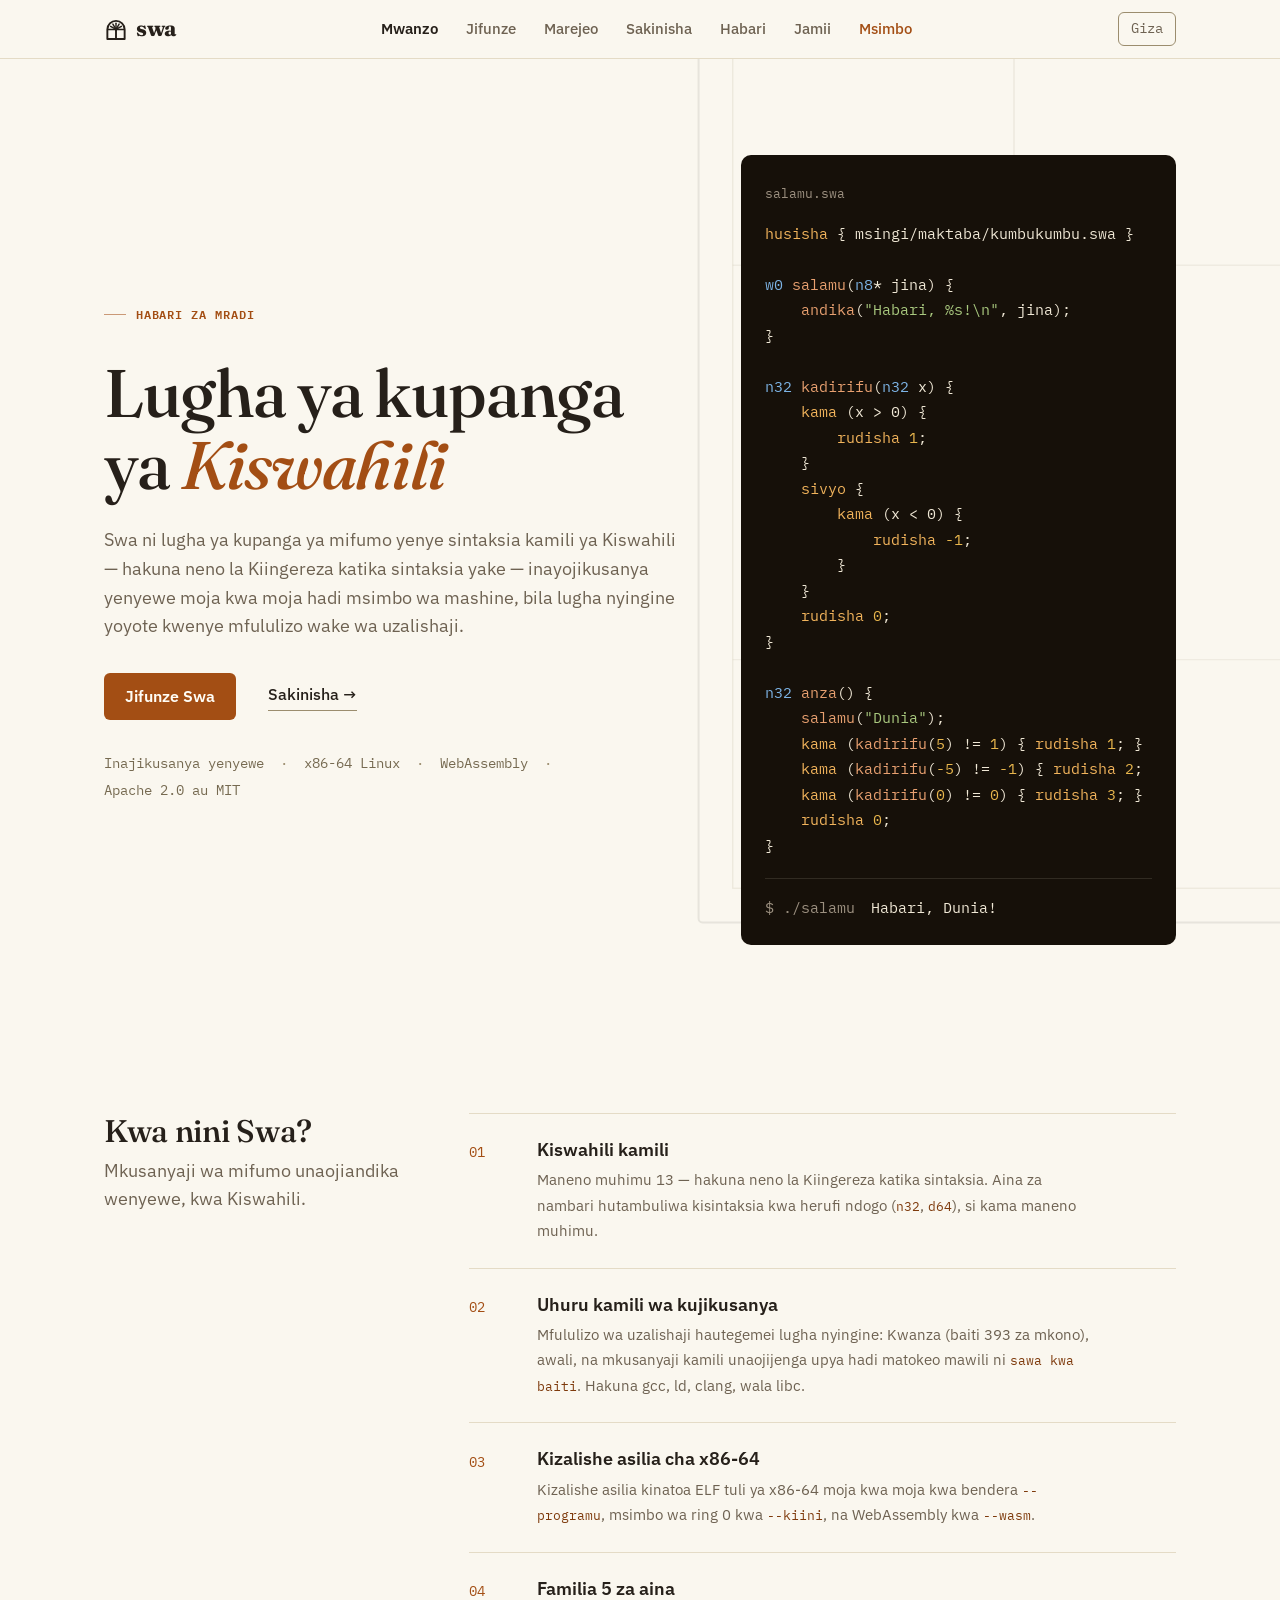
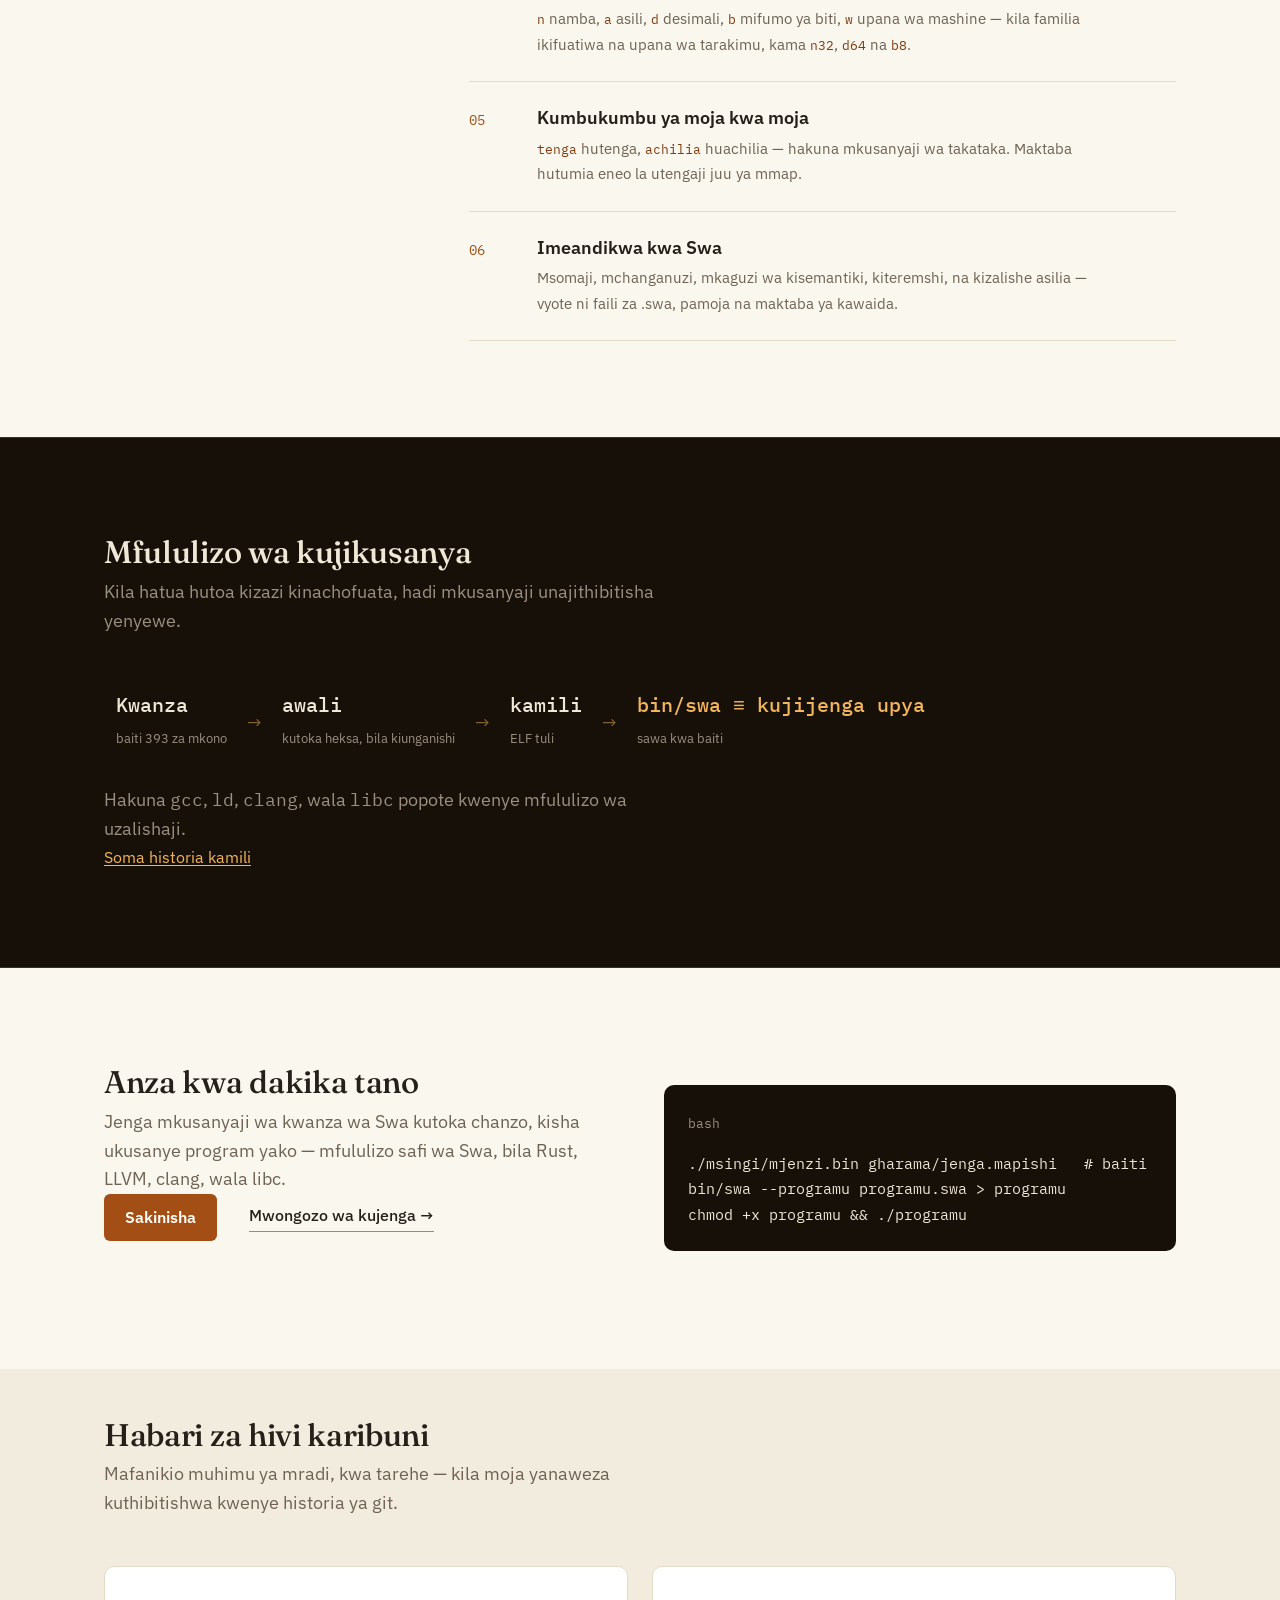
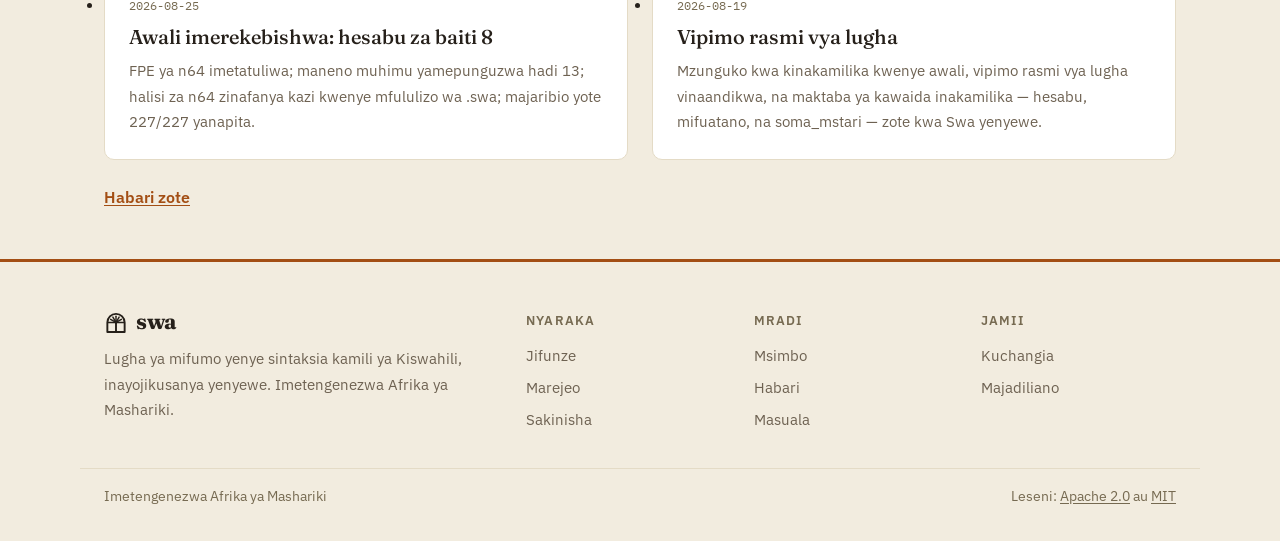
<file: index.html>
<!DOCTYPE html>
<html lang="sw">
<head>
  <meta charset="UTF-8">
  <meta name="viewport" content="width=device-width, initial-scale=1.0">
  <title>Swa — Lugha ya Kupanga ya Kiswahili</title>
  <meta name="description" content="Swa ni lugha ya kupanga ya mifumo yenye sintaksia kamili ya Kiswahili, inayojikusanya yenyewe hadi msimbo wa mashine. x86-64 Linux na WebAssembly.">
  <link rel="icon" type="image/svg+xml" href="favicon.svg">
  <link rel="canonical" href="https://lugha-swa.github.io/">
  <meta property="og:title" content="Swa — Lugha ya Kupanga ya Kiswahili">
  <meta property="og:description" content="Swa ni lugha ya kupanga ya mifumo yenye sintaksia kamili ya Kiswahili, inayojikusanya yenyewe hadi msimbo wa mashine. x86-64 Linux na WebAssembly.">
  <meta property="og:type" content="website">
  <meta property="og:url" content="https://lugha-swa.github.io/">
  <meta property="og:image" content="https://lugha-swa.github.io/favicon.svg">
  <meta name="theme-color" content="#FAF7EF">
  <script>
  (function () {
    try {
      var t = localStorage.getItem("swa-mandhari");
      if (t === "giza" || (t === null && window.matchMedia("(prefers-color-scheme: dark)").matches)) {
        document.documentElement.setAttribute("data-mandhari", "giza");
      } else if (t === "mwanga") {
        document.documentElement.setAttribute("data-mandhari", "mwanga");
      }
    } catch (e) {}
  })();
  </script>
  <link rel="preconnect" href="https://fonts.googleapis.com">
  <link rel="preconnect" href="https://fonts.gstatic.com" crossorigin>
  <link href="https://fonts.googleapis.com/css2?family=Fraunces:opsz,wght@9..144,500;9..144,600;9..144,700&family=IBM+Plex+Mono:wght@400;500;600&family=IBM+Plex+Sans:wght@400;500;600;700&display=swap" rel="stylesheet">
  <link rel="stylesheet" href="style.css">
  <script src="app.js" defer></script>
</head>
<body>
  <a class="skip-link" href="#yaliyomo">Ruka hadi yaliyomo</a>

  <header class="site-header">
    <div class="header-inner">
      <a class="logo" href="/" aria-label="Swa — kurasa ya mwanzo">
        <svg class="logo-mark" viewBox="0 0 100 100" aria-hidden="true" focusable="false"><path d="M14 92 V52 A36 36 0 0 1 86 52 V92 Z" fill="none" stroke="currentColor" stroke-width="8" stroke-linejoin="round"/><line x1="50" y1="52" x2="50" y2="90" stroke="currentColor" stroke-width="8" stroke-linecap="round"/><line x1="18" y1="52" x2="82" y2="52" stroke="currentColor" stroke-width="7" stroke-linecap="round"/><line x1="50" y1="52" x2="27.5" y2="39.0" stroke="currentColor" stroke-width="6" stroke-linecap="round"/><line x1="50" y1="52" x2="37.0" y2="29.5" stroke="currentColor" stroke-width="6" stroke-linecap="round"/><line x1="50" y1="52" x2="50.0" y2="26.0" stroke="currentColor" stroke-width="6" stroke-linecap="round"/><line x1="50" y1="52" x2="63.0" y2="29.5" stroke="currentColor" stroke-width="6" stroke-linecap="round"/><line x1="50" y1="52" x2="72.5" y2="39.0" stroke="currentColor" stroke-width="6" stroke-linecap="round"/></svg>swa
      </a>
      <nav class="nav" aria-label="Urambazaji mkuu" id="urambazaji">
        <button class="nav-toggle" type="button" aria-expanded="false" aria-controls="urambazaji">Menyu</button>
        <ul class="nav-list">
          <li><a class="nav-link active" href="/" aria-current="page">Mwanzo</a></li>
          <li><a class="nav-link" href="jifunze.html">Jifunze</a></li>
          <li><a class="nav-link" href="marejeo.html">Marejeo</a></li>
          <li><a class="nav-link" href="sakinisha.html">Sakinisha</a></li>
          <li><a class="nav-link" href="habari.html">Habari</a></li>
          <li><a class="nav-link" href="jamii.html">Jamii</a></li>
          <li><a class="nav-link nav-link-msimbo" href="https://github.com/lugha-swa/swa">Msimbo</a></li>
        </ul>
      </nav>
      <button class="theme-toggle" type="button" data-mandhari-btn aria-pressed="false">Giza</button>
    </div>
  </header>

  <main id="yaliyomo">
    <!-- ===================== MWANZO (HERO) ===================== -->
    <section class="hero">
      <svg class="mlango-sanaa" viewBox="0 0 560 760" aria-hidden="true" focusable="false">
        <rect x="40" y="30" width="480" height="700" rx="3" fill="none" stroke="var(--ink)" stroke-width="1.5" opacity=".09"/>
        <rect x="66" y="56" width="428" height="648" fill="none" stroke="var(--border-strong)" stroke-width="1" opacity=".14"/>
        <line x1="280" y1="56" x2="280" y2="704" stroke="var(--border-strong)" stroke-width="1" opacity=".14"/>
        <line x1="66" y1="230" x2="280" y2="230" stroke="var(--border-strong)" stroke-width="1" opacity=".1"/>
        <line x1="66" y1="530" x2="280" y2="530" stroke="var(--border-strong)" stroke-width="1" opacity=".1"/>
        <line x1="280" y1="230" x2="494" y2="230" stroke="var(--border-strong)" stroke-width="1" opacity=".1"/>
        <line x1="280" y1="530" x2="494" y2="530" stroke="var(--border-strong)" stroke-width="1" opacity=".1"/>
        <g class="mwanga"><circle cx="280" cy="380" r="70" fill="url(#mlango-mwanga-grad)"/></g>
        <g class="nyota" transform="translate(280 380)">
          <polygon points="0,-17 4.7,-6.5 16,0 4.7,6.5 0,17 -4.7,6.5 -16,0 -4.7,-6.5" fill="var(--accent)" opacity=".85"/>
        </g>
        <defs>
          <radialGradient id="mlango-mwanga-grad" cx="50%" cy="50%" r="50%">
            <stop offset="0%" stop-color="var(--accent)" stop-opacity=".28"/>
            <stop offset="100%" stop-color="var(--accent)" stop-opacity="0"/>
          </radialGradient>
        </defs>
      </svg>
      <div class="hero-grid">
        <div>
          <a class="eyebrow" href="habari.html">Habari za mradi</a>
          <h1 class="hero-title">Lugha ya kupanga ya <span class="accent">Kiswahili</span></h1>
          <p class="hero-lede">
            Swa ni lugha ya kupanga ya mifumo yenye sintaksia kamili ya Kiswahili —
            hakuna neno la Kiingereza katika sintaksia yake — inayojikusanya yenyewe
            moja kwa moja hadi msimbo wa mashine, bila lugha nyingine yoyote kwenye
            mfululizo wake wa uzalishaji.
          </p>
          <div class="hero-cta">
            <a class="btn btn-primary" href="jifunze.html">Jifunze Swa</a>
            <a class="kiungo-pembeni" href="sakinisha.html">Sakinisha →</a>
          </div>
          <div class="hero-stats">
            <span>Inajikusanya yenyewe</span>
            <span>x86-64 Linux</span>
            <span>WebAssembly</span>
            <span>Apache 2.0 au MIT</span>
          </div>
        </div>
        <figure class="codeblock" data-fname="salamu.swa">
          <figcaption class="codeblock-bar">
            <span class="codeblock-fname">salamu.swa</span>
            <button class="codeblock-copy" type="button">Nakili</button>
          </figcaption>
          <pre><code><span class="tok-kw">husisha</span> { msingi/maktaba/kumbukumbu.swa }

<span class="tok-type">w0</span> <span class="tok-fn">salamu</span>(<span class="tok-type">n8</span>* jina) {
    <span class="tok-fn">andika</span>(<span class="tok-str">"Habari, %s!\n"</span>, jina);
}

<span class="tok-type">n32</span> <span class="tok-fn">kadirifu</span>(<span class="tok-type">n32</span> x) {
    <span class="tok-kw">kama</span> (x &gt; 0) {
        <span class="tok-kw">rudisha</span> <span class="tok-num">1</span>;
    }
    <span class="tok-kw">sivyo</span> {
        <span class="tok-kw">kama</span> (x &lt; 0) {
            <span class="tok-kw">rudisha</span> <span class="tok-num">-1</span>;
        }
    }
    <span class="tok-kw">rudisha</span> <span class="tok-num">0</span>;
}

<span class="tok-type">n32</span> <span class="tok-fn">anza</span>() {
    <span class="tok-fn">salamu</span>(<span class="tok-str">"Dunia"</span>);
    <span class="tok-kw">kama</span> (<span class="tok-fn">kadirifu</span>(<span class="tok-num">5</span>) != <span class="tok-num">1</span>) { <span class="tok-kw">rudisha</span> <span class="tok-num">1</span>; }
    <span class="tok-kw">kama</span> (<span class="tok-fn">kadirifu</span>(<span class="tok-num">-5</span>) != <span class="tok-num">-1</span>) { <span class="tok-kw">rudisha</span> <span class="tok-num">2</span>; }
    <span class="tok-kw">kama</span> (<span class="tok-fn">kadirifu</span>(<span class="tok-num">0</span>) != <span class="tok-num">0</span>) { <span class="tok-kw">rudisha</span> <span class="tok-num">3</span>; }
    <span class="tok-kw">rudisha</span> <span class="tok-num">0</span>;
}</code></pre>
          <div class="codeblock-tokeo">
            <span class="codeblock-prompt">$ ./salamu</span>
            <span class="codeblock-pato">Habari, Dunia!</span>
          </div>
        </figure>
      </div>
    </section>

    <!-- ===================== KWA NINI SWA? ===================== -->
    <section class="section">
      <div class="wrap sifa-eneo">
        <div class="sifa-utangulizi taa-onekana">
          <h2 class="section-title">Kwa nini Swa?</h2>
          <p class="section-sub">Mkusanyaji wa mifumo unaojiandika wenyewe, kwa Kiswahili.</p>
        </div>
        <ul class="sifa-orodha taa-onekana">
          <li class="sifa-mstari">
            <span class="sifa-namba" aria-hidden="true">01</span>
            <div>
              <h3>Kiswahili kamili</h3>
              <p>Maneno muhimu 13 — hakuna neno la Kiingereza katika sintaksia. Aina za nambari hutambuliwa kisintaksia kwa herufi ndogo (<code>n32</code>, <code>d64</code>), si kama maneno muhimu.</p>
            </div>
          </li>
          <li class="sifa-mstari">
            <span class="sifa-namba" aria-hidden="true">02</span>
            <div>
              <h3>Uhuru kamili wa kujikusanya</h3>
              <p>Mfululizo wa uzalishaji hautegemei lugha nyingine: Kwanza (baiti 393 za mkono), awali, na mkusanyaji kamili unaojijenga upya hadi matokeo mawili ni <code>sawa kwa baiti</code>. Hakuna gcc, ld, clang, wala libc.</p>
            </div>
          </li>
          <li class="sifa-mstari">
            <span class="sifa-namba" aria-hidden="true">03</span>
            <div>
              <h3>Kizalishe asilia cha x86-64</h3>
              <p>Kizalishe asilia kinatoa ELF tuli ya x86-64 moja kwa moja kwa bendera <code>--programu</code>, msimbo wa ring 0 kwa <code>--kiini</code>, na WebAssembly kwa <code>--wasm</code>.</p>
            </div>
          </li>
          <li class="sifa-mstari">
            <span class="sifa-namba" aria-hidden="true">04</span>
            <div>
              <h3>Familia 5 za aina</h3>
              <p><code>n</code> namba, <code>a</code> asili, <code>d</code> desimali, <code>b</code> mifumo ya biti, <code>w</code> upana wa mashine — kila familia ikifuatiwa na upana wa tarakimu, kama <code>n32</code>, <code>d64</code> na <code>b8</code>.</p>
            </div>
          </li>
          <li class="sifa-mstari">
            <span class="sifa-namba" aria-hidden="true">05</span>
            <div>
              <h3>Kumbukumbu ya moja kwa moja</h3>
              <p><code>tenga</code> hutenga, <code>achilia</code> huachilia — hakuna mkusanyaji wa takataka. Maktaba hutumia eneo la utengaji juu ya mmap.</p>
            </div>
          </li>
          <li class="sifa-mstari">
            <span class="sifa-namba" aria-hidden="true">06</span>
            <div>
              <h3>Imeandikwa kwa Swa</h3>
              <p>Msomaji, mchanganuzi, mkaguzi wa kisemantiki, kiteremshi, na kizalishe asilia — vyote ni faili za .swa, pamoja na maktaba ya kawaida.</p>
            </div>
          </li>
        </ul>
      </div>
    </section>

    <!-- ===================== MFULULIZO WA KUJIKUSANYA ===================== -->
    <section class="band">
      <div class="wrap taa-onekana">
        <div class="section-head">
          <h2 class="section-title">Mfululizo wa kujikusanya</h2>
          <p class="section-sub">Kila hatua hutoa kizazi kinachofuata, hadi mkusanyaji unajithibitisha yenyewe.</p>
        </div>
        <ol class="mtiririko" aria-label="Mfululizo wa kujikusanya">
          <li class="hatua-kipengele"><code>Kwanza</code><span>baiti 393 za mkono</span></li>
          <li class="mtiririko-kiungo" aria-hidden="true">→</li>
          <li class="hatua-kipengele"><code>awali</code><span>kutoka heksa, bila kiunganishi</span></li>
          <li class="mtiririko-kiungo" aria-hidden="true">→</li>
          <li class="hatua-kipengele"><code>kamili</code><span>ELF tuli</span></li>
          <li class="mtiririko-kiungo" aria-hidden="true">→</li>
          <li class="hatua-kipengele hatua-thibitisho"><code>bin/swa ≡ kujijenga upya</code><span>sawa kwa baiti</span></li>
        </ol>
        <p class="section-sub">Hakuna <code>gcc</code>, <code>ld</code>, <code>clang</code>, wala <code>libc</code> popote kwenye mfululizo wa uzalishaji.</p>
        <p><a href="habari.html">Soma historia kamili</a></p>
      </div>
    </section>

    <!-- ===================== ANZA SASA ===================== -->
    <section class="section">
      <div class="split-grid">
        <div>
          <h2 class="section-title">Anza kwa dakika tano</h2>
          <p class="section-sub">
            Jenga mkusanyaji wa kwanza wa Swa kutoka chanzo, kisha ukusanye program
            yako — mfululizo safi wa Swa, bila Rust, LLVM, clang, wala libc.
          </p>
          <div class="hero-cta">
            <a class="btn btn-primary" href="sakinisha.html">Sakinisha</a>
            <a class="kiungo-pembeni" href="https://github.com/lugha-swa/swa">Mwongozo wa kujenga →</a>
          </div>
        </div>
        <figure class="codeblock" data-fname="bash">
          <figcaption class="codeblock-bar">
            <span class="codeblock-fname">bash</span>
            <button class="codeblock-copy" type="button">Nakili</button>
          </figcaption>
          <pre><code>./msingi/mjenzi.bin gharama/jenga.mapishi   # baiti 393 -&gt; kusanyiko -&gt; awali -&gt; bin/swa
bin/swa --programu programu.swa &gt; programu
chmod +x programu &amp;&amp; ./programu</code></pre>
        </figure>
      </div>
    </section>

    <!-- ===================== HABARI ===================== -->
    <section class="section section-alt">
      <div class="wrap">
        <div class="section-head">
          <h2 class="section-title">Habari za hivi karibuni</h2>
          <p class="section-sub">Mafanikio muhimu ya mradi, kwa tarehe — kila moja yanaweza kuthibitishwa kwenye historia ya git.</p>
        </div>
        <ul class="news-grid">
          <li class="post">
            <time class="post-date" datetime="2026-08-25">2026-08-25</time>
            <h2><a href="habari.html">Awali imerekebishwa: hesabu za baiti 8</a></h2>
            <p>FPE ya n64 imetatuliwa; maneno muhimu yamepunguzwa hadi 13; halisi za n64 zinafanya kazi kwenye mfululizo wa .swa; majaribio yote 227/227 yanapita.</p>
          </li>
          <li class="post">
            <time class="post-date" datetime="2026-08-19">2026-08-19</time>
            <h2><a href="habari.html">Vipimo rasmi vya lugha</a></h2>
            <p>Mzunguko kwa kinakamilika kwenye awali, vipimo rasmi vya lugha vinaandikwa, na maktaba ya kawaida inakamilika — hesabu, mifuatano, na soma_mstari — zote kwa Swa yenyewe.</p>
          </li>
        </ul>
        <a class="news-more" href="habari.html">Habari zote</a>
      </div>
    </section>
  </main>

  <footer class="site-footer">
    <div class="footer-inner">
      <div class="footer-brand">
        <a class="logo" href="/" aria-label="Swa — kurasa ya mwanzo">
          <svg class="logo-mark" viewBox="0 0 100 100" aria-hidden="true" focusable="false"><path d="M14 92 V52 A36 36 0 0 1 86 52 V92 Z" fill="none" stroke="currentColor" stroke-width="8" stroke-linejoin="round"/><line x1="50" y1="52" x2="50" y2="90" stroke="currentColor" stroke-width="8" stroke-linecap="round"/><line x1="18" y1="52" x2="82" y2="52" stroke="currentColor" stroke-width="7" stroke-linecap="round"/><line x1="50" y1="52" x2="27.5" y2="39.0" stroke="currentColor" stroke-width="6" stroke-linecap="round"/><line x1="50" y1="52" x2="37.0" y2="29.5" stroke="currentColor" stroke-width="6" stroke-linecap="round"/><line x1="50" y1="52" x2="50.0" y2="26.0" stroke="currentColor" stroke-width="6" stroke-linecap="round"/><line x1="50" y1="52" x2="63.0" y2="29.5" stroke="currentColor" stroke-width="6" stroke-linecap="round"/><line x1="50" y1="52" x2="72.5" y2="39.0" stroke="currentColor" stroke-width="6" stroke-linecap="round"/></svg>swa
        </a>
        <p>Lugha ya mifumo yenye sintaksia kamili ya Kiswahili, inayojikusanya yenyewe. Imetengenezwa Afrika ya Mashariki.</p>
      </div>
      <nav class="footer-col" aria-label="Nyaraka">
        <h4>Nyaraka</h4>
        <a href="jifunze.html">Jifunze</a>
        <a href="marejeo.html">Marejeo</a>
        <a href="sakinisha.html">Sakinisha</a>
      </nav>
      <nav class="footer-col" aria-label="Mradi">
        <h4>Mradi</h4>
        <a href="https://github.com/lugha-swa/swa">Msimbo</a>
        <a href="habari.html">Habari</a>
        <a href="https://github.com/lugha-swa/swa/issues">Masuala</a>
      </nav>
      <nav class="footer-col" aria-label="Jamii">
        <h4>Jamii</h4>
        <a href="jamii.html">Kuchangia</a>
        <a href="https://github.com/lugha-swa/swa/discussions">Majadiliano</a>
      </nav>
    </div>
    <div class="footer-bottom">
      <span>Imetengenezwa Afrika ya Mashariki</span>
      <span>Leseni: <a href="https://github.com/lugha-swa/swa/blob/main/LICENSE-APACHE">Apache 2.0</a> au <a href="https://github.com/lugha-swa/swa/blob/main/LICENSE-MIT">MIT</a></span>
    </div>
  </footer>
</body>
</html>
</file>
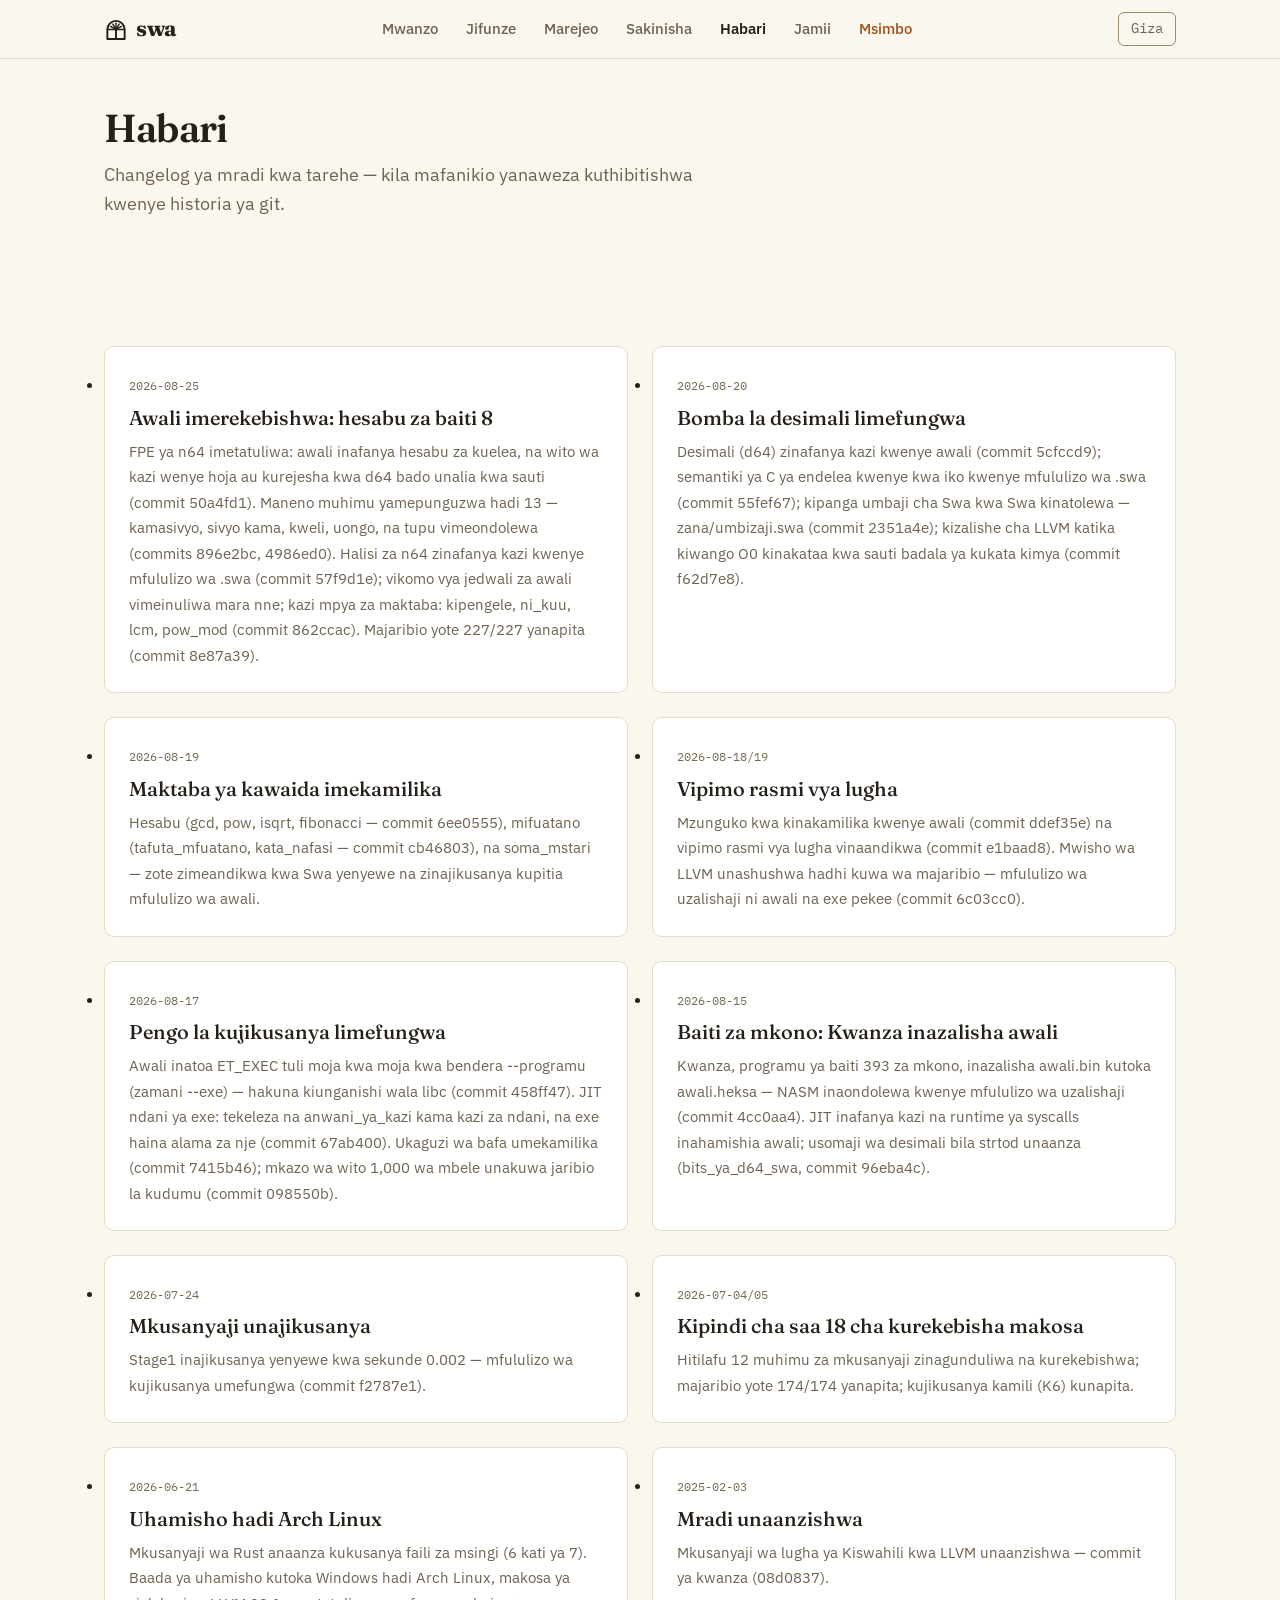
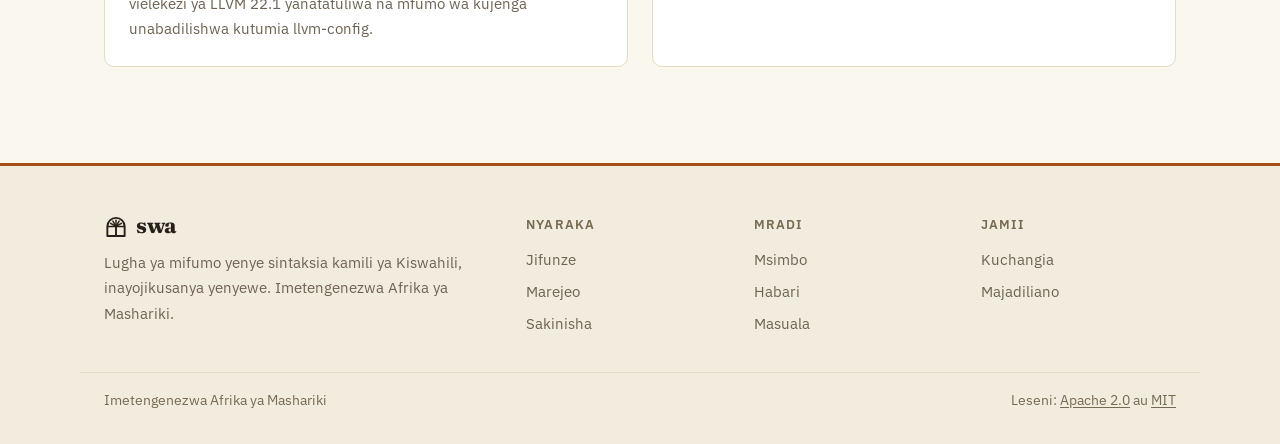
<file: habari.html>
<!DOCTYPE html>
<html lang="sw">
<head>
  <meta charset="UTF-8">
  <meta name="viewport" content="width=device-width, initial-scale=1.0">
  <title>Habari — Swa</title>
  <meta name="description" content="Changelog ya mradi wa Swa kwa tarehe — kutoka mwanzo wa mkusanyaji (2025-02-03) hadi leo.">
  <link rel="icon" type="image/svg+xml" href="favicon.svg">
  <link rel="canonical" href="https://lugha-swa.github.io/habari.html">
  <meta property="og:title" content="Habari — Swa">
  <meta property="og:description" content="Changelog ya mradi wa Swa kwa tarehe — kutoka mwanzo wa mkusanyaji (2025-02-03) hadi leo.">
  <meta property="og:type" content="website">
  <meta property="og:url" content="https://lugha-swa.github.io/habari.html">
  <meta property="og:image" content="https://lugha-swa.github.io/favicon.svg">
  <meta name="theme-color" content="#FAF7EF">
  <script>
  (function () {
    try {
      var t = localStorage.getItem("swa-mandhari");
      if (t === "giza" || (t === null && window.matchMedia("(prefers-color-scheme: dark)").matches)) {
        document.documentElement.setAttribute("data-mandhari", "giza");
      } else if (t === "mwanga") {
        document.documentElement.setAttribute("data-mandhari", "mwanga");
      }
    } catch (e) {}
  })();
  </script>
  <link rel="preconnect" href="https://fonts.googleapis.com">
  <link rel="preconnect" href="https://fonts.gstatic.com" crossorigin>
  <link href="https://fonts.googleapis.com/css2?family=Fraunces:opsz,wght@9..144,500;9..144,600;9..144,700&family=IBM+Plex+Mono:wght@400;500;600&family=IBM+Plex+Sans:wght@400;500;600;700&display=swap" rel="stylesheet">
  <link rel="stylesheet" href="style.css">
  <script src="app.js" defer></script>
</head>
<body>
  <a class="skip-link" href="#yaliyomo">Ruka hadi yaliyomo</a>

  <header class="site-header">
    <div class="header-inner">
      <a class="logo" href="/" aria-label="Swa — kurasa ya mwanzo">
        <svg class="logo-mark" viewBox="0 0 100 100" aria-hidden="true" focusable="false"><path d="M14 92 V52 A36 36 0 0 1 86 52 V92 Z" fill="none" stroke="currentColor" stroke-width="8" stroke-linejoin="round"/><line x1="50" y1="52" x2="50" y2="90" stroke="currentColor" stroke-width="8" stroke-linecap="round"/><line x1="18" y1="52" x2="82" y2="52" stroke="currentColor" stroke-width="7" stroke-linecap="round"/><line x1="50" y1="52" x2="27.5" y2="39.0" stroke="currentColor" stroke-width="6" stroke-linecap="round"/><line x1="50" y1="52" x2="37.0" y2="29.5" stroke="currentColor" stroke-width="6" stroke-linecap="round"/><line x1="50" y1="52" x2="50.0" y2="26.0" stroke="currentColor" stroke-width="6" stroke-linecap="round"/><line x1="50" y1="52" x2="63.0" y2="29.5" stroke="currentColor" stroke-width="6" stroke-linecap="round"/><line x1="50" y1="52" x2="72.5" y2="39.0" stroke="currentColor" stroke-width="6" stroke-linecap="round"/></svg>swa
      </a>
      <nav class="nav" aria-label="Urambazaji mkuu" id="urambazaji">
        <button class="nav-toggle" type="button" aria-expanded="false" aria-controls="urambazaji">Menyu</button>
        <ul class="nav-list">
          <li><a class="nav-link" href="/">Mwanzo</a></li>
          <li><a class="nav-link" href="jifunze.html">Jifunze</a></li>
          <li><a class="nav-link" href="marejeo.html">Marejeo</a></li>
          <li><a class="nav-link" href="sakinisha.html">Sakinisha</a></li>
          <li><a class="nav-link active" href="habari.html" aria-current="page">Habari</a></li>
          <li><a class="nav-link" href="jamii.html">Jamii</a></li>
          <li><a class="nav-link nav-link-msimbo" href="https://github.com/lugha-swa/swa">Msimbo</a></li>
        </ul>
      </nav>
      <button class="theme-toggle" type="button" data-mandhari-btn aria-pressed="false">Giza</button>
    </div>
  </header>

  <main id="yaliyomo">
    <div class="page-head">
      <div class="wrap">
        <h1>Habari</h1>
        <p>Changelog ya mradi kwa tarehe — kila mafanikio yanaweza kuthibitishwa kwenye historia ya git.</p>
      </div>
    </div>

    <section class="section">
      <div class="wrap">
        <ul class="news-grid">
          <li class="post">
            <time class="post-date" datetime="2026-08-25">2026-08-25</time>
            <h2><a href="https://github.com/lugha-swa/swa/commits/main">Awali imerekebishwa: hesabu za baiti 8</a></h2>
            <p>FPE ya n64 imetatuliwa: awali inafanya hesabu za kuelea, na wito wa kazi wenye hoja au kurejesha kwa d64 bado unalia kwa sauti (commit 50a4fd1). Maneno muhimu yamepunguzwa hadi 13 — kamasivyo, sivyo kama, kweli, uongo, na tupu vimeondolewa (commits 896e2bc, 4986ed0). Halisi za n64 zinafanya kazi kwenye mfululizo wa .swa (commit 57f9d1e); vikomo vya jedwali za awali vimeinuliwa mara nne; kazi mpya za maktaba: kipengele, ni_kuu, lcm, pow_mod (commit 862ccac). Majaribio yote 227/227 yanapita (commit 8e87a39).</p>
          </li>
          <li class="post">
            <time class="post-date" datetime="2026-08-20">2026-08-20</time>
            <h2><a href="https://github.com/lugha-swa/swa/commits/main">Bomba la desimali limefungwa</a></h2>
            <p>Desimali (d64) zinafanya kazi kwenye awali (commit 5cfccd9); semantiki ya C ya endelea kwenye kwa iko kwenye mfululizo wa .swa (commit 55fef67); kipanga umbaji cha Swa kwa Swa kinatolewa — zana/umbizaji.swa (commit 2351a4e); kizalishe cha LLVM katika kiwango O0 kinakataa kwa sauti badala ya kukata kimya (commit f62d7e8).</p>
          </li>
          <li class="post">
            <time class="post-date" datetime="2026-08-19">2026-08-19</time>
            <h2><a href="https://github.com/lugha-swa/swa/commits/main">Maktaba ya kawaida imekamilika</a></h2>
            <p>Hesabu (gcd, pow, isqrt, fibonacci — commit 6ee0555), mifuatano (tafuta_mfuatano, kata_nafasi — commit cb46803), na soma_mstari — zote zimeandikwa kwa Swa yenyewe na zinajikusanya kupitia mfululizo wa awali.</p>
          </li>
          <li class="post">
            <time class="post-date" datetime="2026-08-18">2026-08-18/19</time>
            <h2><a href="https://github.com/lugha-swa/swa/commits/main">Vipimo rasmi vya lugha</a></h2>
            <p>Mzunguko kwa kinakamilika kwenye awali (commit ddef35e) na vipimo rasmi vya lugha vinaandikwa (commit e1baad8). Mwisho wa LLVM unashushwa hadhi kuwa wa majaribio — mfululizo wa uzalishaji ni awali na exe pekee (commit 6c03cc0).</p>
          </li>
          <li class="post">
            <time class="post-date" datetime="2026-08-17">2026-08-17</time>
            <h2><a href="https://github.com/lugha-swa/swa/commits/main">Pengo la kujikusanya limefungwa</a></h2>
            <p>Awali inatoa ET_EXEC tuli moja kwa moja kwa bendera --programu (zamani --exe) — hakuna kiunganishi wala libc (commit 458ff47). JIT ndani ya exe: tekeleza na anwani_ya_kazi kama kazi za ndani, na exe haina alama za nje (commit 67ab400). Ukaguzi wa bafa umekamilika (commit 7415b46); mkazo wa wito 1,000 wa mbele unakuwa jaribio la kudumu (commit 098550b).</p>
          </li>
          <li class="post">
            <time class="post-date" datetime="2026-08-15">2026-08-15</time>
            <h2><a href="https://github.com/lugha-swa/swa/commits/main">Baiti za mkono: Kwanza inazalisha awali</a></h2>
            <p>Kwanza, programu ya baiti 393 za mkono, inazalisha awali.bin kutoka awali.heksa — NASM inaondolewa kwenye mfululizo wa uzalishaji (commit 4cc0aa4). JIT inafanya kazi na runtime ya syscalls inahamishia awali; usomaji wa desimali bila strtod unaanza (bits_ya_d64_swa, commit 96eba4c).</p>
          </li>
          <li class="post">
            <time class="post-date" datetime="2026-07-24">2026-07-24</time>
            <h2><a href="https://github.com/lugha-swa/swa/commits/main">Mkusanyaji unajikusanya</a></h2>
            <p>Stage1 inajikusanya yenyewe kwa sekunde 0.002 — mfululizo wa kujikusanya umefungwa (commit f2787e1).</p>
          </li>
          <li class="post">
            <time class="post-date" datetime="2026-07-04">2026-07-04/05</time>
            <h2><a href="https://github.com/lugha-swa/swa/commits/main">Kipindi cha saa 18 cha kurekebisha makosa</a></h2>
            <p>Hitilafu 12 muhimu za mkusanyaji zinagunduliwa na kurekebishwa; majaribio yote 174/174 yanapita; kujikusanya kamili (K6) kunapita.</p>
          </li>
          <li class="post">
            <time class="post-date" datetime="2026-06-21">2026-06-21</time>
            <h2><a href="https://github.com/lugha-swa/swa/commits/main">Uhamisho hadi Arch Linux</a></h2>
            <p>Mkusanyaji wa Rust anaanza kukusanya faili za msingi (6 kati ya 7). Baada ya uhamisho kutoka Windows hadi Arch Linux, makosa ya vielekezi ya LLVM 22.1 yanatatuliwa na mfumo wa kujenga unabadilishwa kutumia llvm-config.</p>
          </li>
          <li class="post">
            <time class="post-date" datetime="2025-02-03">2025-02-03</time>
            <h2><a href="https://github.com/lugha-swa/swa/commits/main">Mradi unaanzishwa</a></h2>
            <p>Mkusanyaji wa lugha ya Kiswahili kwa LLVM unaanzishwa — commit ya kwanza (08d0837).</p>
          </li>
        </ul>
      </div>
    </section>
  </main>

  <footer class="site-footer">
    <div class="footer-inner">
      <div class="footer-brand">
        <a class="logo" href="/" aria-label="Swa — kurasa ya mwanzo">
          <svg class="logo-mark" viewBox="0 0 100 100" aria-hidden="true" focusable="false"><path d="M14 92 V52 A36 36 0 0 1 86 52 V92 Z" fill="none" stroke="currentColor" stroke-width="8" stroke-linejoin="round"/><line x1="50" y1="52" x2="50" y2="90" stroke="currentColor" stroke-width="8" stroke-linecap="round"/><line x1="18" y1="52" x2="82" y2="52" stroke="currentColor" stroke-width="7" stroke-linecap="round"/><line x1="50" y1="52" x2="27.5" y2="39.0" stroke="currentColor" stroke-width="6" stroke-linecap="round"/><line x1="50" y1="52" x2="37.0" y2="29.5" stroke="currentColor" stroke-width="6" stroke-linecap="round"/><line x1="50" y1="52" x2="50.0" y2="26.0" stroke="currentColor" stroke-width="6" stroke-linecap="round"/><line x1="50" y1="52" x2="63.0" y2="29.5" stroke="currentColor" stroke-width="6" stroke-linecap="round"/><line x1="50" y1="52" x2="72.5" y2="39.0" stroke="currentColor" stroke-width="6" stroke-linecap="round"/></svg>swa
        </a>
        <p>Lugha ya mifumo yenye sintaksia kamili ya Kiswahili, inayojikusanya yenyewe. Imetengenezwa Afrika ya Mashariki.</p>
      </div>
      <nav class="footer-col" aria-label="Nyaraka">
        <h4>Nyaraka</h4>
        <a href="jifunze.html">Jifunze</a>
        <a href="marejeo.html">Marejeo</a>
        <a href="sakinisha.html">Sakinisha</a>
      </nav>
      <nav class="footer-col" aria-label="Mradi">
        <h4>Mradi</h4>
        <a href="https://github.com/lugha-swa/swa">Msimbo</a>
        <a href="habari.html">Habari</a>
        <a href="https://github.com/lugha-swa/swa/issues">Masuala</a>
      </nav>
      <nav class="footer-col" aria-label="Jamii">
        <h4>Jamii</h4>
        <a href="jamii.html">Kuchangia</a>
        <a href="https://github.com/lugha-swa/swa/discussions">Majadiliano</a>
      </nav>
    </div>
    <div class="footer-bottom">
      <span>Imetengenezwa Afrika ya Mashariki</span>
      <span>Leseni: <a href="https://github.com/lugha-swa/swa/blob/main/LICENSE-APACHE">Apache 2.0</a> au <a href="https://github.com/lugha-swa/swa/blob/main/LICENSE-MIT">MIT</a></span>
    </div>
  </footer>
</body>
</html>
</file>
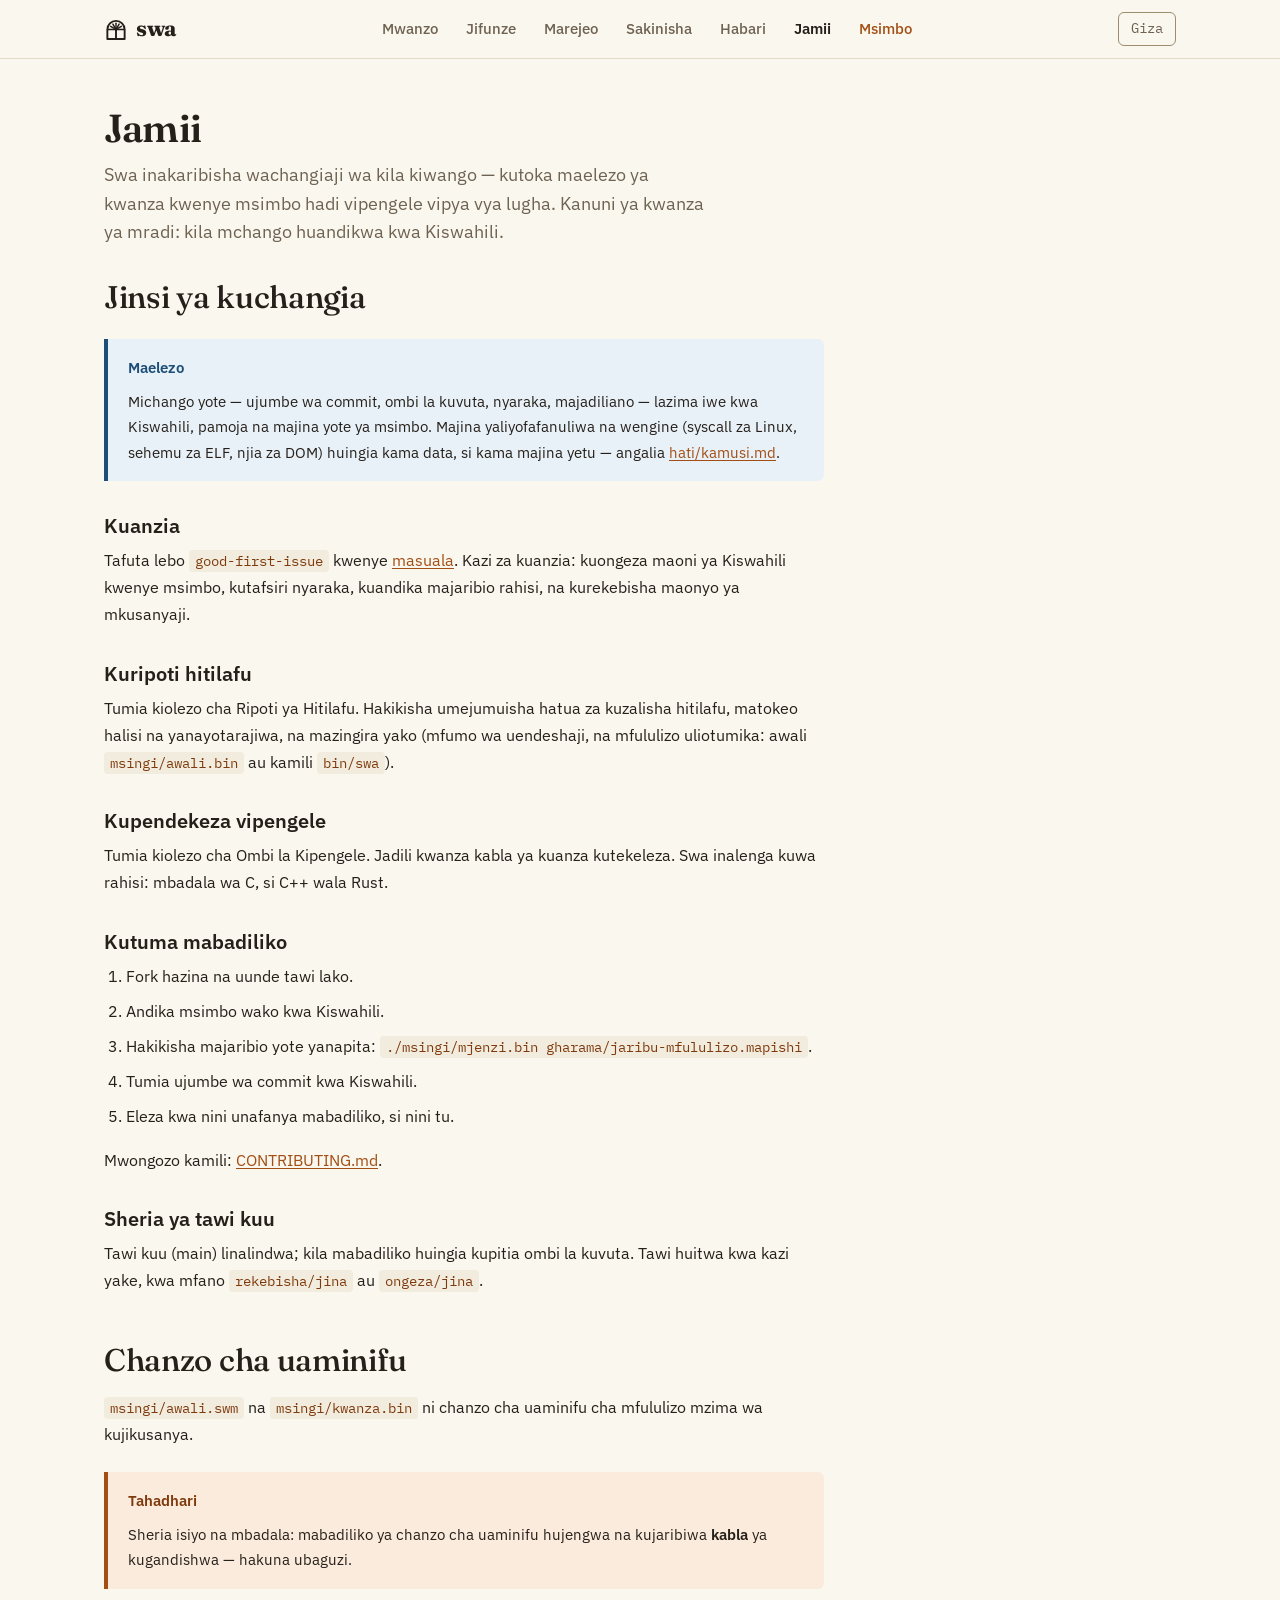
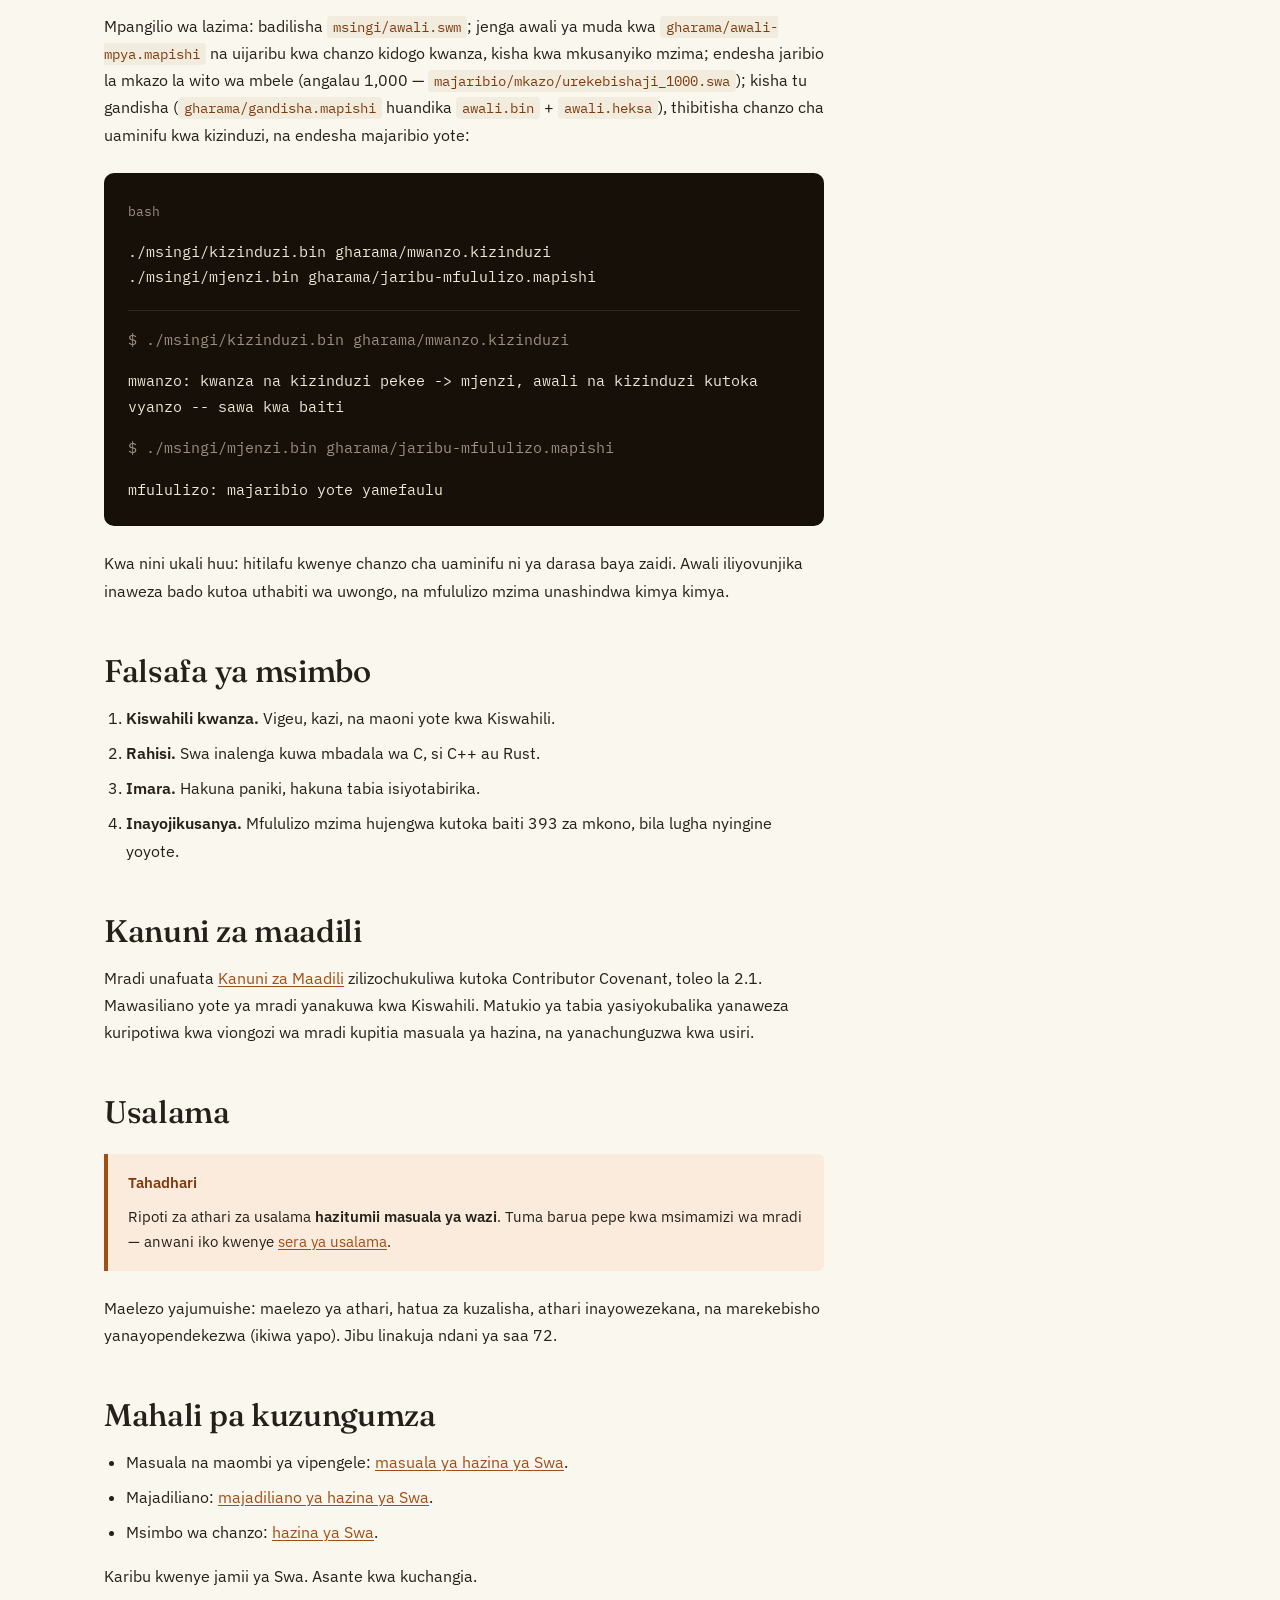
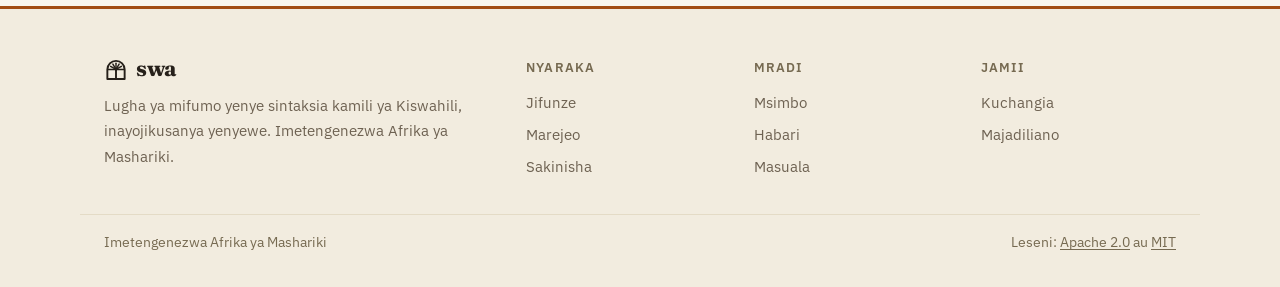
<file: jamii.html>
<!doctype html>
<html lang="sw">
<head>
  <meta charset="utf-8">
  <meta name="viewport" content="width=device-width, initial-scale=1">
  <title>Jamii — Swa</title>
  <meta name="description" content="Jinsi ya kuchangia Swa: masuala, majadiliano, kanuni za maadili, sheria ya chanzo cha uaminifu, na sera ya usalama.">
  <link rel="canonical" href="https://lugha-swa.github.io/jamii.html">
  <meta property="og:title" content="Jamii — Swa">
  <meta property="og:description" content="Jinsi ya kuchangia Swa: michango yote kwa Kiswahili, ombi la kuvuta pekee kwenye tawi kuu, sheria ya chanzo cha uaminifu, na sera ya usalama.">
  <meta property="og:image" content="https://lugha-swa.github.io/favicon.svg">
  <meta name="theme-color" content="#FAF7EF">
  <link rel="icon" type="image/svg+xml" href="favicon.svg">
  <link rel="preconnect" href="https://fonts.googleapis.com">
  <link rel="preconnect" href="https://fonts.gstatic.com" crossorigin>
  <link href="https://fonts.googleapis.com/css2?family=Fraunces:opsz,wght@9..144,500;9..144,600;9..144,700&family=IBM+Plex+Mono:wght@400;500;600&family=IBM+Plex+Sans:wght@400;500;600;700&display=swap" rel="stylesheet">
  <script>
  (function () {
    try {
      var t = localStorage.getItem("swa-mandhari");
      if (t === "giza" || (t === null && window.matchMedia("(prefers-color-scheme: dark)").matches)) {
        document.documentElement.setAttribute("data-mandhari", "giza");
      } else if (t === "mwanga") {
        document.documentElement.setAttribute("data-mandhari", "mwanga");
      }
    } catch (e) {}
  })();
  </script>
  <link rel="stylesheet" href="style.css">
  <script src="app.js" defer></script>
</head>
<body>
  <a class="skip-link" href="#yaliyomo">Ruka hadi yaliyomo</a>

  <header class="site-header">
    <div class="header-inner">
      <a class="logo" href="/" aria-label="Swa — kurasa ya mwanzo">
        <svg class="logo-mark" viewBox="0 0 100 100" aria-hidden="true"><path d="M14 92 V52 A36 36 0 0 1 86 52 V92 Z" fill="none" stroke="currentColor" stroke-width="8" stroke-linejoin="round"/><line x1="50" y1="52" x2="50" y2="90" stroke="currentColor" stroke-width="8" stroke-linecap="round"/><line x1="18" y1="52" x2="82" y2="52" stroke="currentColor" stroke-width="7" stroke-linecap="round"/><line x1="50" y1="52" x2="27.5" y2="39.0" stroke="currentColor" stroke-width="6" stroke-linecap="round"/><line x1="50" y1="52" x2="37.0" y2="29.5" stroke="currentColor" stroke-width="6" stroke-linecap="round"/><line x1="50" y1="52" x2="50.0" y2="26.0" stroke="currentColor" stroke-width="6" stroke-linecap="round"/><line x1="50" y1="52" x2="63.0" y2="29.5" stroke="currentColor" stroke-width="6" stroke-linecap="round"/><line x1="50" y1="52" x2="72.5" y2="39.0" stroke="currentColor" stroke-width="6" stroke-linecap="round"/></svg>swa
      </a>
      <nav class="nav" aria-label="Urambazaji mkuu" id="urambazaji">
        <button class="nav-toggle" type="button" aria-expanded="false" aria-controls="urambazaji">Menyu</button>
        <ul class="nav-list">
          <li><a class="nav-link" href="/">Mwanzo</a></li>
          <li><a class="nav-link" href="jifunze.html">Jifunze</a></li>
          <li><a class="nav-link" href="marejeo.html">Marejeo</a></li>
          <li><a class="nav-link" href="sakinisha.html">Sakinisha</a></li>
          <li><a class="nav-link" href="habari.html">Habari</a></li>
          <li><a class="nav-link active" href="jamii.html" aria-current="page">Jamii</a></li>
          <li><a class="nav-link nav-link-msimbo" href="https://github.com/lugha-swa/swa">Msimbo</a></li>
        </ul>
      </nav>
      <button class="theme-toggle" type="button" data-mandhari-btn aria-pressed="false">Giza</button>
    </div>
  </header>

  <main id="yaliyomo" class="wrap">
    <div class="page-head">
      <h1>Jamii</h1>
      <p>Swa inakaribisha wachangiaji wa kila kiwango — kutoka maelezo ya kwanza kwenye msimbo hadi vipengele vipya vya lugha. Kanuni ya kwanza ya mradi: kila mchango huandikwa kwa Kiswahili.</p>
    </div>

    <div class="prose">
      <h2 id="kuchangia">Jinsi ya kuchangia</h2>

      <aside class="callout callout-maelezo" role="note">
        <p class="callout-title">Maelezo</p>
        <p>Michango yote — ujumbe wa commit, ombi la kuvuta, nyaraka, majadiliano — lazima iwe kwa Kiswahili, pamoja na majina yote ya msimbo. Majina yaliyofafanuliwa na wengine (syscall za Linux, sehemu za ELF, njia za DOM) huingia kama data, si kama majina yetu — angalia <a href="https://github.com/lugha-swa/swa/blob/main/hati/kamusi.md">hati/kamusi.md</a>.</p>
      </aside>

      <h3>Kuanzia</h3>
      <p>Tafuta lebo <code>good-first-issue</code> kwenye <a href="https://github.com/lugha-swa/swa/issues">masuala</a>. Kazi za kuanzia: kuongeza maoni ya Kiswahili kwenye msimbo, kutafsiri nyaraka, kuandika majaribio rahisi, na kurekebisha maonyo ya mkusanyaji.</p>

      <h3>Kuripoti hitilafu</h3>
      <p>Tumia kiolezo cha Ripoti ya Hitilafu. Hakikisha umejumuisha hatua za kuzalisha hitilafu, matokeo halisi na yanayotarajiwa, na mazingira yako (mfumo wa uendeshaji, na mfululizo uliotumika: awali <code>msingi/awali.bin</code> au kamili <code>bin/swa</code>).</p>

      <h3>Kupendekeza vipengele</h3>
      <p>Tumia kiolezo cha Ombi la Kipengele. Jadili kwanza kabla ya kuanza kutekeleza. Swa inalenga kuwa rahisi: mbadala wa C, si C++ wala Rust.</p>

      <h3>Kutuma mabadiliko</h3>
      <ol>
        <li>Fork hazina na uunde tawi lako.</li>
        <li>Andika msimbo wako kwa Kiswahili.</li>
        <li>Hakikisha majaribio yote yanapita: <code>./msingi/mjenzi.bin gharama/jaribu-mfululizo.mapishi</code>.</li>
        <li>Tumia ujumbe wa commit kwa Kiswahili.</li>
        <li>Eleza kwa nini unafanya mabadiliko, si nini tu.</li>
      </ol>
      <p>Mwongozo kamili: <a href="https://github.com/lugha-swa/swa/blob/main/CONTRIBUTING.md">CONTRIBUTING.md</a>.</p>

      <h3>Sheria ya tawi kuu</h3>
      <p>Tawi kuu (main) linalindwa; kila mabadiliko huingia kupitia ombi la kuvuta. Tawi huitwa kwa kazi yake, kwa mfano <code>rekebisha/jina</code> au <code>ongeza/jina</code>.</p>

      <h2 id="chanzo-cha-uaminifu">Chanzo cha uaminifu</h2>
      <p><code>msingi/awali.swm</code> na <code>msingi/kwanza.bin</code> ni chanzo cha uaminifu cha mfululizo mzima wa kujikusanya.</p>

      <aside class="callout callout-tahadhari" role="note">
        <p class="callout-title">Tahadhari</p>
        <p>Sheria isiyo na mbadala: mabadiliko ya chanzo cha uaminifu hujengwa na kujaribiwa <strong>kabla</strong> ya kugandishwa — hakuna ubaguzi.</p>
      </aside>

      <p>Mpangilio wa lazima: badilisha <code>msingi/awali.swm</code>; jenga awali ya muda kwa <code>gharama/awali-mpya.mapishi</code> na uijaribu kwa chanzo kidogo kwanza, kisha kwa mkusanyiko mzima; endesha jaribio la mkazo la wito wa mbele (angalau 1,000 — <code>majaribio/mkazo/urekebishaji_1000.swa</code>); kisha tu gandisha (<code>gharama/gandisha.mapishi</code> huandika <code>awali.bin</code> + <code>awali.heksa</code>), thibitisha chanzo cha uaminifu kwa kizinduzi, na endesha majaribio yote:</p>

      <figure class="codeblock" data-fname="bash">
        <figcaption class="codeblock-bar">
          <span class="codeblock-fname">bash</span>
          <button class="codeblock-copy" type="button">Nakili</button>
        </figcaption>
        <pre><code>./msingi/kizinduzi.bin gharama/mwanzo.kizinduzi
./msingi/mjenzi.bin gharama/jaribu-mfululizo.mapishi</code></pre>
        <div class="codeblock-tokeo">
          <span class="codeblock-prompt">$ ./msingi/kizinduzi.bin gharama/mwanzo.kizinduzi</span>
          <span class="codeblock-pato">mwanzo: kwanza na kizinduzi pekee -&gt; mjenzi, awali na kizinduzi kutoka vyanzo -- sawa kwa baiti</span>
          <span class="codeblock-prompt">$ ./msingi/mjenzi.bin gharama/jaribu-mfululizo.mapishi</span>
          <span class="codeblock-pato">mfululizo: majaribio yote yamefaulu</span>
        </div>
      </figure>

      <p>Kwa nini ukali huu: hitilafu kwenye chanzo cha uaminifu ni ya darasa baya zaidi. Awali iliyovunjika inaweza bado kutoa uthabiti wa uwongo, na mfululizo mzima unashindwa kimya kimya.</p>

      <h2 id="falsafa">Falsafa ya msimbo</h2>
      <ol>
        <li><strong>Kiswahili kwanza.</strong> Vigeu, kazi, na maoni yote kwa Kiswahili.</li>
        <li><strong>Rahisi.</strong> Swa inalenga kuwa mbadala wa C, si C++ au Rust.</li>
        <li><strong>Imara.</strong> Hakuna paniki, hakuna tabia isiyotabirika.</li>
        <li><strong>Inayojikusanya.</strong> Mfululizo mzima hujengwa kutoka baiti 393 za mkono, bila lugha nyingine yoyote.</li>
      </ol>

      <h2 id="maadili">Kanuni za maadili</h2>
      <p>Mradi unafuata <a href="https://github.com/lugha-swa/swa/blob/main/CODE_OF_CONDUCT.md">Kanuni za Maadili</a> zilizochukuliwa kutoka Contributor Covenant, toleo la 2.1. Mawasiliano yote ya mradi yanakuwa kwa Kiswahili. Matukio ya tabia yasiyokubalika yanaweza kuripotiwa kwa viongozi wa mradi kupitia masuala ya hazina, na yanachunguzwa kwa usiri.</p>

      <h2 id="usalama">Usalama</h2>

      <aside class="callout callout-tahadhari" role="note">
        <p class="callout-title">Tahadhari</p>
        <p>Ripoti za athari za usalama <strong>hazitumii masuala ya wazi</strong>. Tuma barua pepe kwa msimamizi wa mradi — anwani iko kwenye <a href="https://github.com/lugha-swa/swa/blob/main/SECURITY.md">sera ya usalama</a>.</p>
      </aside>

      <p>Maelezo yajumuishe: maelezo ya athari, hatua za kuzalisha, athari inayowezekana, na marekebisho yanayopendekezwa (ikiwa yapo). Jibu linakuja ndani ya saa 72.</p>

      <h2 id="mahali">Mahali pa kuzungumza</h2>
      <ul>
        <li>Masuala na maombi ya vipengele: <a href="https://github.com/lugha-swa/swa/issues">masuala ya hazina ya Swa</a>.</li>
        <li>Majadiliano: <a href="https://github.com/lugha-swa/swa/discussions">majadiliano ya hazina ya Swa</a>.</li>
        <li>Msimbo wa chanzo: <a href="https://github.com/lugha-swa/swa">hazina ya Swa</a>.</li>
      </ul>

      <p>Karibu kwenye jamii ya Swa. Asante kwa kuchangia.</p>
    </div>
  </main>

  <footer class="site-footer">
    <div class="footer-inner">
      <div class="footer-brand">
        <a class="logo" href="/" aria-label="Swa — kurasa ya mwanzo">
          <svg class="logo-mark" viewBox="0 0 100 100" aria-hidden="true"><path d="M14 92 V52 A36 36 0 0 1 86 52 V92 Z" fill="none" stroke="currentColor" stroke-width="8" stroke-linejoin="round"/><line x1="50" y1="52" x2="50" y2="90" stroke="currentColor" stroke-width="8" stroke-linecap="round"/><line x1="18" y1="52" x2="82" y2="52" stroke="currentColor" stroke-width="7" stroke-linecap="round"/><line x1="50" y1="52" x2="27.5" y2="39.0" stroke="currentColor" stroke-width="6" stroke-linecap="round"/><line x1="50" y1="52" x2="37.0" y2="29.5" stroke="currentColor" stroke-width="6" stroke-linecap="round"/><line x1="50" y1="52" x2="50.0" y2="26.0" stroke="currentColor" stroke-width="6" stroke-linecap="round"/><line x1="50" y1="52" x2="63.0" y2="29.5" stroke="currentColor" stroke-width="6" stroke-linecap="round"/><line x1="50" y1="52" x2="72.5" y2="39.0" stroke="currentColor" stroke-width="6" stroke-linecap="round"/></svg>swa
        </a>
        <p>Lugha ya mifumo yenye sintaksia kamili ya Kiswahili, inayojikusanya yenyewe. Imetengenezwa Afrika ya Mashariki.</p>
      </div>
      <nav class="footer-col" aria-label="Nyaraka">
        <h4>Nyaraka</h4>
        <a href="jifunze.html">Jifunze</a>
        <a href="marejeo.html">Marejeo</a>
        <a href="sakinisha.html">Sakinisha</a>
      </nav>
      <nav class="footer-col" aria-label="Mradi">
        <h4>Mradi</h4>
        <a href="https://github.com/lugha-swa/swa">Msimbo</a>
        <a href="habari.html">Habari</a>
        <a href="https://github.com/lugha-swa/swa/issues">Masuala</a>
      </nav>
      <nav class="footer-col" aria-label="Jamii">
        <h4>Jamii</h4>
        <a href="jamii.html">Kuchangia</a>
        <a href="https://github.com/lugha-swa/swa/discussions">Majadiliano</a>
      </nav>
    </div>
    <div class="footer-bottom">
      <span>Imetengenezwa Afrika ya Mashariki</span>
      <span>Leseni: <a href="https://github.com/lugha-swa/swa/blob/main/LICENSE-APACHE">Apache 2.0</a> au <a href="https://github.com/lugha-swa/swa/blob/main/LICENSE-MIT">MIT</a></span>
    </div>
  </footer>
</body>
</html>
</file>
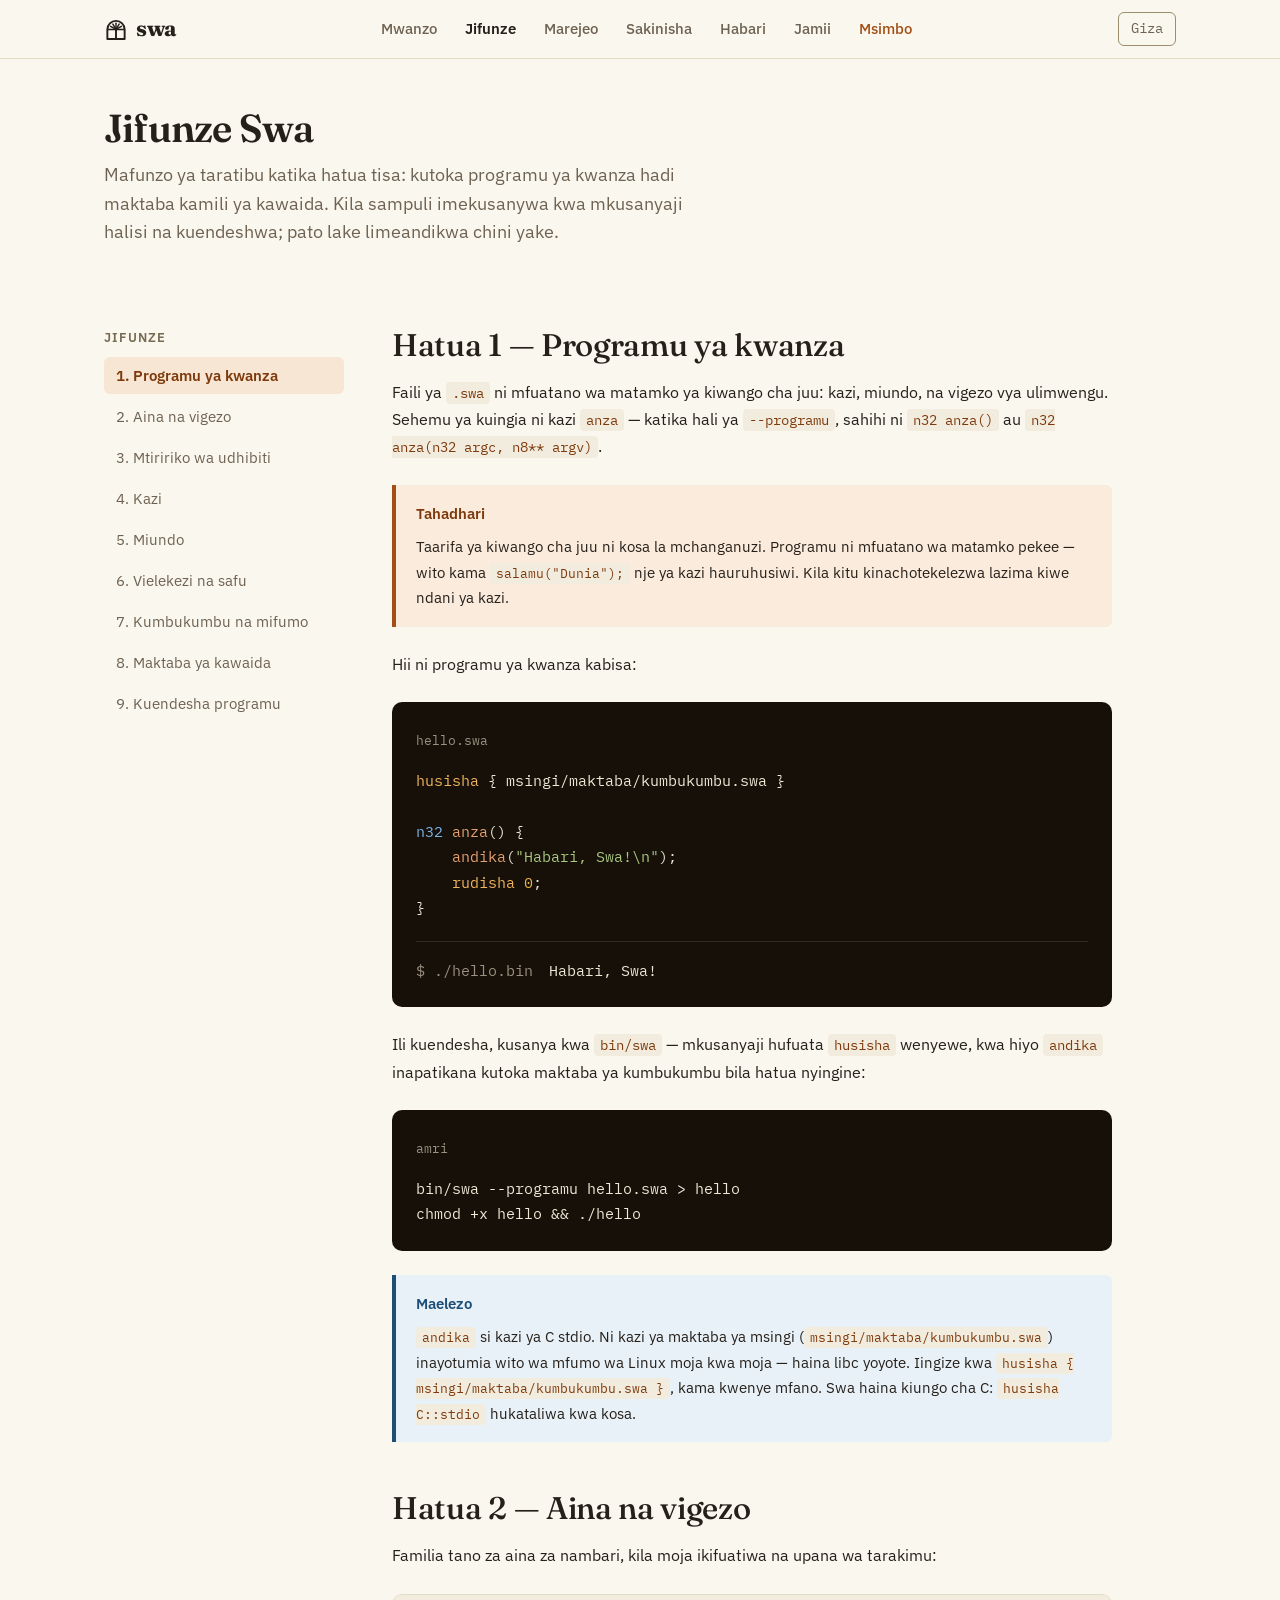
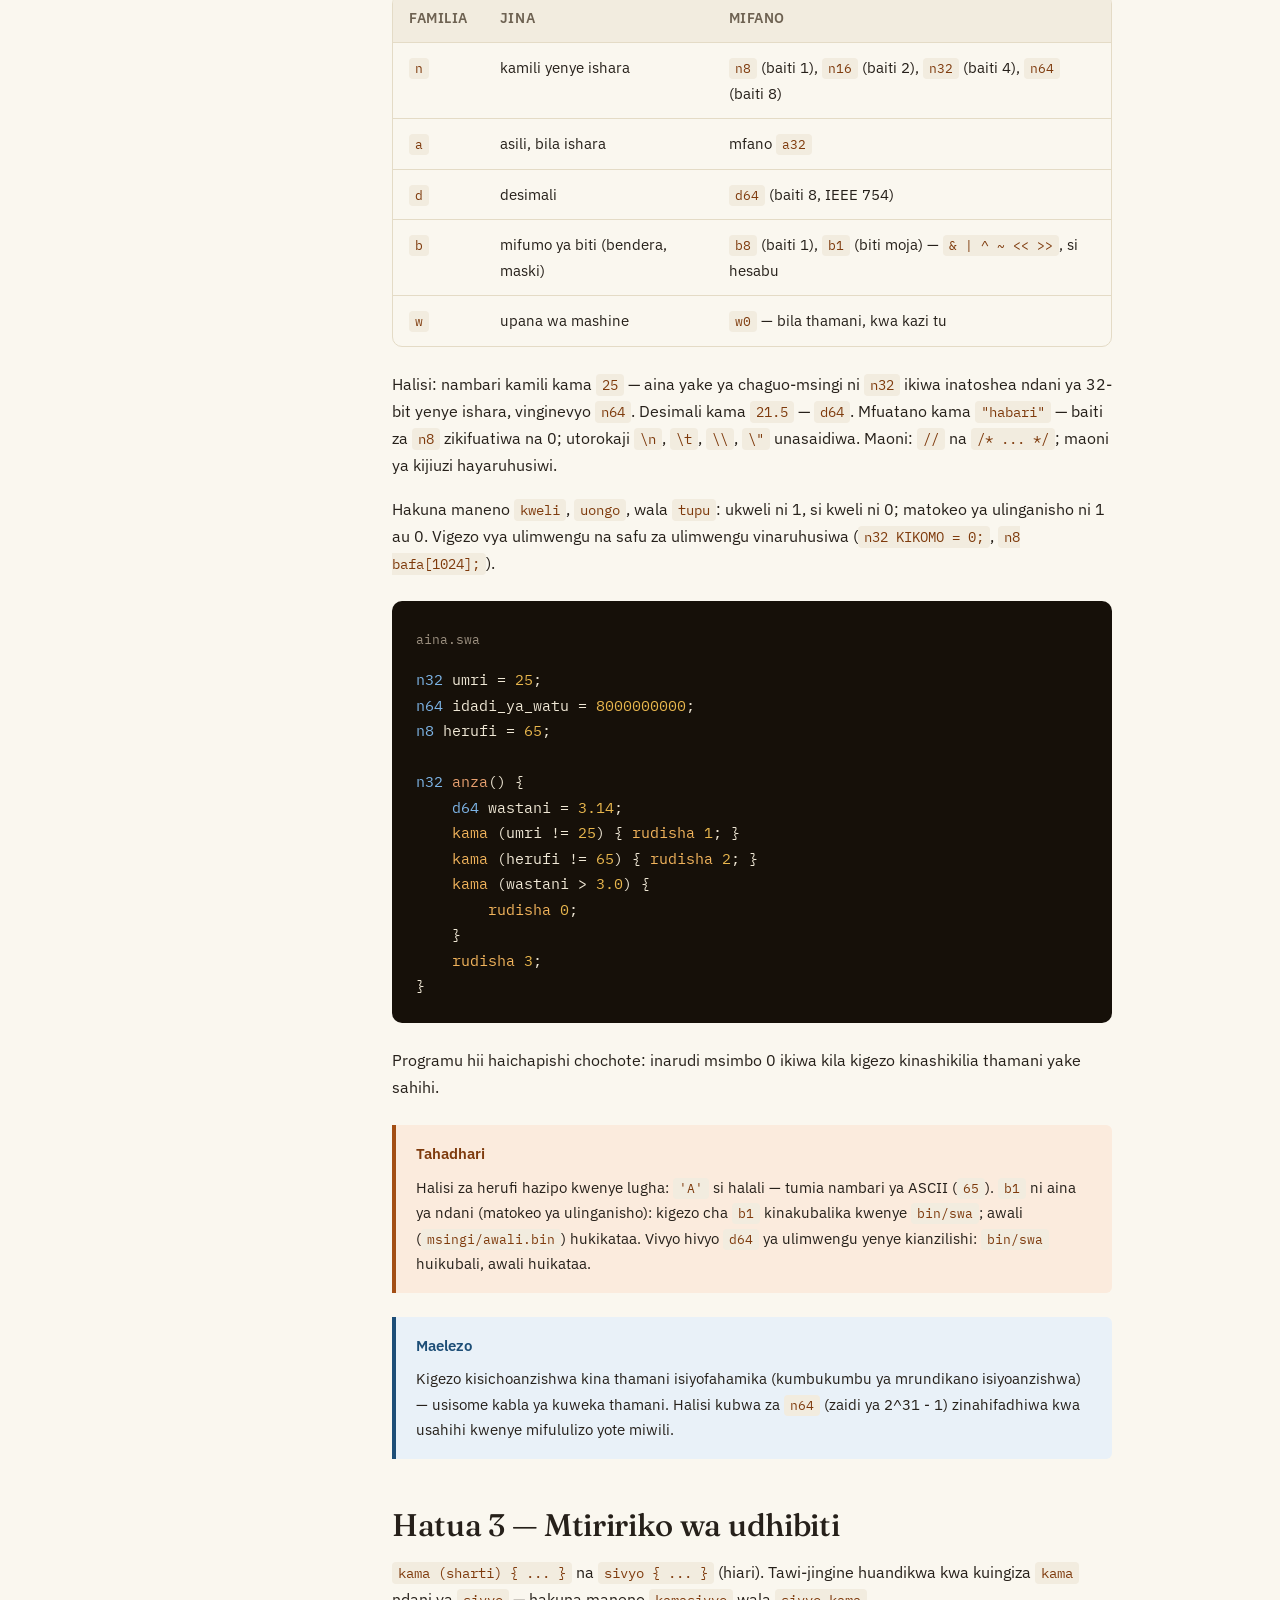
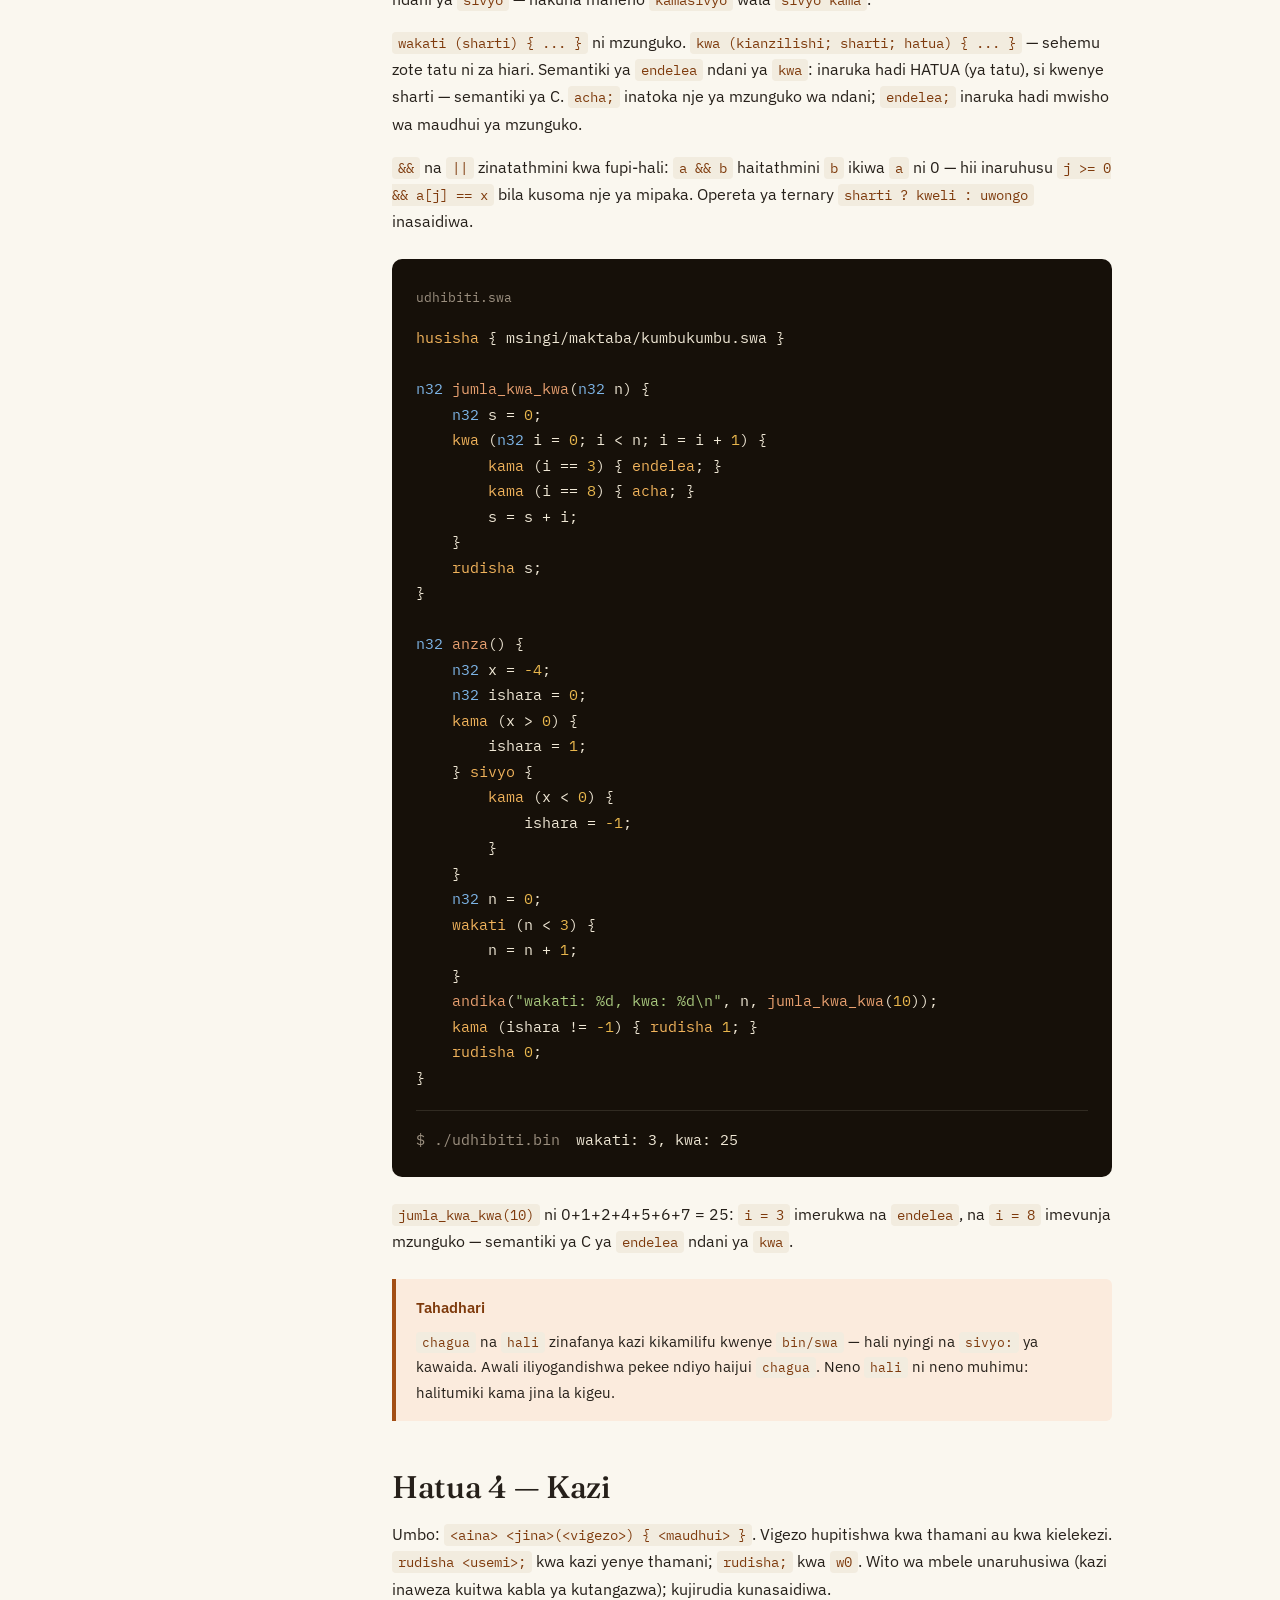
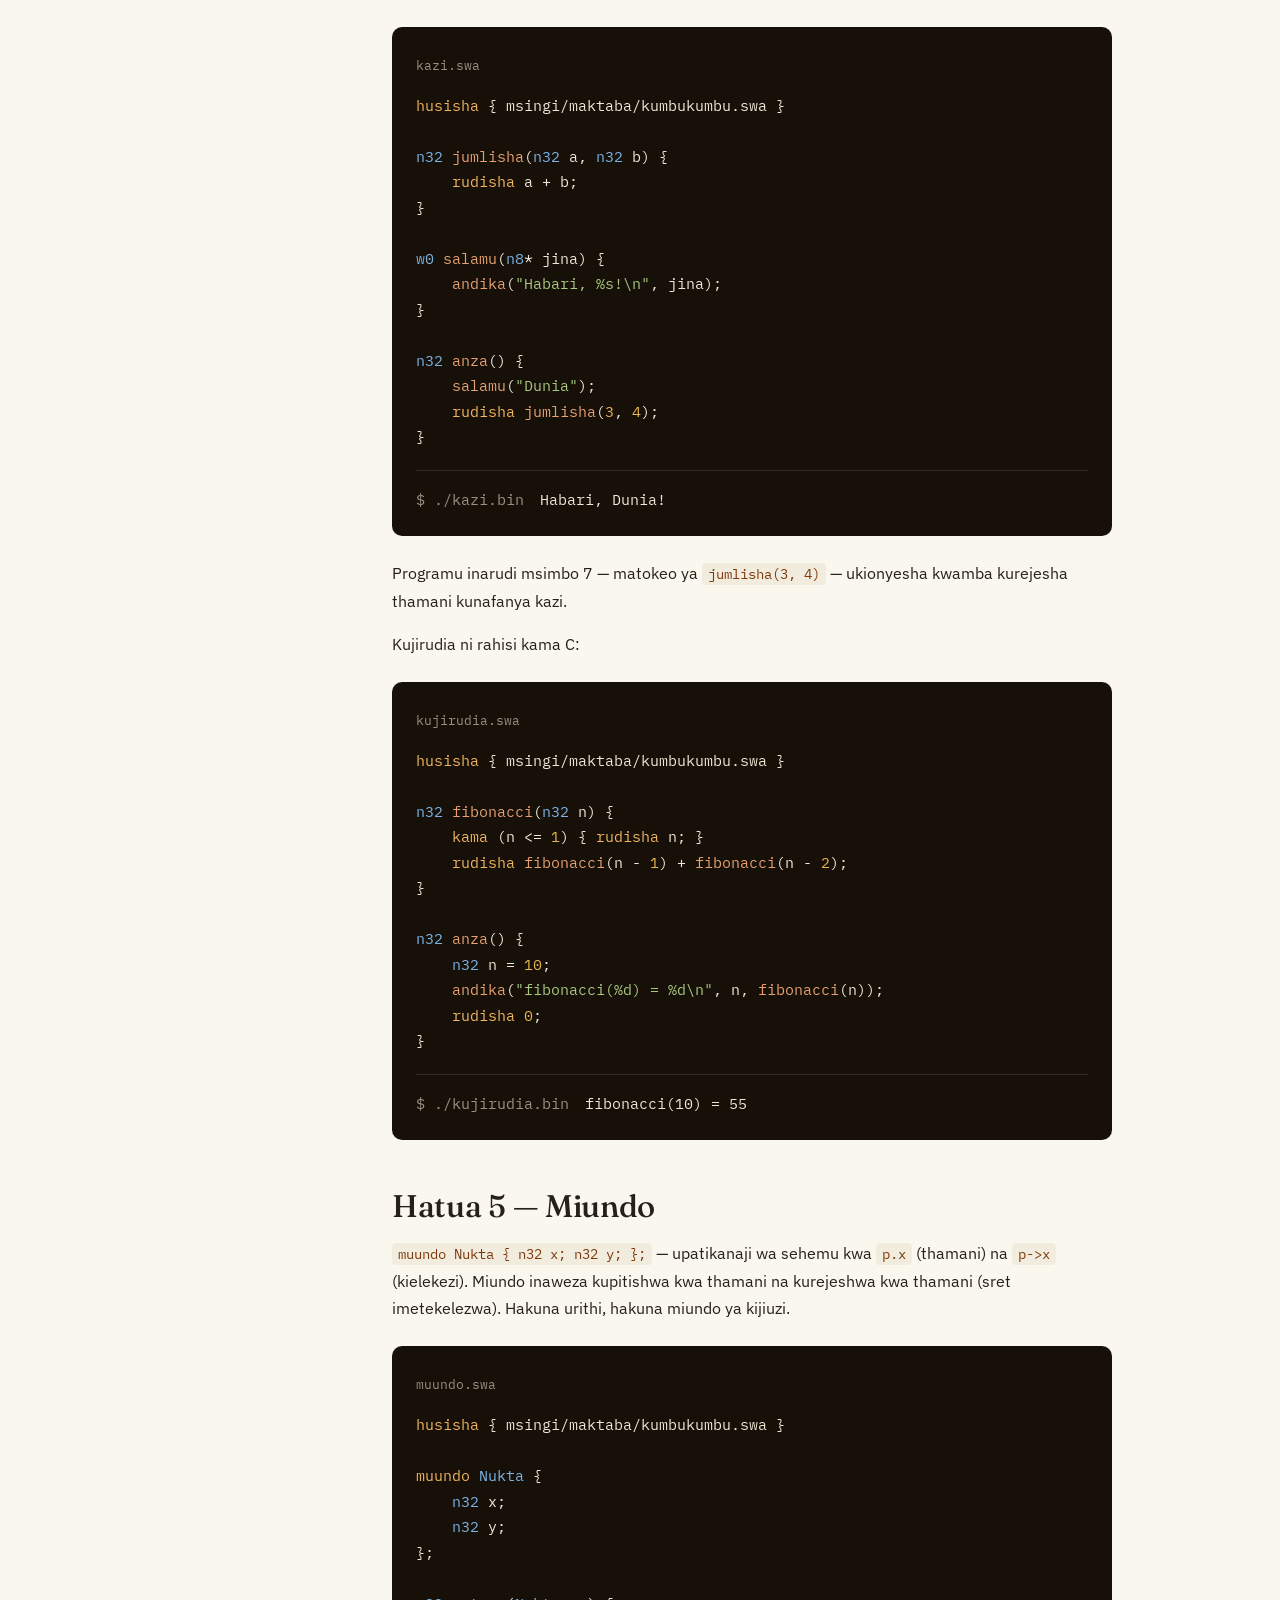
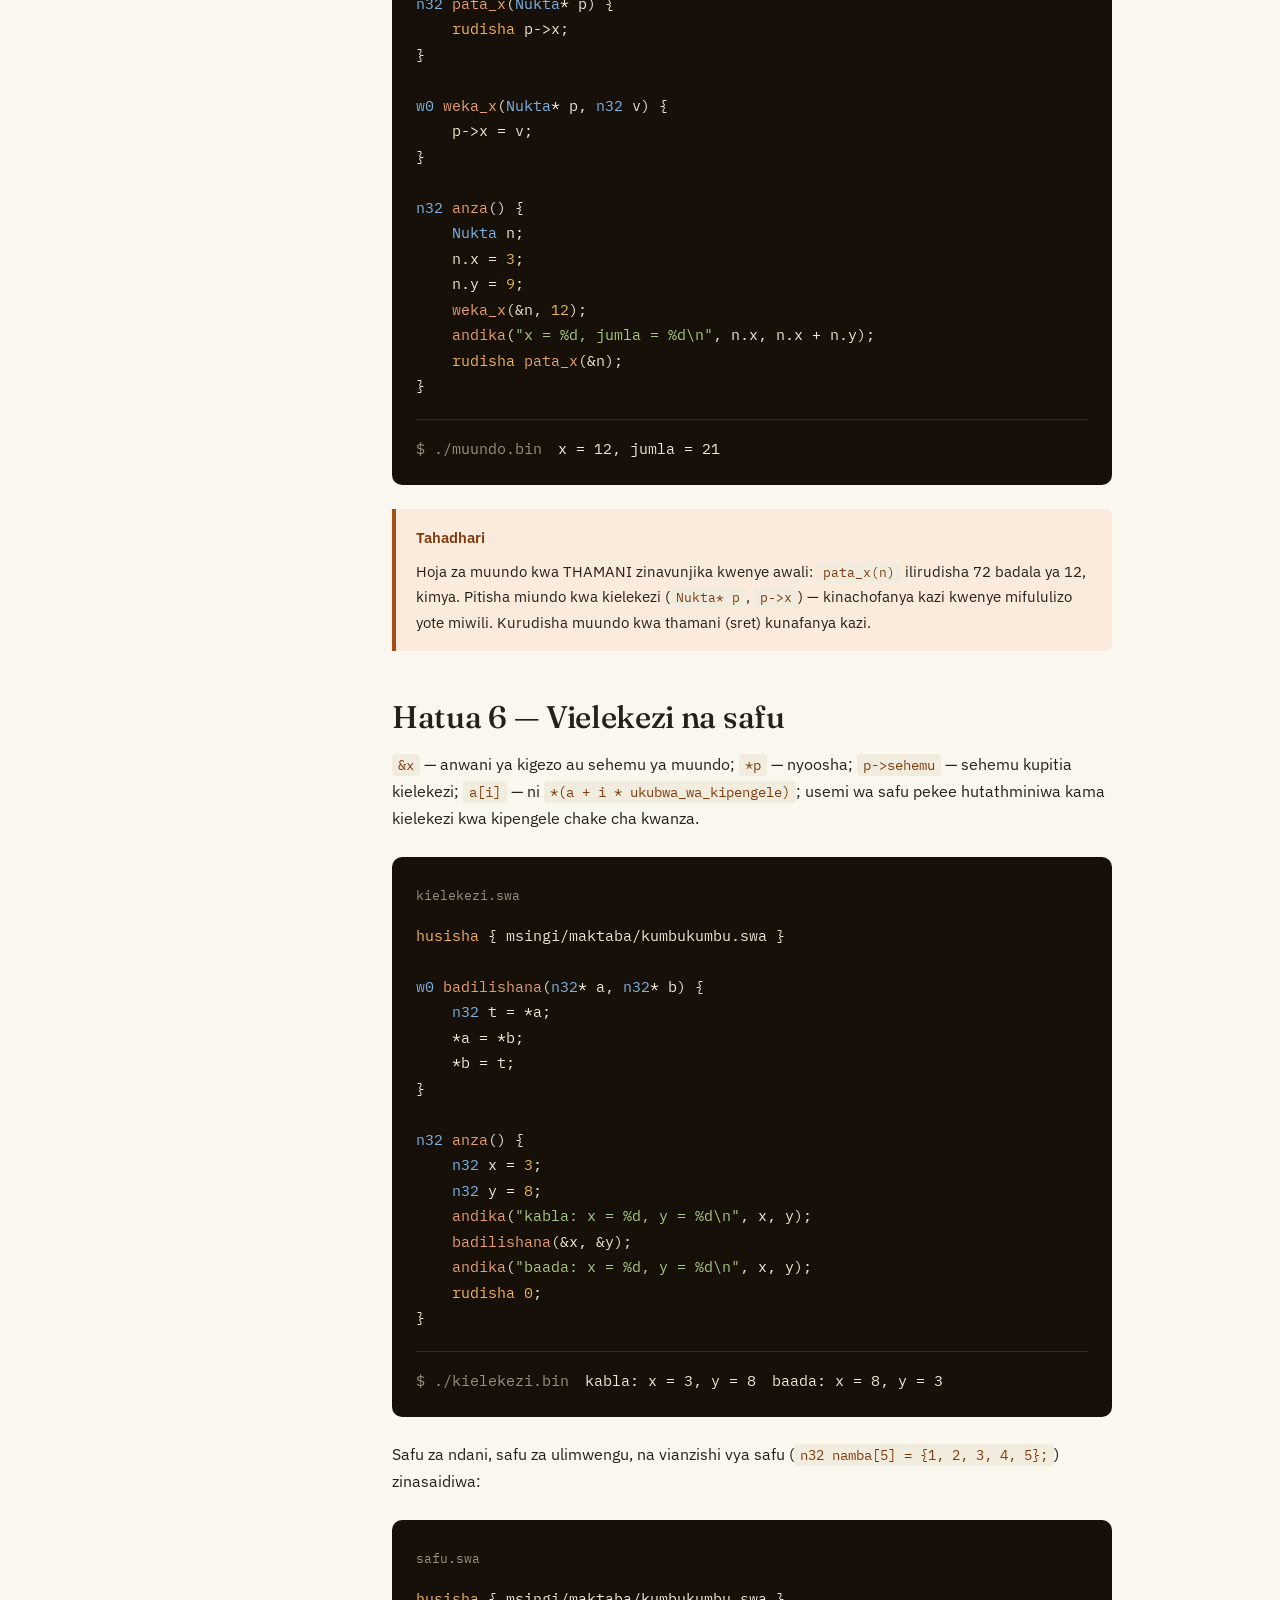
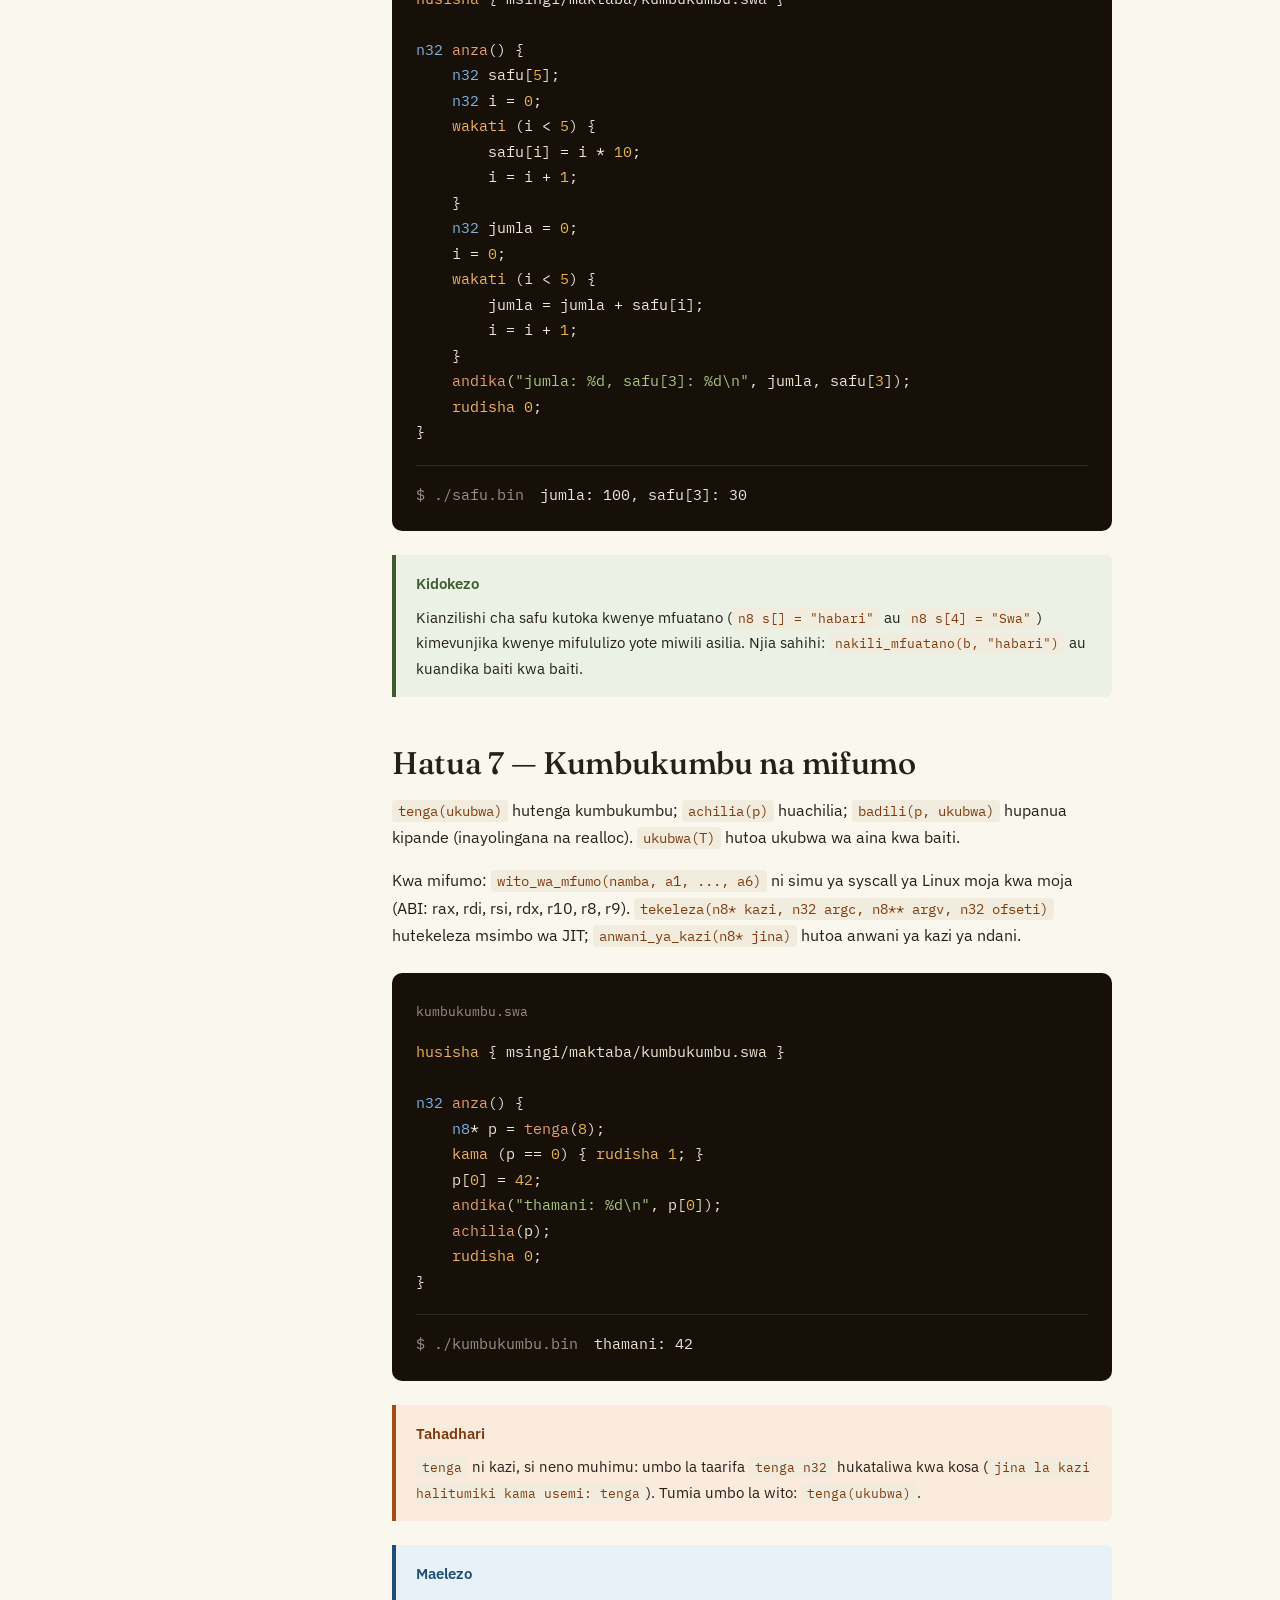
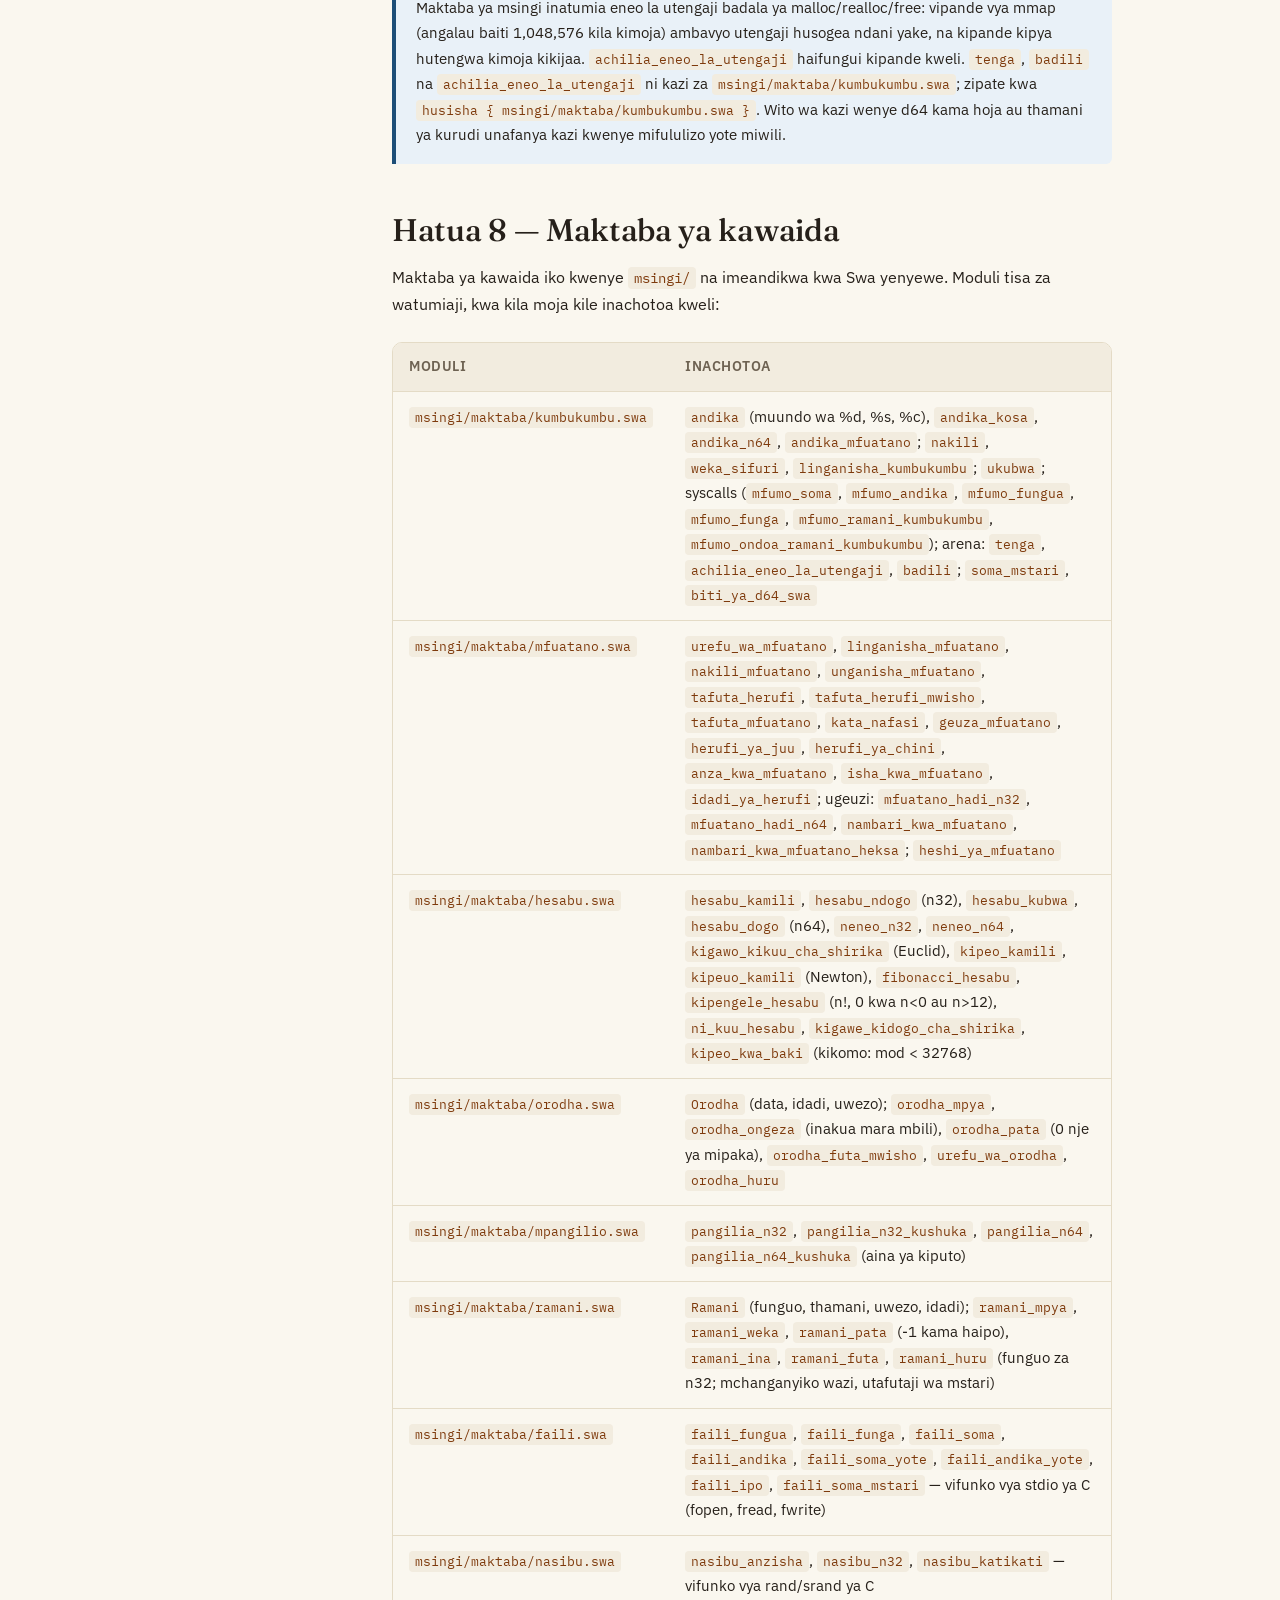
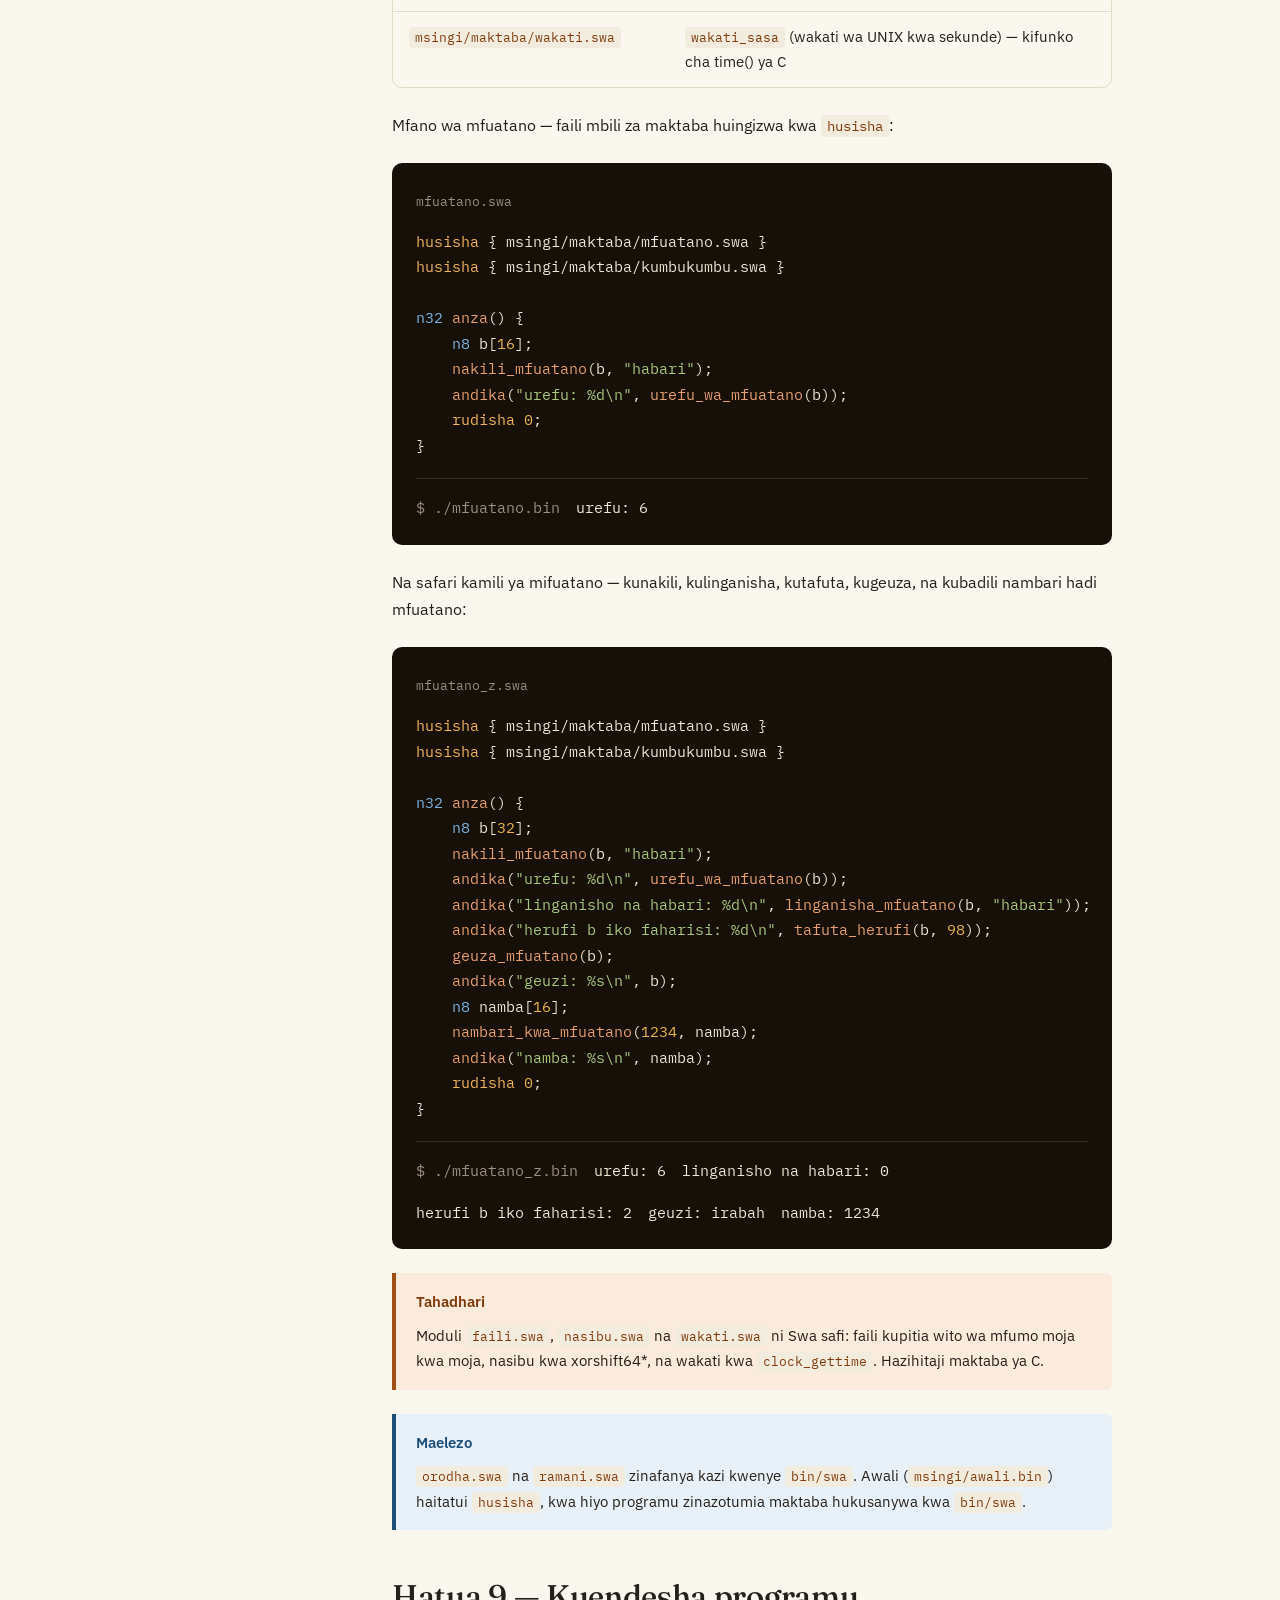
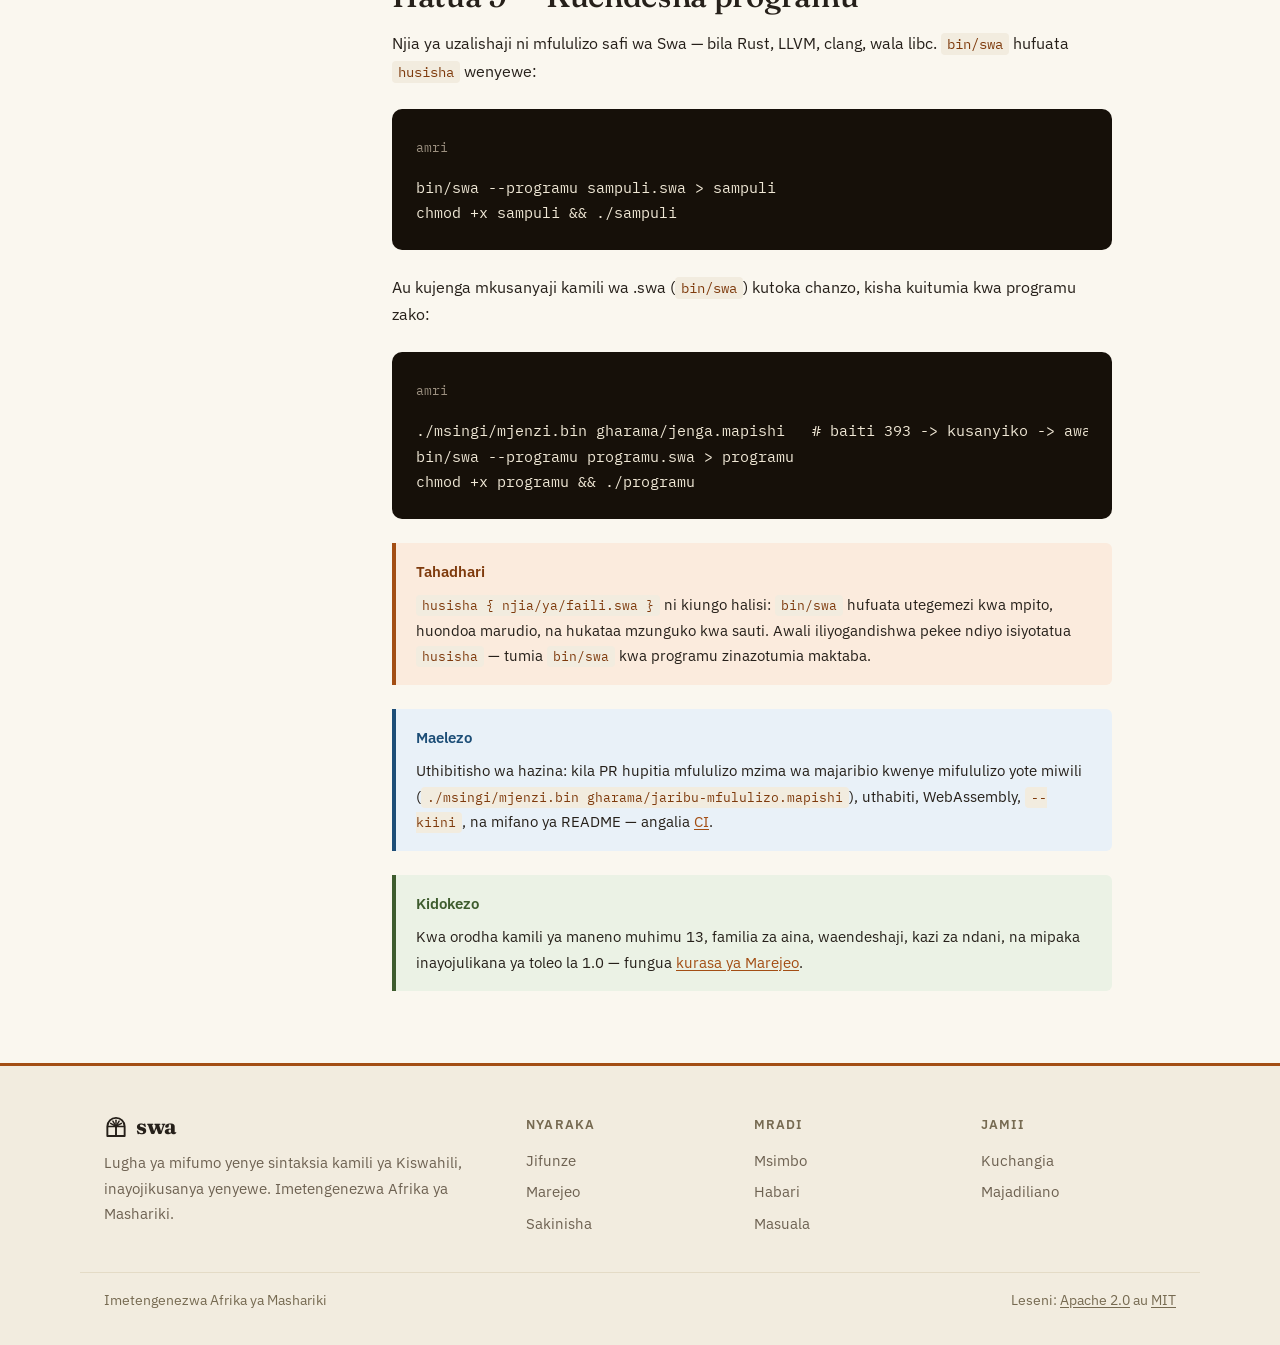
<file: jifunze.html>
<!DOCTYPE html>
<html lang="sw">
<head>
  <meta charset="UTF-8">
  <meta name="viewport" content="width=device-width, initial-scale=1.0">
  <title>Jifunze Swa — Lugha ya Swa</title>
  <meta name="description" content="Mafunzo ya taratibu ya lugha ya Swa katika hatua tisa: kutoka programu ya kwanza hadi maktaba kamili ya kawaida. Kila sampuli imejaribiwa kwa mkusanyaji halisi.">
  <link rel="icon" type="image/svg+xml" href="favicon.svg">
  <link rel="canonical" href="https://lugha-swa.github.io/jifunze.html">
  <meta property="og:title" content="Jifunze Swa — Lugha ya Swa">
  <meta property="og:description" content="Mafunzo ya taratibu ya lugha ya Swa katika hatua tisa, kila sampuli imejaribiwa kwa mkusanyaji halisi.">
  <meta property="og:image" content="https://lugha-swa.github.io/favicon.svg">
  <meta property="og:type" content="website">
  <meta property="og:url" content="https://lugha-swa.github.io/jifunze.html">
  <meta name="theme-color" content="#FAF7EF">
  <link rel="preconnect" href="https://fonts.googleapis.com">
  <link rel="preconnect" href="https://fonts.gstatic.com" crossorigin>
  <link href="https://fonts.googleapis.com/css2?family=Fraunces:opsz,wght@9..144,500;9..144,600;9..144,700&family=IBM+Plex+Mono:wght@400;500;600&family=IBM+Plex+Sans:wght@400;500;600;700&display=swap" rel="stylesheet">
  <script>
  (function () {
    try {
      var t = localStorage.getItem("swa-mandhari");
      if (t === "giza" || (t === null && window.matchMedia("(prefers-color-scheme: dark)").matches)) {
        document.documentElement.setAttribute("data-mandhari", "giza");
      } else if (t === "mwanga") {
        document.documentElement.setAttribute("data-mandhari", "mwanga");
      }
    } catch (e) {}
  })();
  </script>
  <link rel="stylesheet" href="style.css">
  <script src="app.js" defer></script>
</head>
<body>
  <a class="skip-link" href="#yaliyomo">Ruka hadi yaliyomo</a>

  <header class="site-header">
    <div class="header-inner">
      <a class="logo" href="/" aria-label="Swa — kurasa ya mwanzo">
        <svg class="logo-mark" viewBox="0 0 100 100" aria-hidden="true" focusable="false"><path d="M14 92 V52 A36 36 0 0 1 86 52 V92 Z" fill="none" stroke="currentColor" stroke-width="8" stroke-linejoin="round"/><line x1="50" y1="52" x2="50" y2="90" stroke="currentColor" stroke-width="8" stroke-linecap="round"/><line x1="18" y1="52" x2="82" y2="52" stroke="currentColor" stroke-width="7" stroke-linecap="round"/><line x1="50" y1="52" x2="27.5" y2="39.0" stroke="currentColor" stroke-width="6" stroke-linecap="round"/><line x1="50" y1="52" x2="37.0" y2="29.5" stroke="currentColor" stroke-width="6" stroke-linecap="round"/><line x1="50" y1="52" x2="50.0" y2="26.0" stroke="currentColor" stroke-width="6" stroke-linecap="round"/><line x1="50" y1="52" x2="63.0" y2="29.5" stroke="currentColor" stroke-width="6" stroke-linecap="round"/><line x1="50" y1="52" x2="72.5" y2="39.0" stroke="currentColor" stroke-width="6" stroke-linecap="round"/></svg>swa
      </a>
      <nav class="nav" aria-label="Urambazaji mkuu" id="urambazaji">
        <button class="nav-toggle" type="button" aria-expanded="false" aria-controls="urambazaji">Menyu</button>
        <ul class="nav-list">
          <li><a class="nav-link" href="/">Mwanzo</a></li>
          <li><a class="nav-link active" href="jifunze.html" aria-current="page">Jifunze</a></li>
          <li><a class="nav-link" href="marejeo.html">Marejeo</a></li>
          <li><a class="nav-link" href="sakinisha.html">Sakinisha</a></li>
          <li><a class="nav-link" href="habari.html">Habari</a></li>
          <li><a class="nav-link" href="jamii.html">Jamii</a></li>
          <li><a class="nav-link nav-link-msimbo" href="https://github.com/lugha-swa/swa">Msimbo</a></li>
        </ul>
      </nav>
      <button class="theme-toggle" type="button" data-mandhari-btn aria-pressed="false">Giza</button>
    </div>
  </header>

  <main id="yaliyomo">
    <section class="page-head">
      <div class="wrap">
        <h1>Jifunze Swa</h1>
        <p>Mafunzo ya taratibu katika hatua tisa: kutoka programu ya kwanza hadi maktaba kamili ya kawaida. Kila sampuli imekusanywa kwa mkusanyaji halisi na kuendeshwa; pato lake limeandikwa chini yake.</p>
      </div>
    </section>
    <div class="wrap">
      <div class="docs">
        <aside class="docs-sidebar" aria-label="Faharasa ya kurasa hii">
          <nav class="docs-nav">
            <p class="docs-nav-title">Jifunze</p>
            <ul>
              <li><a class="docs-link active" href="#programu-ya-kwanza" aria-current="location">1. Programu ya kwanza</a></li>
              <li><a class="docs-link" href="#aina">2. Aina na vigezo</a></li>
              <li><a class="docs-link" href="#udhibiti">3. Mtiririko wa udhibiti</a></li>
              <li><a class="docs-link" href="#kazi">4. Kazi</a></li>
              <li><a class="docs-link" href="#miundo">5. Miundo</a></li>
              <li><a class="docs-link" href="#vielekezi-na-safu">6. Vielekezi na safu</a></li>
              <li><a class="docs-link" href="#kumbukumbu">7. Kumbukumbu na mifumo</a></li>
              <li><a class="docs-link" href="#maktaba">8. Maktaba ya kawaida</a></li>
              <li><a class="docs-link" href="#kuendesha">9. Kuendesha programu</a></li>
            </ul>
          </nav>
        </aside>

        <div class="docs-content">

          <h2 id="programu-ya-kwanza">Hatua 1 — Programu ya kwanza</h2>
          <p>Faili ya <code>.swa</code> ni mfuatano wa matamko ya kiwango cha juu: kazi, miundo, na vigezo vya ulimwengu. Sehemu ya kuingia ni kazi <code>anza</code> — katika hali ya <code>--programu</code>, sahihi ni <code>n32 anza()</code> au <code>n32 anza(n32 argc, n8** argv)</code>.</p>
          <aside class="callout callout-tahadhari" role="note">
            <p class="callout-title">Tahadhari</p>
            <p>Taarifa ya kiwango cha juu ni kosa la mchanganuzi. Programu ni mfuatano wa matamko pekee — wito kama <code>salamu("Dunia");</code> nje ya kazi hauruhusiwi. Kila kitu kinachotekelezwa lazima kiwe ndani ya kazi.</p>
          </aside>
          <p>Hii ni programu ya kwanza kabisa:</p>
          <figure class="codeblock" data-fname="hello.swa">
            <figcaption class="codeblock-bar">
              <span class="codeblock-fname">hello.swa</span>
              <button class="codeblock-copy" type="button">Nakili</button>
            </figcaption>
            <pre><code><span class="tok-kw">husisha</span> { msingi/maktaba/kumbukumbu.swa }

<span class="tok-type">n32</span> <span class="tok-fn">anza</span>() {
    <span class="tok-fn">andika</span>(<span class="tok-str">"Habari, Swa!\n"</span>);
    <span class="tok-kw">rudisha</span> <span class="tok-num">0</span>;
}</code></pre>
            <div class="codeblock-tokeo">
              <span class="codeblock-prompt">$ ./hello.bin</span>
              <span class="codeblock-pato">Habari, Swa!</span>
            </div>
          </figure>
          <p>Ili kuendesha, kusanya kwa <code>bin/swa</code> — mkusanyaji hufuata <code>husisha</code> wenyewe, kwa hiyo <code>andika</code> inapatikana kutoka maktaba ya kumbukumbu bila hatua nyingine:</p>
          <figure class="codeblock" data-fname="amri">
            <figcaption class="codeblock-bar">
              <span class="codeblock-fname">amri</span>
              <button class="codeblock-copy" type="button">Nakili</button>
            </figcaption>
            <pre><code>bin/swa --programu hello.swa &gt; hello
chmod +x hello &amp;&amp; ./hello</code></pre>
          </figure>
          <aside class="callout callout-maelezo" role="note">
            <p class="callout-title">Maelezo</p>
            <p><code>andika</code> si kazi ya C stdio. Ni kazi ya maktaba ya msingi (<code>msingi/maktaba/kumbukumbu.swa</code>) inayotumia wito wa mfumo wa Linux moja kwa moja — haina libc yoyote. Iingize kwa <code>husisha { msingi/maktaba/kumbukumbu.swa }</code>, kama kwenye mfano. Swa haina kiungo cha C: <code>husisha C::stdio</code> hukataliwa kwa kosa.</p>
          </aside>

          <h2 id="aina">Hatua 2 — Aina na vigezo</h2>
          <p>Familia tano za aina za nambari, kila moja ikifuatiwa na upana wa tarakimu:</p>
          <div class="table-wrap">
            <table>
              <caption class="sr-only">Familia tano za aina za nambari za Swa</caption>
              <thead>
                <tr><th scope="col">Familia</th><th scope="col">Jina</th><th scope="col">Mifano</th></tr>
              </thead>
              <tbody>
                <tr><td><code>n</code></td><td>kamili yenye ishara</td><td><code>n8</code> (baiti 1), <code>n16</code> (baiti 2), <code>n32</code> (baiti 4), <code>n64</code> (baiti 8)</td></tr>
                <tr><td><code>a</code></td><td>asili, bila ishara</td><td>mfano <code>a32</code></td></tr>
                <tr><td><code>d</code></td><td>desimali</td><td><code>d64</code> (baiti 8, IEEE 754)</td></tr>
                <tr><td><code>b</code></td><td>mifumo ya biti (bendera, maski)</td><td><code>b8</code> (baiti 1), <code>b1</code> (biti moja) — <code>&amp; | ^ ~ &lt;&lt; &gt;&gt;</code>, si hesabu</td></tr>
                <tr><td><code>w</code></td><td>upana wa mashine</td><td><code>w0</code> — bila thamani, kwa kazi tu</td></tr>
              </tbody>
            </table>
          </div>
          <p>Halisi: nambari kamili kama <code>25</code> — aina yake ya chaguo-msingi ni <code>n32</code> ikiwa inatoshea ndani ya 32-bit yenye ishara, vinginevyo <code>n64</code>. Desimali kama <code>21.5</code> — <code>d64</code>. Mfuatano kama <code>"habari"</code> — baiti za <code>n8</code> zikifuatiwa na 0; utorokaji <code>\n</code>, <code>\t</code>, <code>\\</code>, <code>\"</code> unasaidiwa. Maoni: <code>//</code> na <code>/* ... */</code>; maoni ya kijiuzi hayaruhusiwi.</p>
          <p>Hakuna maneno <code>kweli</code>, <code>uongo</code>, wala <code>tupu</code>: ukweli ni 1, si kweli ni 0; matokeo ya ulinganisho ni 1 au 0. Vigezo vya ulimwengu na safu za ulimwengu vinaruhusiwa (<code>n32 KIKOMO = 0;</code>, <code>n8 bafa[1024];</code>).</p>
          <figure class="codeblock" data-fname="aina.swa">
            <figcaption class="codeblock-bar">
              <span class="codeblock-fname">aina.swa</span>
              <button class="codeblock-copy" type="button">Nakili</button>
            </figcaption>
            <pre><code><span class="tok-type">n32</span> umri = <span class="tok-num">25</span>;
<span class="tok-type">n64</span> idadi_ya_watu = <span class="tok-num">8000000000</span>;
<span class="tok-type">n8</span> herufi = <span class="tok-num">65</span>;

<span class="tok-type">n32</span> <span class="tok-fn">anza</span>() {
    <span class="tok-type">d64</span> wastani = <span class="tok-num">3.14</span>;
    <span class="tok-kw">kama</span> (umri != <span class="tok-num">25</span>) { <span class="tok-kw">rudisha</span> <span class="tok-num">1</span>; }
    <span class="tok-kw">kama</span> (herufi != <span class="tok-num">65</span>) { <span class="tok-kw">rudisha</span> <span class="tok-num">2</span>; }
    <span class="tok-kw">kama</span> (wastani &gt; <span class="tok-num">3.0</span>) {
        <span class="tok-kw">rudisha</span> <span class="tok-num">0</span>;
    }
    <span class="tok-kw">rudisha</span> <span class="tok-num">3</span>;
}</code></pre>
          </figure>
          <p>Programu hii haichapishi chochote: inarudi msimbo 0 ikiwa kila kigezo kinashikilia thamani yake sahihi.</p>
          <aside class="callout callout-tahadhari" role="note">
            <p class="callout-title">Tahadhari</p>
            <p>Halisi za herufi hazipo kwenye lugha: <code>'A'</code> si halali — tumia nambari ya ASCII (<code>65</code>). <code>b1</code> ni aina ya ndani (matokeo ya ulinganisho): kigezo cha <code>b1</code> kinakubalika kwenye <code>bin/swa</code>; awali (<code>msingi/awali.bin</code>) hukikataa. Vivyo hivyo <code>d64</code> ya ulimwengu yenye kianzilishi: <code>bin/swa</code> huikubali, awali huikataa.</p>
          </aside>
          <aside class="callout callout-maelezo" role="note">
            <p class="callout-title">Maelezo</p>
            <p>Kigezo kisichoanzishwa kina thamani isiyofahamika (kumbukumbu ya mrundikano isiyoanzishwa) — usisome kabla ya kuweka thamani. Halisi kubwa za <code>n64</code> (zaidi ya 2^31 - 1) zinahifadhiwa kwa usahihi kwenye mifululizo yote miwili.</p>
          </aside>

          <h2 id="udhibiti">Hatua 3 — Mtiririko wa udhibiti</h2>
          <p><code>kama (sharti) { ... }</code> na <code>sivyo { ... }</code> (hiari). Tawi-jingine huandikwa kwa kuingiza <code>kama</code> ndani ya <code>sivyo</code> — hakuna maneno <code>kamasivyo</code> wala <code>sivyo kama</code>.</p>
          <p><code>wakati (sharti) { ... }</code> ni mzunguko. <code>kwa (kianzilishi; sharti; hatua) { ... }</code> — sehemu zote tatu ni za hiari. Semantiki ya <code>endelea</code> ndani ya <code>kwa</code>: inaruka hadi HATUA (ya tatu), si kwenye sharti — semantiki ya C. <code>acha;</code> inatoka nje ya mzunguko wa ndani; <code>endelea;</code> inaruka hadi mwisho wa maudhui ya mzunguko.</p>
          <p><code>&amp;&amp;</code> na <code>||</code> zinatathmini kwa fupi-hali: <code>a &amp;&amp; b</code> haitathmini <code>b</code> ikiwa <code>a</code> ni 0 — hii inaruhusu <code>j &gt;= 0 &amp;&amp; a[j] == x</code> bila kusoma nje ya mipaka. Opereta ya ternary <code>sharti ? kweli : uwongo</code> inasaidiwa.</p>
          <figure class="codeblock" data-fname="udhibiti.swa">
            <figcaption class="codeblock-bar">
              <span class="codeblock-fname">udhibiti.swa</span>
              <button class="codeblock-copy" type="button">Nakili</button>
            </figcaption>
            <pre><code><span class="tok-kw">husisha</span> { msingi/maktaba/kumbukumbu.swa }

<span class="tok-type">n32</span> <span class="tok-fn">jumla_kwa_kwa</span>(<span class="tok-type">n32</span> n) {
    <span class="tok-type">n32</span> s = <span class="tok-num">0</span>;
    <span class="tok-kw">kwa</span> (<span class="tok-type">n32</span> i = <span class="tok-num">0</span>; i &lt; n; i = i + <span class="tok-num">1</span>) {
        <span class="tok-kw">kama</span> (i == <span class="tok-num">3</span>) { <span class="tok-kw">endelea</span>; }
        <span class="tok-kw">kama</span> (i == <span class="tok-num">8</span>) { <span class="tok-kw">acha</span>; }
        s = s + i;
    }
    <span class="tok-kw">rudisha</span> s;
}

<span class="tok-type">n32</span> <span class="tok-fn">anza</span>() {
    <span class="tok-type">n32</span> x = <span class="tok-num">-4</span>;
    <span class="tok-type">n32</span> ishara = <span class="tok-num">0</span>;
    <span class="tok-kw">kama</span> (x &gt; <span class="tok-num">0</span>) {
        ishara = <span class="tok-num">1</span>;
    } <span class="tok-kw">sivyo</span> {
        <span class="tok-kw">kama</span> (x &lt; <span class="tok-num">0</span>) {
            ishara = <span class="tok-num">-1</span>;
        }
    }
    <span class="tok-type">n32</span> n = <span class="tok-num">0</span>;
    <span class="tok-kw">wakati</span> (n &lt; <span class="tok-num">3</span>) {
        n = n + <span class="tok-num">1</span>;
    }
    <span class="tok-fn">andika</span>(<span class="tok-str">"wakati: %d, kwa: %d\n"</span>, n, <span class="tok-fn">jumla_kwa_kwa</span>(<span class="tok-num">10</span>));
    <span class="tok-kw">kama</span> (ishara != <span class="tok-num">-1</span>) { <span class="tok-kw">rudisha</span> <span class="tok-num">1</span>; }
    <span class="tok-kw">rudisha</span> <span class="tok-num">0</span>;
}</code></pre>
            <div class="codeblock-tokeo">
              <span class="codeblock-prompt">$ ./udhibiti.bin</span>
              <span class="codeblock-pato">wakati: 3, kwa: 25</span>
            </div>
          </figure>
          <p><code>jumla_kwa_kwa(10)</code> ni 0+1+2+4+5+6+7 = 25: <code>i = 3</code> imerukwa na <code>endelea</code>, na <code>i = 8</code> imevunja mzunguko — semantiki ya C ya <code>endelea</code> ndani ya <code>kwa</code>.</p>
          <aside class="callout callout-tahadhari" role="note">
            <p class="callout-title">Tahadhari</p>
            <p><code>chagua</code> na <code>hali</code> zinafanya kazi kikamilifu kwenye <code>bin/swa</code> — hali nyingi na <code>sivyo:</code> ya kawaida. Awali iliyogandishwa pekee ndiyo haijui <code>chagua</code>. Neno <code>hali</code> ni neno muhimu: halitumiki kama jina la kigeu.</p>
          </aside>

          <h2 id="kazi">Hatua 4 — Kazi</h2>
          <p>Umbo: <code>&lt;aina&gt; &lt;jina&gt;(&lt;vigezo&gt;) { &lt;maudhui&gt; }</code>. Vigezo hupitishwa kwa thamani au kwa kielekezi. <code>rudisha &lt;usemi&gt;;</code> kwa kazi yenye thamani; <code>rudisha;</code> kwa <code>w0</code>. Wito wa mbele unaruhusiwa (kazi inaweza kuitwa kabla ya kutangazwa); kujirudia kunasaidiwa.</p>
          <figure class="codeblock" data-fname="kazi.swa">
            <figcaption class="codeblock-bar">
              <span class="codeblock-fname">kazi.swa</span>
              <button class="codeblock-copy" type="button">Nakili</button>
            </figcaption>
            <pre><code><span class="tok-kw">husisha</span> { msingi/maktaba/kumbukumbu.swa }

<span class="tok-type">n32</span> <span class="tok-fn">jumlisha</span>(<span class="tok-type">n32</span> a, <span class="tok-type">n32</span> b) {
    <span class="tok-kw">rudisha</span> a + b;
}

<span class="tok-type">w0</span> <span class="tok-fn">salamu</span>(<span class="tok-type">n8</span>* jina) {
    <span class="tok-fn">andika</span>(<span class="tok-str">"Habari, %s!\n"</span>, jina);
}

<span class="tok-type">n32</span> <span class="tok-fn">anza</span>() {
    <span class="tok-fn">salamu</span>(<span class="tok-str">"Dunia"</span>);
    <span class="tok-kw">rudisha</span> <span class="tok-fn">jumlisha</span>(<span class="tok-num">3</span>, <span class="tok-num">4</span>);
}</code></pre>
            <div class="codeblock-tokeo">
              <span class="codeblock-prompt">$ ./kazi.bin</span>
              <span class="codeblock-pato">Habari, Dunia!</span>
            </div>
          </figure>
          <p>Programu inarudi msimbo 7 — matokeo ya <code>jumlisha(3, 4)</code> — ukionyesha kwamba kurejesha thamani kunafanya kazi.</p>
          <p>Kujirudia ni rahisi kama C:</p>
          <figure class="codeblock" data-fname="kujirudia.swa">
            <figcaption class="codeblock-bar">
              <span class="codeblock-fname">kujirudia.swa</span>
              <button class="codeblock-copy" type="button">Nakili</button>
            </figcaption>
            <pre><code><span class="tok-kw">husisha</span> { msingi/maktaba/kumbukumbu.swa }

<span class="tok-type">n32</span> <span class="tok-fn">fibonacci</span>(<span class="tok-type">n32</span> n) {
    <span class="tok-kw">kama</span> (n &lt;= <span class="tok-num">1</span>) { <span class="tok-kw">rudisha</span> n; }
    <span class="tok-kw">rudisha</span> <span class="tok-fn">fibonacci</span>(n - <span class="tok-num">1</span>) + <span class="tok-fn">fibonacci</span>(n - <span class="tok-num">2</span>);
}

<span class="tok-type">n32</span> <span class="tok-fn">anza</span>() {
    <span class="tok-type">n32</span> n = <span class="tok-num">10</span>;
    <span class="tok-fn">andika</span>(<span class="tok-str">"fibonacci(%d) = %d\n"</span>, n, <span class="tok-fn">fibonacci</span>(n));
    <span class="tok-kw">rudisha</span> <span class="tok-num">0</span>;
}</code></pre>
            <div class="codeblock-tokeo">
              <span class="codeblock-prompt">$ ./kujirudia.bin</span>
              <span class="codeblock-pato">fibonacci(10) = 55</span>
            </div>
          </figure>

          <h2 id="miundo">Hatua 5 — Miundo</h2>
          <p><code>muundo Nukta { n32 x; n32 y; };</code> — upatikanaji wa sehemu kwa <code>p.x</code> (thamani) na <code>p-&gt;x</code> (kielekezi). Miundo inaweza kupitishwa kwa thamani na kurejeshwa kwa thamani (sret imetekelezwa). Hakuna urithi, hakuna miundo ya kijiuzi.</p>
          <figure class="codeblock" data-fname="muundo.swa">
            <figcaption class="codeblock-bar">
              <span class="codeblock-fname">muundo.swa</span>
              <button class="codeblock-copy" type="button">Nakili</button>
            </figcaption>
            <pre><code><span class="tok-kw">husisha</span> { msingi/maktaba/kumbukumbu.swa }

<span class="tok-kw">muundo</span> <span class="tok-type">Nukta</span> {
    <span class="tok-type">n32</span> x;
    <span class="tok-type">n32</span> y;
};

<span class="tok-type">n32</span> <span class="tok-fn">pata_x</span>(<span class="tok-type">Nukta</span>* p) {
    <span class="tok-kw">rudisha</span> p-&gt;x;
}

<span class="tok-type">w0</span> <span class="tok-fn">weka_x</span>(<span class="tok-type">Nukta</span>* p, <span class="tok-type">n32</span> v) {
    p-&gt;x = v;
}

<span class="tok-type">n32</span> <span class="tok-fn">anza</span>() {
    <span class="tok-type">Nukta</span> n;
    n.x = <span class="tok-num">3</span>;
    n.y = <span class="tok-num">9</span>;
    <span class="tok-fn">weka_x</span>(&amp;n, <span class="tok-num">12</span>);
    <span class="tok-fn">andika</span>(<span class="tok-str">"x = %d, jumla = %d\n"</span>, n.x, n.x + n.y);
    <span class="tok-kw">rudisha</span> <span class="tok-fn">pata_x</span>(&amp;n);
}</code></pre>
            <div class="codeblock-tokeo">
              <span class="codeblock-prompt">$ ./muundo.bin</span>
              <span class="codeblock-pato">x = 12, jumla = 21</span>
            </div>
          </figure>
          <aside class="callout callout-tahadhari" role="note">
            <p class="callout-title">Tahadhari</p>
            <p>Hoja za muundo kwa THAMANI zinavunjika kwenye awali: <code>pata_x(n)</code> ilirudisha 72 badala ya 12, kimya. Pitisha miundo kwa kielekezi (<code>Nukta* p</code>, <code>p-&gt;x</code>) — kinachofanya kazi kwenye mifululizo yote miwili. Kurudisha muundo kwa thamani (sret) kunafanya kazi.</p>
          </aside>

          <h2 id="vielekezi-na-safu">Hatua 6 — Vielekezi na safu</h2>
          <p><code>&amp;x</code> — anwani ya kigezo au sehemu ya muundo; <code>*p</code> — nyoosha; <code>p-&gt;sehemu</code> — sehemu kupitia kielekezi; <code>a[i]</code> — ni <code>*(a + i * ukubwa_wa_kipengele)</code>; usemi wa safu pekee hutathminiwa kama kielekezi kwa kipengele chake cha kwanza.</p>
          <figure class="codeblock" data-fname="kielekezi.swa">
            <figcaption class="codeblock-bar">
              <span class="codeblock-fname">kielekezi.swa</span>
              <button class="codeblock-copy" type="button">Nakili</button>
            </figcaption>
            <pre><code><span class="tok-kw">husisha</span> { msingi/maktaba/kumbukumbu.swa }

<span class="tok-type">w0</span> <span class="tok-fn">badilishana</span>(<span class="tok-type">n32</span>* a, <span class="tok-type">n32</span>* b) {
    <span class="tok-type">n32</span> t = *a;
    *a = *b;
    *b = t;
}

<span class="tok-type">n32</span> <span class="tok-fn">anza</span>() {
    <span class="tok-type">n32</span> x = <span class="tok-num">3</span>;
    <span class="tok-type">n32</span> y = <span class="tok-num">8</span>;
    <span class="tok-fn">andika</span>(<span class="tok-str">"kabla: x = %d, y = %d\n"</span>, x, y);
    <span class="tok-fn">badilishana</span>(&amp;x, &amp;y);
    <span class="tok-fn">andika</span>(<span class="tok-str">"baada: x = %d, y = %d\n"</span>, x, y);
    <span class="tok-kw">rudisha</span> <span class="tok-num">0</span>;
}</code></pre>
            <div class="codeblock-tokeo">
              <span class="codeblock-prompt">$ ./kielekezi.bin</span>
              <span class="codeblock-pato">kabla: x = 3, y = 8</span>
              <span class="codeblock-pato">baada: x = 8, y = 3</span>
            </div>
          </figure>
          <p>Safu za ndani, safu za ulimwengu, na vianzishi vya safu (<code>n32 namba[5] = {1, 2, 3, 4, 5};</code>) zinasaidiwa:</p>
          <figure class="codeblock" data-fname="safu.swa">
            <figcaption class="codeblock-bar">
              <span class="codeblock-fname">safu.swa</span>
              <button class="codeblock-copy" type="button">Nakili</button>
            </figcaption>
            <pre><code><span class="tok-kw">husisha</span> { msingi/maktaba/kumbukumbu.swa }

<span class="tok-type">n32</span> <span class="tok-fn">anza</span>() {
    <span class="tok-type">n32</span> safu[<span class="tok-num">5</span>];
    <span class="tok-type">n32</span> i = <span class="tok-num">0</span>;
    <span class="tok-kw">wakati</span> (i &lt; <span class="tok-num">5</span>) {
        safu[i] = i * <span class="tok-num">10</span>;
        i = i + <span class="tok-num">1</span>;
    }
    <span class="tok-type">n32</span> jumla = <span class="tok-num">0</span>;
    i = <span class="tok-num">0</span>;
    <span class="tok-kw">wakati</span> (i &lt; <span class="tok-num">5</span>) {
        jumla = jumla + safu[i];
        i = i + <span class="tok-num">1</span>;
    }
    <span class="tok-fn">andika</span>(<span class="tok-str">"jumla: %d, safu[3]: %d\n"</span>, jumla, safu[<span class="tok-num">3</span>]);
    <span class="tok-kw">rudisha</span> <span class="tok-num">0</span>;
}</code></pre>
            <div class="codeblock-tokeo">
              <span class="codeblock-prompt">$ ./safu.bin</span>
              <span class="codeblock-pato">jumla: 100, safu[3]: 30</span>
            </div>
          </figure>
          <aside class="callout callout-kidokezo" role="note">
            <p class="callout-title">Kidokezo</p>
            <p>Kianzilishi cha safu kutoka kwenye mfuatano (<code>n8 s[] = "habari"</code> au <code>n8 s[4] = "Swa"</code>) kimevunjika kwenye mifululizo yote miwili asilia. Njia sahihi: <code>nakili_mfuatano(b, "habari")</code> au kuandika baiti kwa baiti.</p>
          </aside>

          <h2 id="kumbukumbu">Hatua 7 — Kumbukumbu na mifumo</h2>
          <p><code>tenga(ukubwa)</code> hutenga kumbukumbu; <code>achilia(p)</code> huachilia; <code>badili(p, ukubwa)</code> hupanua kipande (inayolingana na realloc). <code>ukubwa(T)</code> hutoa ukubwa wa aina kwa baiti.</p>
          <p>Kwa mifumo: <code>wito_wa_mfumo(namba, a1, ..., a6)</code> ni simu ya syscall ya Linux moja kwa moja (ABI: rax, rdi, rsi, rdx, r10, r8, r9). <code>tekeleza(n8* kazi, n32 argc, n8** argv, n32 ofseti)</code> hutekeleza msimbo wa JIT; <code>anwani_ya_kazi(n8* jina)</code> hutoa anwani ya kazi ya ndani.</p>
          <figure class="codeblock" data-fname="kumbukumbu.swa">
            <figcaption class="codeblock-bar">
              <span class="codeblock-fname">kumbukumbu.swa</span>
              <button class="codeblock-copy" type="button">Nakili</button>
            </figcaption>
            <pre><code><span class="tok-kw">husisha</span> { msingi/maktaba/kumbukumbu.swa }

<span class="tok-type">n32</span> <span class="tok-fn">anza</span>() {
    <span class="tok-type">n8</span>* p = <span class="tok-fn">tenga</span>(<span class="tok-num">8</span>);
    <span class="tok-kw">kama</span> (p == <span class="tok-num">0</span>) { <span class="tok-kw">rudisha</span> <span class="tok-num">1</span>; }
    p[<span class="tok-num">0</span>] = <span class="tok-num">42</span>;
    <span class="tok-fn">andika</span>(<span class="tok-str">"thamani: %d\n"</span>, p[<span class="tok-num">0</span>]);
    <span class="tok-fn">achilia</span>(p);
    <span class="tok-kw">rudisha</span> <span class="tok-num">0</span>;
}</code></pre>
            <div class="codeblock-tokeo">
              <span class="codeblock-prompt">$ ./kumbukumbu.bin</span>
              <span class="codeblock-pato">thamani: 42</span>
            </div>
          </figure>
          <aside class="callout callout-tahadhari" role="note">
            <p class="callout-title">Tahadhari</p>
            <p><code>tenga</code> ni kazi, si neno muhimu: umbo la taarifa <code>tenga n32</code> hukataliwa kwa kosa (<code>jina la kazi halitumiki kama usemi: tenga</code>). Tumia umbo la wito: <code>tenga(ukubwa)</code>.</p>
          </aside>
          <aside class="callout callout-maelezo" role="note">
            <p class="callout-title">Maelezo</p>
            <p>Maktaba ya msingi inatumia eneo la utengaji badala ya malloc/realloc/free: vipande vya mmap (angalau baiti 1,048,576 kila kimoja) ambavyo utengaji husogea ndani yake, na kipande kipya hutengwa kimoja kikijaa. <code>achilia_eneo_la_utengaji</code> haifungui kipande kweli. <code>tenga</code>, <code>badili</code> na <code>achilia_eneo_la_utengaji</code> ni kazi za <code>msingi/maktaba/kumbukumbu.swa</code>; zipate kwa <code>husisha { msingi/maktaba/kumbukumbu.swa }</code>. Wito wa kazi wenye d64 kama hoja au thamani ya kurudi unafanya kazi kwenye mifululizo yote miwili.</p>
          </aside>

          <h2 id="maktaba">Hatua 8 — Maktaba ya kawaida</h2>
          <p>Maktaba ya kawaida iko kwenye <code>msingi/</code> na imeandikwa kwa Swa yenyewe. Moduli tisa za watumiaji, kwa kila moja kile inachotoa kweli:</p>
          <div class="table-wrap">
            <table>
              <caption class="sr-only">Moduli tisa za maktaba ya kawaida ya Swa na kazi zao</caption>
              <thead>
                <tr><th scope="col">Moduli</th><th scope="col">Inachotoa</th></tr>
              </thead>
              <tbody>
                <tr><td><code>msingi/maktaba/kumbukumbu.swa</code></td><td><code>andika</code> (muundo wa %d, %s, %c), <code>andika_kosa</code>, <code>andika_n64</code>, <code>andika_mfuatano</code>; <code>nakili</code>, <code>weka_sifuri</code>, <code>linganisha_kumbukumbu</code>; <code>ukubwa</code>; syscalls (<code>mfumo_soma</code>, <code>mfumo_andika</code>, <code>mfumo_fungua</code>, <code>mfumo_funga</code>, <code>mfumo_ramani_kumbukumbu</code>, <code>mfumo_ondoa_ramani_kumbukumbu</code>); arena: <code>tenga</code>, <code>achilia_eneo_la_utengaji</code>, <code>badili</code>; <code>soma_mstari</code>, <code>biti_ya_d64_swa</code></td></tr>
                <tr><td><code>msingi/maktaba/mfuatano.swa</code></td><td><code>urefu_wa_mfuatano</code>, <code>linganisha_mfuatano</code>, <code>nakili_mfuatano</code>, <code>unganisha_mfuatano</code>, <code>tafuta_herufi</code>, <code>tafuta_herufi_mwisho</code>, <code>tafuta_mfuatano</code>, <code>kata_nafasi</code>, <code>geuza_mfuatano</code>, <code>herufi_ya_juu</code>, <code>herufi_ya_chini</code>, <code>anza_kwa_mfuatano</code>, <code>isha_kwa_mfuatano</code>, <code>idadi_ya_herufi</code>; ugeuzi: <code>mfuatano_hadi_n32</code>, <code>mfuatano_hadi_n64</code>, <code>nambari_kwa_mfuatano</code>, <code>nambari_kwa_mfuatano_heksa</code>; <code>heshi_ya_mfuatano</code></td></tr>
                <tr><td><code>msingi/maktaba/hesabu.swa</code></td><td><code>hesabu_kamili</code>, <code>hesabu_ndogo</code> (n32), <code>hesabu_kubwa</code>, <code>hesabu_dogo</code> (n64), <code>neneo_n32</code>, <code>neneo_n64</code>, <code>kigawo_kikuu_cha_shirika</code> (Euclid), <code>kipeo_kamili</code>, <code>kipeuo_kamili</code> (Newton), <code>fibonacci_hesabu</code>, <code>kipengele_hesabu</code> (n!, 0 kwa n&lt;0 au n&gt;12), <code>ni_kuu_hesabu</code>, <code>kigawe_kidogo_cha_shirika</code>, <code>kipeo_kwa_baki</code> (kikomo: mod &lt; 32768)</td></tr>
                <tr><td><code>msingi/maktaba/orodha.swa</code></td><td><code>Orodha</code> (data, idadi, uwezo); <code>orodha_mpya</code>, <code>orodha_ongeza</code> (inakua mara mbili), <code>orodha_pata</code> (0 nje ya mipaka), <code>orodha_futa_mwisho</code>, <code>urefu_wa_orodha</code>, <code>orodha_huru</code></td></tr>
                <tr><td><code>msingi/maktaba/mpangilio.swa</code></td><td><code>pangilia_n32</code>, <code>pangilia_n32_kushuka</code>, <code>pangilia_n64</code>, <code>pangilia_n64_kushuka</code> (aina ya kiputo)</td></tr>
                <tr><td><code>msingi/maktaba/ramani.swa</code></td><td><code>Ramani</code> (funguo, thamani, uwezo, idadi); <code>ramani_mpya</code>, <code>ramani_weka</code>, <code>ramani_pata</code> (-1 kama haipo), <code>ramani_ina</code>, <code>ramani_futa</code>, <code>ramani_huru</code> (funguo za n32; mchanganyiko wazi, utafutaji wa mstari)</td></tr>
                <tr><td><code>msingi/maktaba/faili.swa</code></td><td><code>faili_fungua</code>, <code>faili_funga</code>, <code>faili_soma</code>, <code>faili_andika</code>, <code>faili_soma_yote</code>, <code>faili_andika_yote</code>, <code>faili_ipo</code>, <code>faili_soma_mstari</code> — vifunko vya stdio ya C (fopen, fread, fwrite)</td></tr>
                <tr><td><code>msingi/maktaba/nasibu.swa</code></td><td><code>nasibu_anzisha</code>, <code>nasibu_n32</code>, <code>nasibu_katikati</code> — vifunko vya rand/srand ya C</td></tr>
                <tr><td><code>msingi/maktaba/wakati.swa</code></td><td><code>wakati_sasa</code> (wakati wa UNIX kwa sekunde) — kifunko cha time() ya C</td></tr>
              </tbody>
            </table>
          </div>
          <p>Mfano wa mfuatano — faili mbili za maktaba huingizwa kwa <code>husisha</code>:</p>
          <figure class="codeblock" data-fname="mfuatano.swa">
            <figcaption class="codeblock-bar">
              <span class="codeblock-fname">mfuatano.swa</span>
              <button class="codeblock-copy" type="button">Nakili</button>
            </figcaption>
            <pre><code><span class="tok-kw">husisha</span> { msingi/maktaba/mfuatano.swa }
<span class="tok-kw">husisha</span> { msingi/maktaba/kumbukumbu.swa }

<span class="tok-type">n32</span> <span class="tok-fn">anza</span>() {
    <span class="tok-type">n8</span> b[<span class="tok-num">16</span>];
    <span class="tok-fn">nakili_mfuatano</span>(b, <span class="tok-str">"habari"</span>);
    <span class="tok-fn">andika</span>(<span class="tok-str">"urefu: %d\n"</span>, <span class="tok-fn">urefu_wa_mfuatano</span>(b));
    <span class="tok-kw">rudisha</span> <span class="tok-num">0</span>;
}</code></pre>
            <div class="codeblock-tokeo">
              <span class="codeblock-prompt">$ ./mfuatano.bin</span>
              <span class="codeblock-pato">urefu: 6</span>
            </div>
          </figure>
          <p>Na safari kamili ya mifuatano — kunakili, kulinganisha, kutafuta, kugeuza, na kubadili nambari hadi mfuatano:</p>
          <figure class="codeblock" data-fname="mfuatano_z.swa">
            <figcaption class="codeblock-bar">
              <span class="codeblock-fname">mfuatano_z.swa</span>
              <button class="codeblock-copy" type="button">Nakili</button>
            </figcaption>
            <pre><code><span class="tok-kw">husisha</span> { msingi/maktaba/mfuatano.swa }
<span class="tok-kw">husisha</span> { msingi/maktaba/kumbukumbu.swa }

<span class="tok-type">n32</span> <span class="tok-fn">anza</span>() {
    <span class="tok-type">n8</span> b[<span class="tok-num">32</span>];
    <span class="tok-fn">nakili_mfuatano</span>(b, <span class="tok-str">"habari"</span>);
    <span class="tok-fn">andika</span>(<span class="tok-str">"urefu: %d\n"</span>, <span class="tok-fn">urefu_wa_mfuatano</span>(b));
    <span class="tok-fn">andika</span>(<span class="tok-str">"linganisho na habari: %d\n"</span>, <span class="tok-fn">linganisha_mfuatano</span>(b, <span class="tok-str">"habari"</span>));
    <span class="tok-fn">andika</span>(<span class="tok-str">"herufi b iko faharisi: %d\n"</span>, <span class="tok-fn">tafuta_herufi</span>(b, <span class="tok-num">98</span>));
    <span class="tok-fn">geuza_mfuatano</span>(b);
    <span class="tok-fn">andika</span>(<span class="tok-str">"geuzi: %s\n"</span>, b);
    <span class="tok-type">n8</span> namba[<span class="tok-num">16</span>];
    <span class="tok-fn">nambari_kwa_mfuatano</span>(<span class="tok-num">1234</span>, namba);
    <span class="tok-fn">andika</span>(<span class="tok-str">"namba: %s\n"</span>, namba);
    <span class="tok-kw">rudisha</span> <span class="tok-num">0</span>;
}</code></pre>
            <div class="codeblock-tokeo">
              <span class="codeblock-prompt">$ ./mfuatano_z.bin</span>
              <span class="codeblock-pato">urefu: 6</span>
              <span class="codeblock-pato">linganisho na habari: 0</span>
              <span class="codeblock-pato">herufi b iko faharisi: 2</span>
              <span class="codeblock-pato">geuzi: irabah</span>
              <span class="codeblock-pato">namba: 1234</span>
            </div>
          </figure>
          <aside class="callout callout-tahadhari" role="note">
            <p class="callout-title">Tahadhari</p>
            <p>Moduli <code>faili.swa</code>, <code>nasibu.swa</code> na <code>wakati.swa</code> ni Swa safi: faili kupitia wito wa mfumo moja kwa moja, nasibu kwa xorshift64*, na wakati kwa <code>clock_gettime</code>. Hazihitaji maktaba ya C.</p>
          </aside>
          <aside class="callout callout-maelezo" role="note">
            <p class="callout-title">Maelezo</p>
            <p><code>orodha.swa</code> na <code>ramani.swa</code> zinafanya kazi kwenye <code>bin/swa</code>. Awali (<code>msingi/awali.bin</code>) haitatui <code>husisha</code>, kwa hiyo programu zinazotumia maktaba hukusanywa kwa <code>bin/swa</code>.</p>
          </aside>

          <h2 id="kuendesha">Hatua 9 — Kuendesha programu</h2>
          <p>Njia ya uzalishaji ni mfululizo safi wa Swa — bila Rust, LLVM, clang, wala libc. <code>bin/swa</code> hufuata <code>husisha</code> wenyewe:</p>
          <figure class="codeblock" data-fname="amri">
            <figcaption class="codeblock-bar">
              <span class="codeblock-fname">amri</span>
              <button class="codeblock-copy" type="button">Nakili</button>
            </figcaption>
            <pre><code>bin/swa --programu sampuli.swa &gt; sampuli
chmod +x sampuli &amp;&amp; ./sampuli</code></pre>
          </figure>
          <p>Au kujenga mkusanyaji kamili wa .swa (<code>bin/swa</code>) kutoka chanzo, kisha kuitumia kwa programu zako:</p>
          <figure class="codeblock" data-fname="amri">
            <figcaption class="codeblock-bar">
              <span class="codeblock-fname">amri</span>
              <button class="codeblock-copy" type="button">Nakili</button>
            </figcaption>
            <pre><code>./msingi/mjenzi.bin gharama/jenga.mapishi   # baiti 393 -&gt; kusanyiko -&gt; awali -&gt; bin/swa
bin/swa --programu programu.swa &gt; programu
chmod +x programu &amp;&amp; ./programu</code></pre>
          </figure>
                    <aside class="callout callout-tahadhari" role="note">
            <p class="callout-title">Tahadhari</p>
            <p><code>husisha { njia/ya/faili.swa }</code> ni kiungo halisi: <code>bin/swa</code> hufuata utegemezi kwa mpito, huondoa marudio, na hukataa mzunguko kwa sauti. Awali iliyogandishwa pekee ndiyo isiyotatua <code>husisha</code> — tumia <code>bin/swa</code> kwa programu zinazotumia maktaba.</p>
          </aside>
          <aside class="callout callout-maelezo" role="note">
            <p class="callout-title">Maelezo</p>
            <p>Uthibitisho wa hazina: kila PR hupitia mfululizo mzima wa majaribio kwenye mifululizo yote miwili (<code>./msingi/mjenzi.bin gharama/jaribu-mfululizo.mapishi</code>), uthabiti, WebAssembly, <code>--kiini</code>, na mifano ya README — angalia <a href="https://github.com/lugha-swa/swa/actions">CI</a>.</p>
          </aside>
          <aside class="callout callout-kidokezo" role="note">
            <p class="callout-title">Kidokezo</p>
            <p>Kwa orodha kamili ya maneno muhimu 13, familia za aina, waendeshaji, kazi za ndani, na mipaka inayojulikana ya toleo la 1.0 — fungua <a href="marejeo.html">kurasa ya Marejeo</a>.</p>
          </aside>

        </div>
      </div>
    </div>
  </main>

  <footer class="site-footer">
    <div class="footer-inner">
      <div class="footer-brand">
        <a class="logo" href="/" aria-label="Swa — kurasa ya mwanzo">
          <svg class="logo-mark" viewBox="0 0 100 100" aria-hidden="true" focusable="false"><path d="M14 92 V52 A36 36 0 0 1 86 52 V92 Z" fill="none" stroke="currentColor" stroke-width="8" stroke-linejoin="round"/><line x1="50" y1="52" x2="50" y2="90" stroke="currentColor" stroke-width="8" stroke-linecap="round"/><line x1="18" y1="52" x2="82" y2="52" stroke="currentColor" stroke-width="7" stroke-linecap="round"/><line x1="50" y1="52" x2="27.5" y2="39.0" stroke="currentColor" stroke-width="6" stroke-linecap="round"/><line x1="50" y1="52" x2="37.0" y2="29.5" stroke="currentColor" stroke-width="6" stroke-linecap="round"/><line x1="50" y1="52" x2="50.0" y2="26.0" stroke="currentColor" stroke-width="6" stroke-linecap="round"/><line x1="50" y1="52" x2="63.0" y2="29.5" stroke="currentColor" stroke-width="6" stroke-linecap="round"/><line x1="50" y1="52" x2="72.5" y2="39.0" stroke="currentColor" stroke-width="6" stroke-linecap="round"/></svg>swa
        </a>
        <p>Lugha ya mifumo yenye sintaksia kamili ya Kiswahili, inayojikusanya yenyewe. Imetengenezwa Afrika ya Mashariki.</p>
      </div>
      <nav class="footer-col" aria-label="Nyaraka">
        <h4>Nyaraka</h4>
        <a href="jifunze.html">Jifunze</a>
        <a href="marejeo.html">Marejeo</a>
        <a href="sakinisha.html">Sakinisha</a>
      </nav>
      <nav class="footer-col" aria-label="Mradi">
        <h4>Mradi</h4>
        <a href="https://github.com/lugha-swa/swa">Msimbo</a>
        <a href="habari.html">Habari</a>
        <a href="https://github.com/lugha-swa/swa/issues">Masuala</a>
      </nav>
      <nav class="footer-col" aria-label="Jamii">
        <h4>Jamii</h4>
        <a href="jamii.html">Kuchangia</a>
        <a href="https://github.com/lugha-swa/swa/discussions">Majadiliano</a>
      </nav>
    </div>
    <div class="footer-bottom">
      <span>Imetengenezwa Afrika ya Mashariki</span>
      <span>Leseni: <a href="https://github.com/lugha-swa/swa/blob/main/LICENSE-APACHE">Apache 2.0</a> au <a href="https://github.com/lugha-swa/swa/blob/main/LICENSE-MIT">MIT</a></span>
    </div>
  </footer>
</body>
</html>
</file>
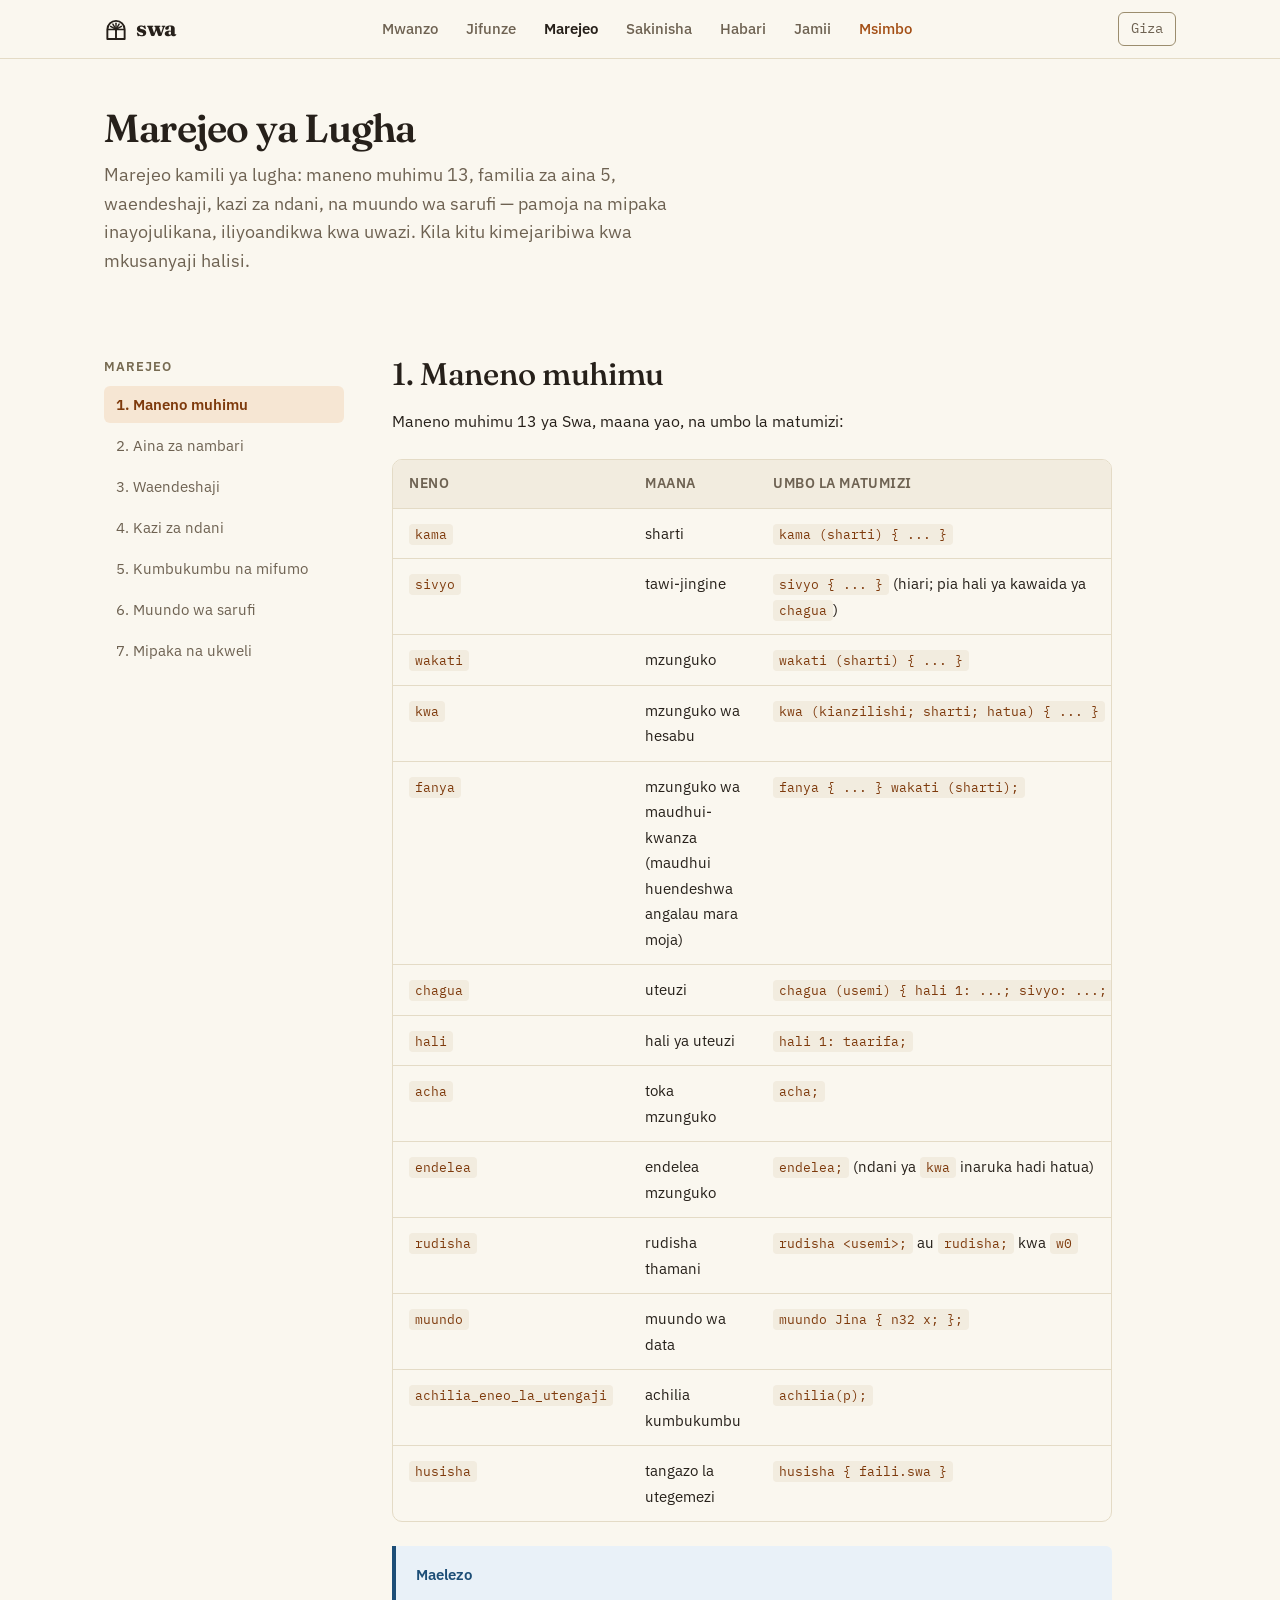
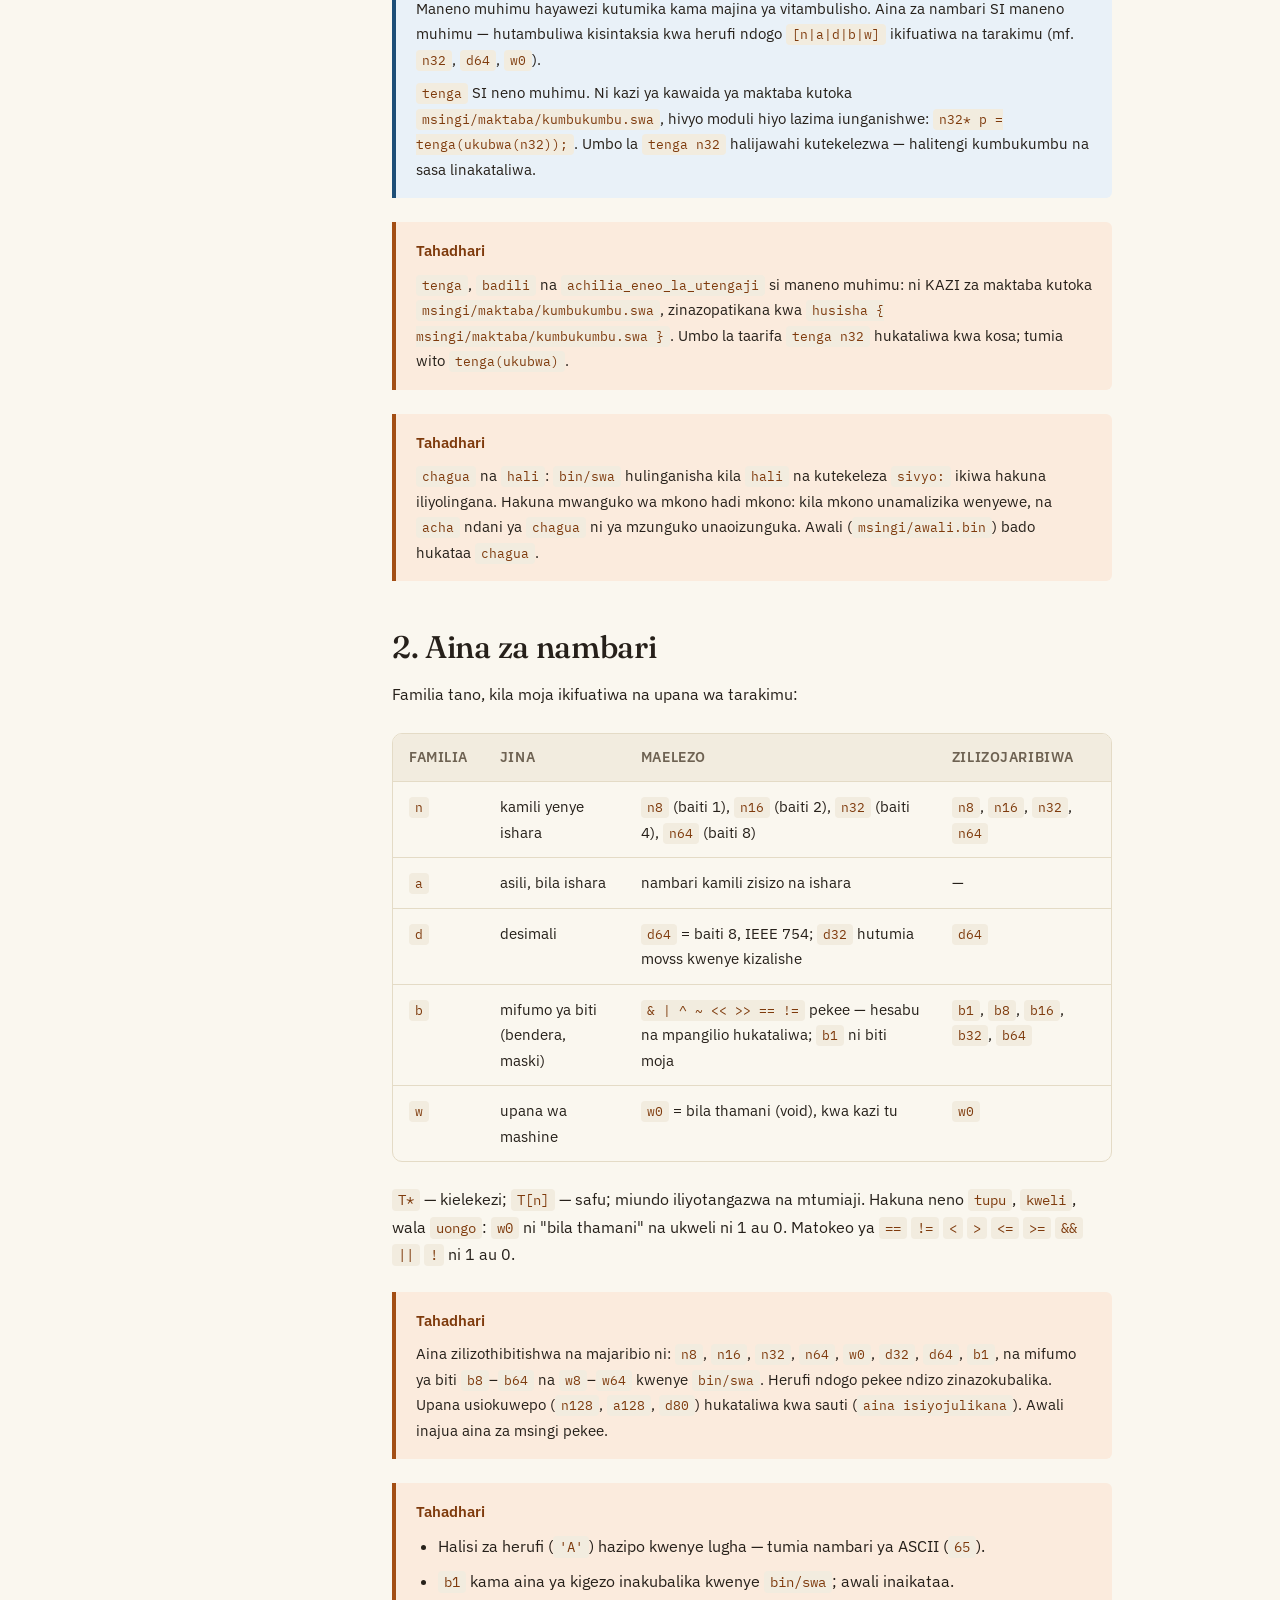
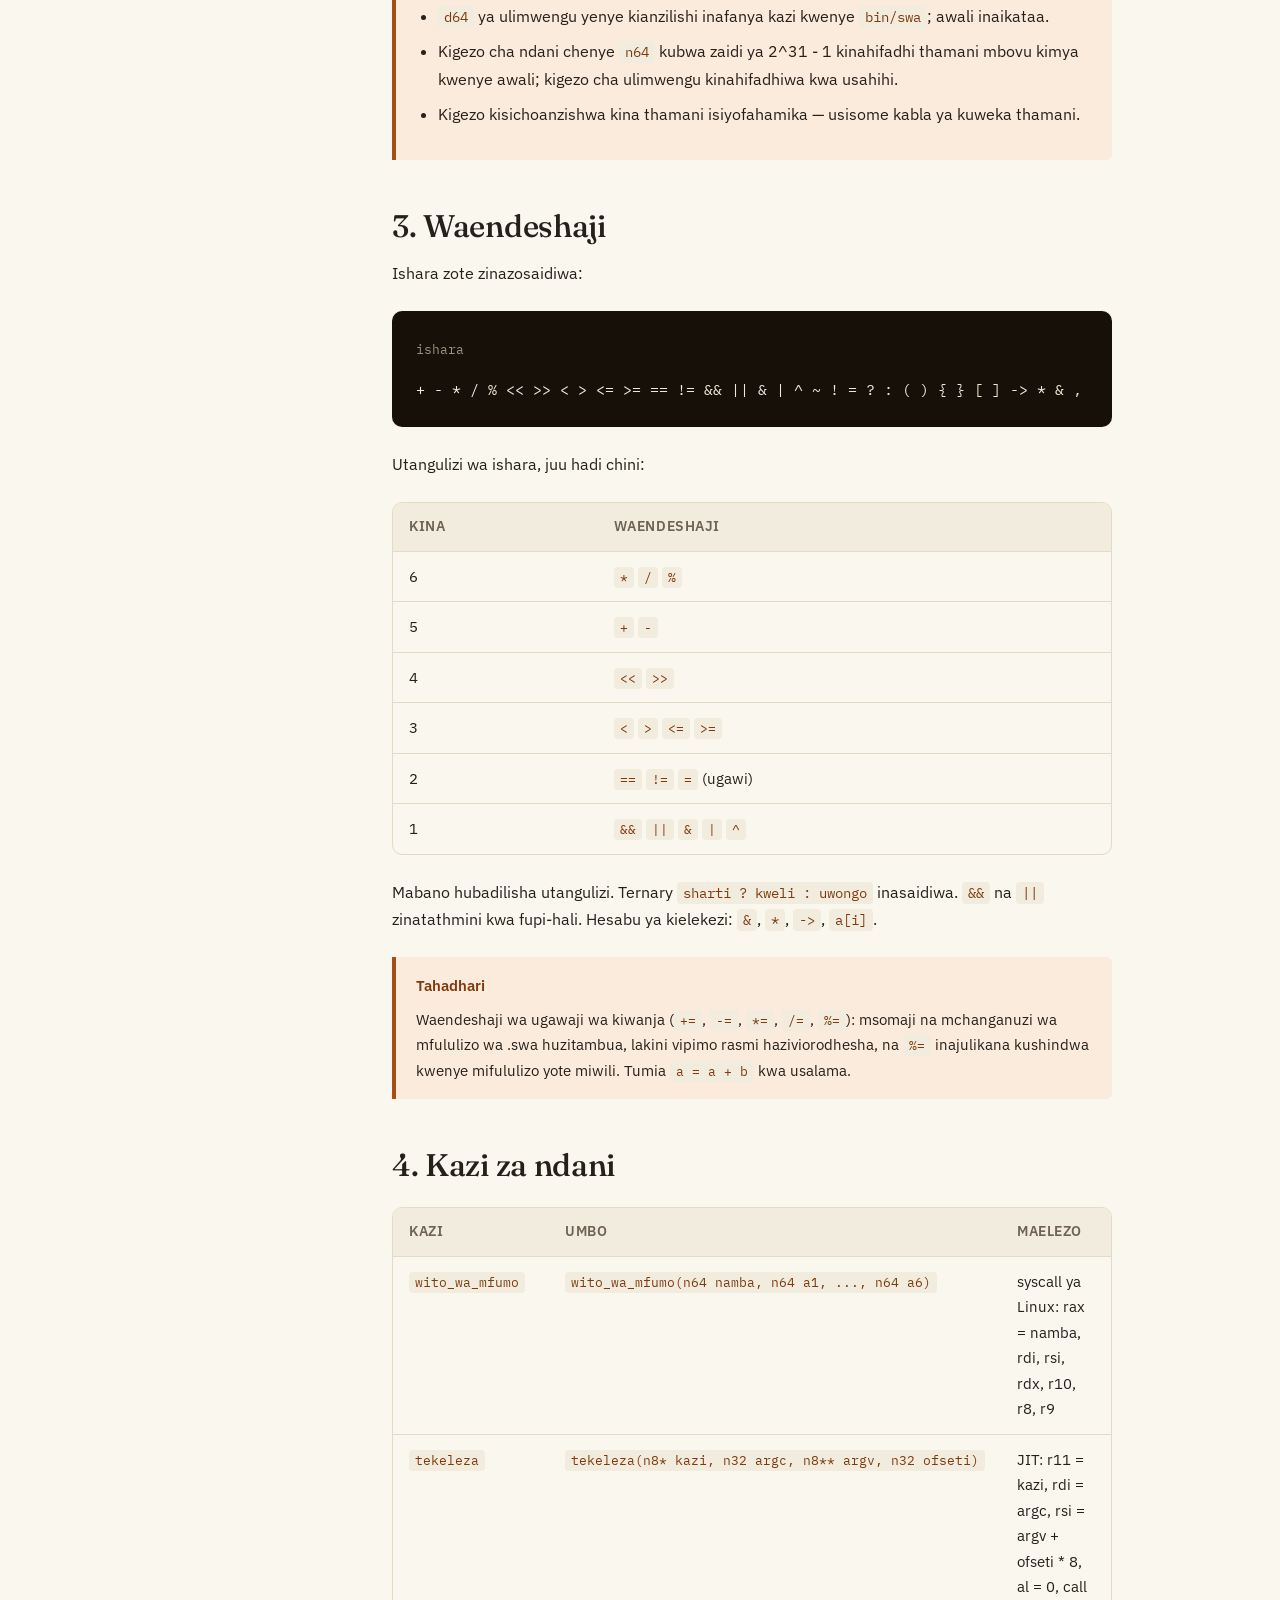
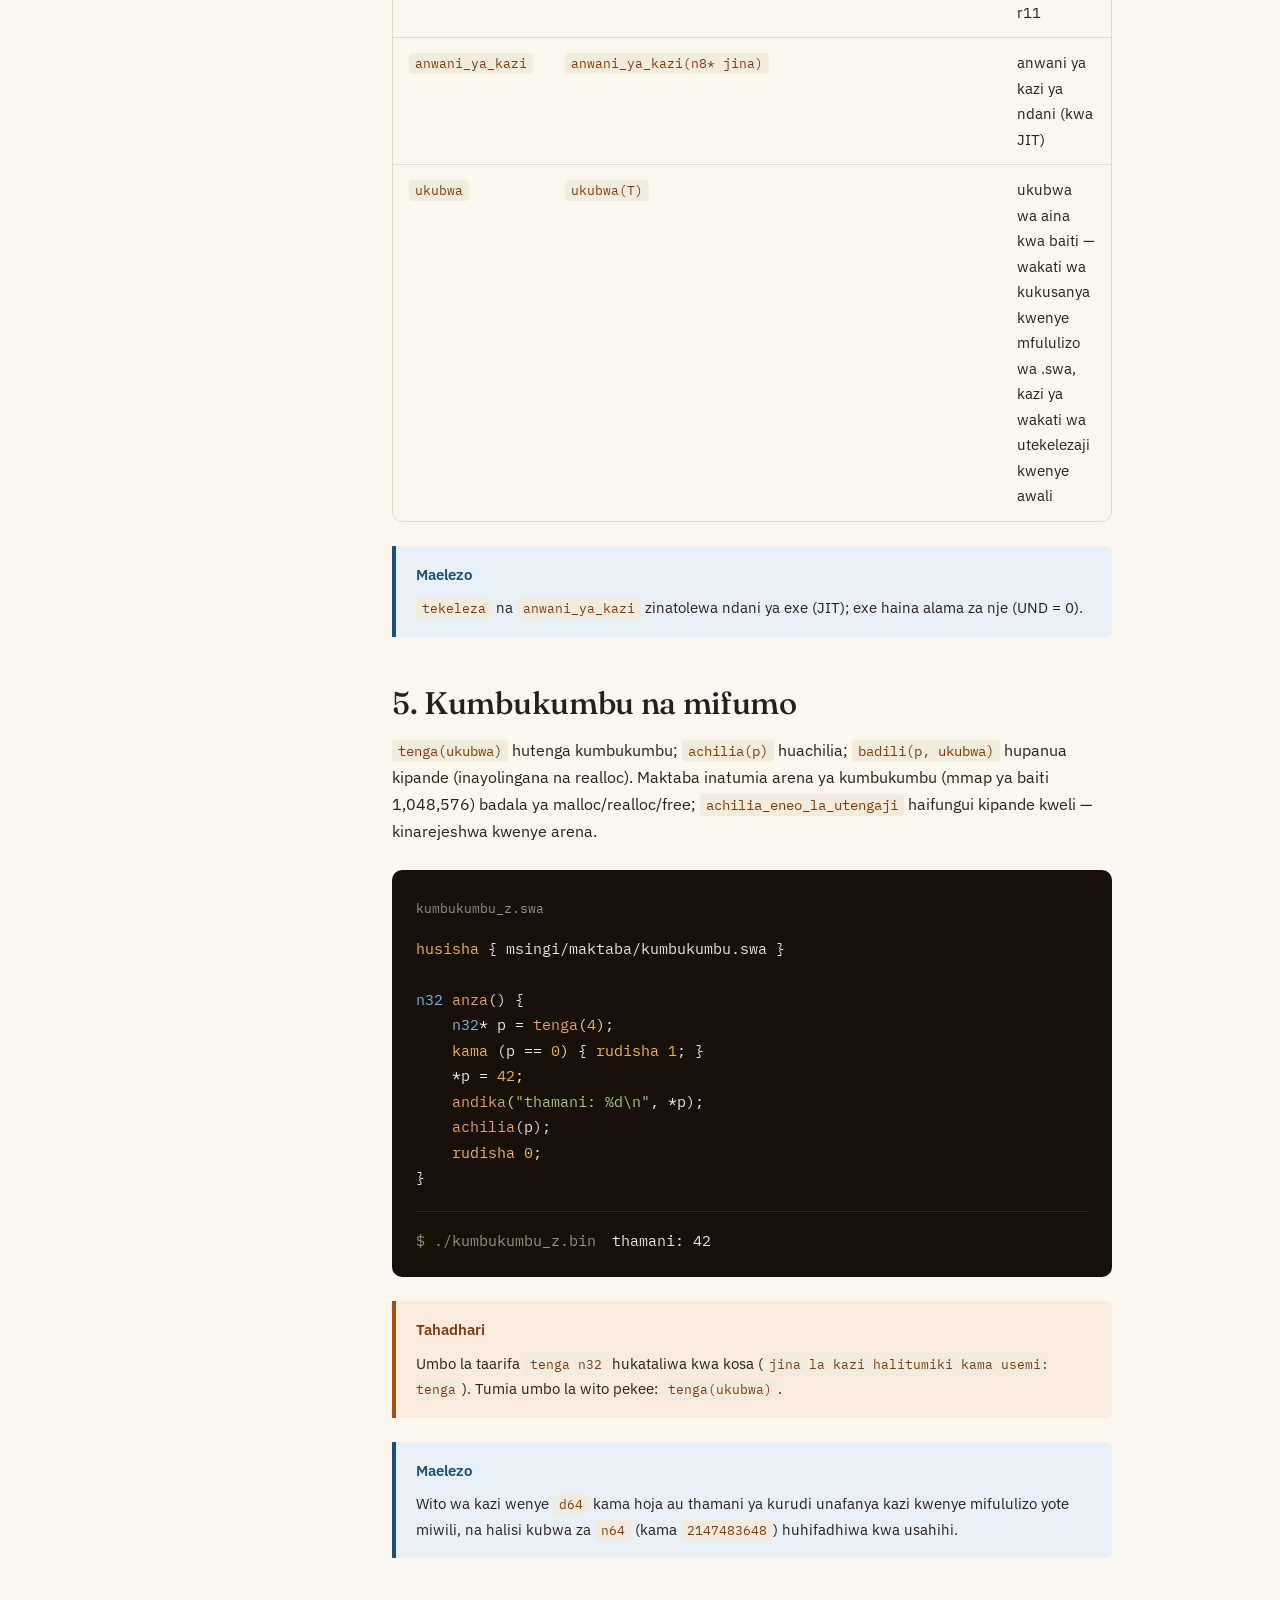
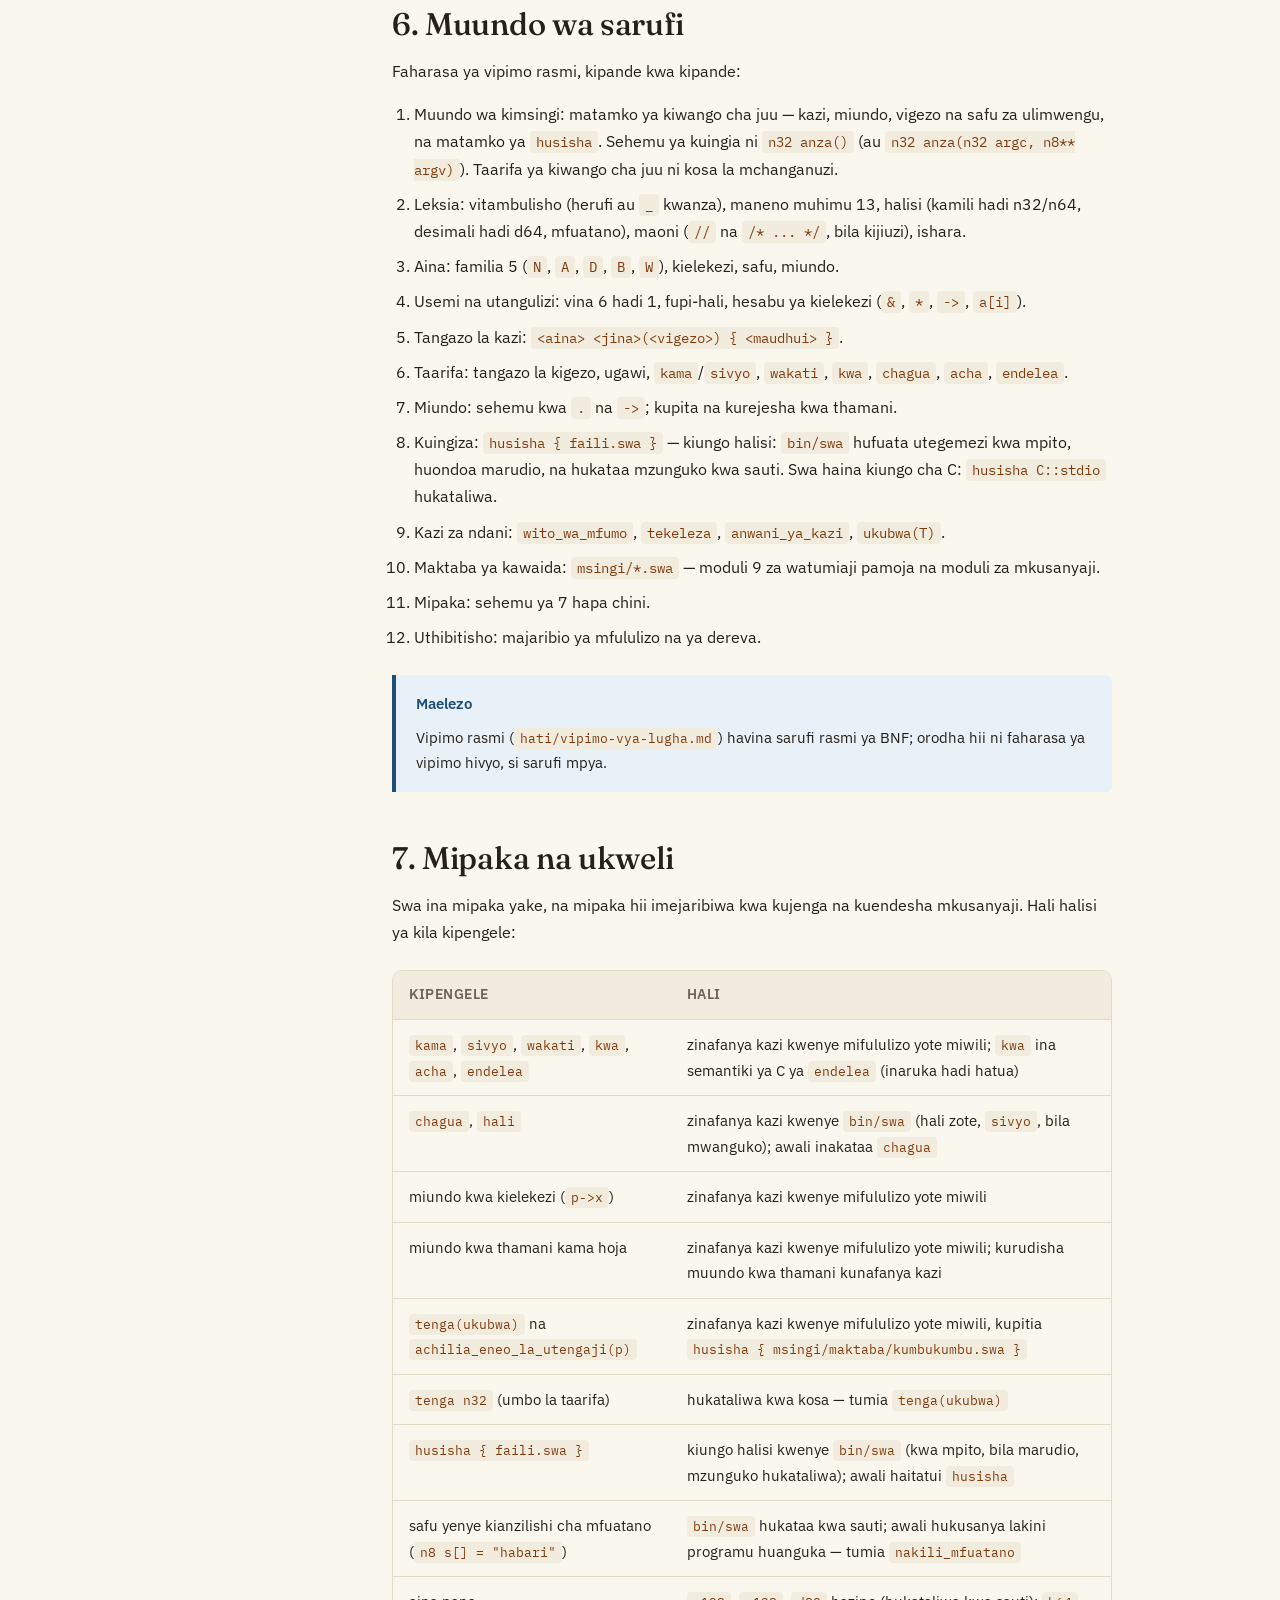
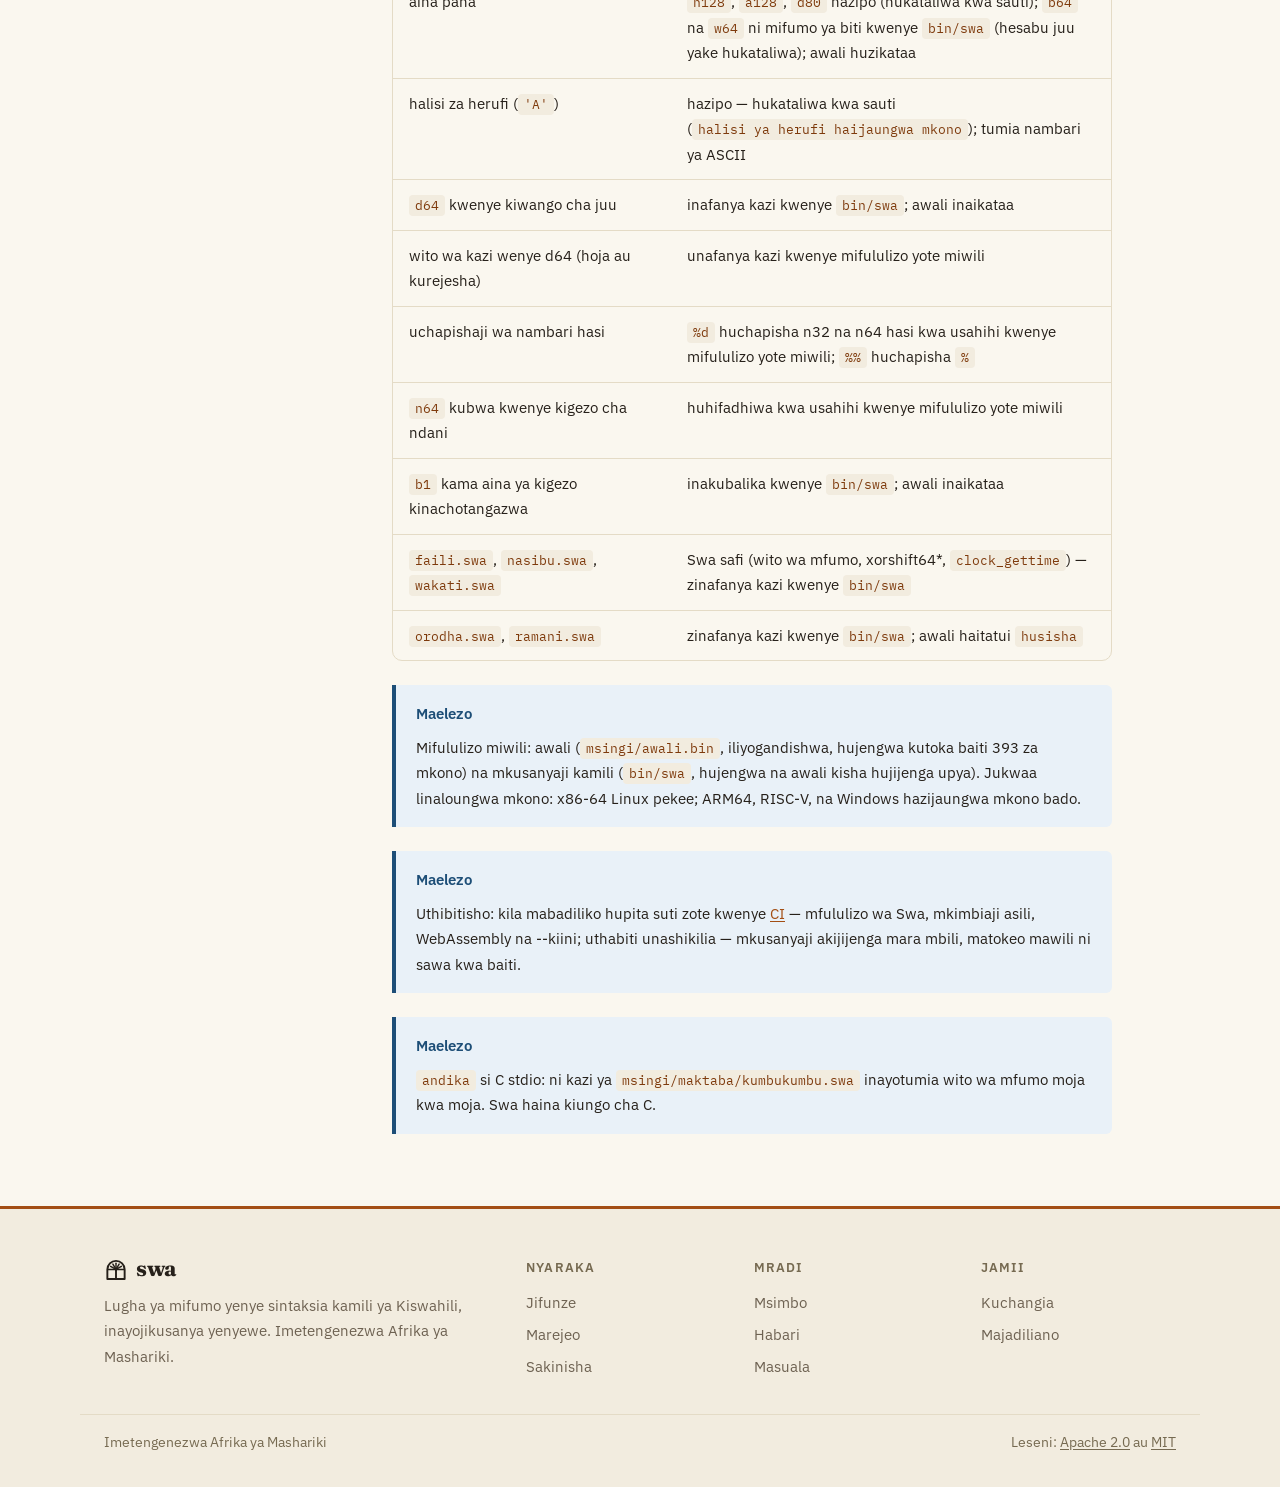
<file: marejeo.html>
<!DOCTYPE html>
<html lang="sw">
<head>
  <meta charset="UTF-8">
  <meta name="viewport" content="width=device-width, initial-scale=1.0">
  <title>Marejeo ya Lugha — Lugha ya Swa</title>
  <meta name="description" content="Marejeo kamili ya Swa: maneno muhimu 13, familia za aina 5, waendeshaji, kazi za ndani, sarufi, na mipaka inayojulikana. Kila kitu kimejaribiwa kwa mkusanyaji halisi.">
  <link rel="icon" type="image/svg+xml" href="favicon.svg">
  <link rel="canonical" href="https://lugha-swa.github.io/marejeo.html">
  <meta property="og:title" content="Marejeo ya Lugha — Lugha ya Swa">
  <meta property="og:description" content="Marejeo kamili ya Swa: maneno muhimu 13, familia za aina 5, waendeshaji, kazi za ndani, sarufi, na mipaka inayojulikana.">
  <meta property="og:image" content="https://lugha-swa.github.io/favicon.svg">
  <meta property="og:type" content="website">
  <meta property="og:url" content="https://lugha-swa.github.io/marejeo.html">
  <meta name="theme-color" content="#FAF7EF">
  <link rel="preconnect" href="https://fonts.googleapis.com">
  <link rel="preconnect" href="https://fonts.gstatic.com" crossorigin>
  <link href="https://fonts.googleapis.com/css2?family=Fraunces:opsz,wght@9..144,500;9..144,600;9..144,700&family=IBM+Plex+Mono:wght@400;500;600&family=IBM+Plex+Sans:wght@400;500;600;700&display=swap" rel="stylesheet">
  <script>
  (function () {
    try {
      var t = localStorage.getItem("swa-mandhari");
      if (t === "giza" || (t === null && window.matchMedia("(prefers-color-scheme: dark)").matches)) {
        document.documentElement.setAttribute("data-mandhari", "giza");
      } else if (t === "mwanga") {
        document.documentElement.setAttribute("data-mandhari", "mwanga");
      }
    } catch (e) {}
  })();
  </script>
  <link rel="stylesheet" href="style.css">
  <script src="app.js" defer></script>
</head>
<body>
  <a class="skip-link" href="#yaliyomo">Ruka hadi yaliyomo</a>

  <header class="site-header">
    <div class="header-inner">
      <a class="logo" href="/" aria-label="Swa — kurasa ya mwanzo">
        <svg class="logo-mark" viewBox="0 0 100 100" aria-hidden="true" focusable="false"><path d="M14 92 V52 A36 36 0 0 1 86 52 V92 Z" fill="none" stroke="currentColor" stroke-width="8" stroke-linejoin="round"/><line x1="50" y1="52" x2="50" y2="90" stroke="currentColor" stroke-width="8" stroke-linecap="round"/><line x1="18" y1="52" x2="82" y2="52" stroke="currentColor" stroke-width="7" stroke-linecap="round"/><line x1="50" y1="52" x2="27.5" y2="39.0" stroke="currentColor" stroke-width="6" stroke-linecap="round"/><line x1="50" y1="52" x2="37.0" y2="29.5" stroke="currentColor" stroke-width="6" stroke-linecap="round"/><line x1="50" y1="52" x2="50.0" y2="26.0" stroke="currentColor" stroke-width="6" stroke-linecap="round"/><line x1="50" y1="52" x2="63.0" y2="29.5" stroke="currentColor" stroke-width="6" stroke-linecap="round"/><line x1="50" y1="52" x2="72.5" y2="39.0" stroke="currentColor" stroke-width="6" stroke-linecap="round"/></svg>swa
      </a>
      <nav class="nav" aria-label="Urambazaji mkuu" id="urambazaji">
        <button class="nav-toggle" type="button" aria-expanded="false" aria-controls="urambazaji">Menyu</button>
        <ul class="nav-list">
          <li><a class="nav-link" href="/">Mwanzo</a></li>
          <li><a class="nav-link" href="jifunze.html">Jifunze</a></li>
          <li><a class="nav-link active" href="marejeo.html" aria-current="page">Marejeo</a></li>
          <li><a class="nav-link" href="sakinisha.html">Sakinisha</a></li>
          <li><a class="nav-link" href="habari.html">Habari</a></li>
          <li><a class="nav-link" href="jamii.html">Jamii</a></li>
          <li><a class="nav-link nav-link-msimbo" href="https://github.com/lugha-swa/swa">Msimbo</a></li>
        </ul>
      </nav>
      <button class="theme-toggle" type="button" data-mandhari-btn aria-pressed="false">Giza</button>
    </div>
  </header>

  <main id="yaliyomo">
    <section class="page-head">
      <div class="wrap">
        <h1>Marejeo ya Lugha</h1>
        <p>Marejeo kamili ya lugha: maneno muhimu 13, familia za aina 5, waendeshaji, kazi za ndani, na muundo wa sarufi — pamoja na mipaka inayojulikana, iliyoandikwa kwa uwazi. Kila kitu kimejaribiwa kwa mkusanyaji halisi.</p>
      </div>
    </section>
    <div class="wrap">
      <div class="docs">
        <aside class="docs-sidebar" aria-label="Faharasa ya kurasa hii">
          <nav class="docs-nav">
            <p class="docs-nav-title">Marejeo</p>
            <ul>
              <li><a class="docs-link active" href="#maneno-muhimu" aria-current="location">1. Maneno muhimu</a></li>
              <li><a class="docs-link" href="#aina-za-nambari">2. Aina za nambari</a></li>
              <li><a class="docs-link" href="#ishara">3. Waendeshaji</a></li>
              <li><a class="docs-link" href="#kazi-za-ndani">4. Kazi za ndani</a></li>
              <li><a class="docs-link" href="#kumbukumbu-na-mifumo">5. Kumbukumbu na mifumo</a></li>
              <li><a class="docs-link" href="#sarufi">6. Muundo wa sarufi</a></li>
              <li><a class="docs-link" href="#mipaka">7. Mipaka na ukweli</a></li>
            </ul>
          </nav>
        </aside>

        <div class="docs-content">

          <h2 id="maneno-muhimu">1. Maneno muhimu</h2>
          <p>Maneno muhimu 13 ya Swa, maana yao, na umbo la matumizi:</p>
          <div class="table-wrap">
            <table>
              <caption class="sr-only">Maneno muhimu 13 ya Swa, maana yao, na umbo la matumizi</caption>
              <thead>
                <tr><th scope="col">Neno</th><th scope="col">Maana</th><th scope="col">Umbo la matumizi</th></tr>
              </thead>
              <tbody>
                <tr><td><code>kama</code></td><td>sharti</td><td><code>kama (sharti) { ... }</code></td></tr>
                <tr><td><code>sivyo</code></td><td>tawi-jingine</td><td><code>sivyo { ... }</code> (hiari; pia hali ya kawaida ya <code>chagua</code>)</td></tr>
                <tr><td><code>wakati</code></td><td>mzunguko</td><td><code>wakati (sharti) { ... }</code></td></tr>
                <tr><td><code>kwa</code></td><td>mzunguko wa hesabu</td><td><code>kwa (kianzilishi; sharti; hatua) { ... }</code></td></tr>
                <tr><td><code>fanya</code></td><td>mzunguko wa maudhui-kwanza (maudhui huendeshwa angalau mara moja)</td><td><code>fanya { ... } wakati (sharti);</code></td></tr>
                <tr><td><code>chagua</code></td><td>uteuzi</td><td><code>chagua (usemi) { hali 1: ...; sivyo: ...; }</code></td></tr>
                <tr><td><code>hali</code></td><td>hali ya uteuzi</td><td><code>hali 1: taarifa;</code></td></tr>
                <tr><td><code>acha</code></td><td>toka mzunguko</td><td><code>acha;</code></td></tr>
                <tr><td><code>endelea</code></td><td>endelea mzunguko</td><td><code>endelea;</code> (ndani ya <code>kwa</code> inaruka hadi hatua)</td></tr>
                <tr><td><code>rudisha</code></td><td>rudisha thamani</td><td><code>rudisha &lt;usemi&gt;;</code> au <code>rudisha;</code> kwa <code>w0</code></td></tr>
                <tr><td><code>muundo</code></td><td>muundo wa data</td><td><code>muundo Jina { n32 x; };</code></td></tr>
                <tr><td><code>achilia_eneo_la_utengaji</code></td><td>achilia kumbukumbu</td><td><code>achilia(p);</code></td></tr>
                <tr><td><code>husisha</code></td><td>tangazo la utegemezi</td><td><code>husisha { faili.swa }</code></td></tr>
              </tbody>
            </table>
          </div>
          <aside class="callout callout-maelezo" role="note">
            <p class="callout-title">Maelezo</p>
            <p>Maneno muhimu hayawezi kutumika kama majina ya vitambulisho. Aina za nambari SI maneno muhimu — hutambuliwa kisintaksia kwa herufi ndogo <code>[n|a|d|b|w]</code> ikifuatiwa na tarakimu (mf. <code>n32</code>, <code>d64</code>, <code>w0</code>).</p>
            <p><code>tenga</code> SI neno muhimu. Ni kazi ya kawaida ya maktaba kutoka <code>msingi/maktaba/kumbukumbu.swa</code>, hivyo moduli hiyo lazima iunganishwe: <code>n32* p = tenga(ukubwa(n32));</code>. Umbo la <code>tenga n32</code> halijawahi kutekelezwa — halitengi kumbukumbu na sasa linakataliwa.</p>
          </aside>
          <aside class="callout callout-tahadhari" role="note">
            <p class="callout-title">Tahadhari</p>
            <p><code>tenga</code>, <code>badili</code> na <code>achilia_eneo_la_utengaji</code> si maneno muhimu: ni KAZI za maktaba kutoka <code>msingi/maktaba/kumbukumbu.swa</code>, zinazopatikana kwa <code>husisha { msingi/maktaba/kumbukumbu.swa }</code>. Umbo la taarifa <code>tenga n32</code> hukataliwa kwa kosa; tumia wito <code>tenga(ukubwa)</code>.</p>
          </aside>
          <aside class="callout callout-tahadhari" role="note">
            <p class="callout-title">Tahadhari</p>
            <p><code>chagua</code> na <code>hali</code>: <code>bin/swa</code> hulinganisha kila <code>hali</code> na kutekeleza <code>sivyo:</code> ikiwa hakuna iliyolingana. Hakuna mwanguko wa mkono hadi mkono: kila mkono unamalizika wenyewe, na <code>acha</code> ndani ya <code>chagua</code> ni ya mzunguko unaoizunguka. Awali (<code>msingi/awali.bin</code>) bado hukataa <code>chagua</code>.</p>
          </aside>

          <h2 id="aina-za-nambari">2. Aina za nambari</h2>
          <p>Familia tano, kila moja ikifuatiwa na upana wa tarakimu:</p>
          <div class="table-wrap">
            <table>
              <caption class="sr-only">Familia tano za aina za nambari za Swa, maelezo yao, na aina zilizojaribiwa</caption>
              <thead>
                <tr><th scope="col">Familia</th><th scope="col">Jina</th><th scope="col">Maelezo</th><th scope="col">Zilizojaribiwa</th></tr>
              </thead>
              <tbody>
                <tr><td><code>n</code></td><td>kamili yenye ishara</td><td><code>n8</code> (baiti 1), <code>n16</code> (baiti 2), <code>n32</code> (baiti 4), <code>n64</code> (baiti 8)</td><td><code>n8</code>, <code>n16</code>, <code>n32</code>, <code>n64</code></td></tr>
                <tr><td><code>a</code></td><td>asili, bila ishara</td><td>nambari kamili zisizo na ishara</td><td>—</td></tr>
                <tr><td><code>d</code></td><td>desimali</td><td><code>d64</code> = baiti 8, IEEE 754; <code>d32</code> hutumia movss kwenye kizalishe</td><td><code>d64</code></td></tr>
                <tr><td><code>b</code></td><td>mifumo ya biti (bendera, maski)</td><td><code>&amp; | ^ ~ &lt;&lt; &gt;&gt; == !=</code> pekee — hesabu na mpangilio hukataliwa; <code>b1</code> ni biti moja</td><td><code>b1</code>, <code>b8</code>, <code>b16</code>, <code>b32</code>, <code>b64</code></td></tr>
                <tr><td><code>w</code></td><td>upana wa mashine</td><td><code>w0</code> = bila thamani (void), kwa kazi tu</td><td><code>w0</code></td></tr>
              </tbody>
            </table>
          </div>
          <p><code>T*</code> — kielekezi; <code>T[n]</code> — safu; miundo iliyotangazwa na mtumiaji. Hakuna neno <code>tupu</code>, <code>kweli</code>, wala <code>uongo</code>: <code>w0</code> ni "bila thamani" na ukweli ni 1 au 0. Matokeo ya <code>==</code> <code>!=</code> <code>&lt;</code> <code>&gt;</code> <code>&lt;=</code> <code>&gt;=</code> <code>&amp;&amp;</code> <code>||</code> <code>!</code> ni 1 au 0.</p>
          <aside class="callout callout-tahadhari" role="note">
            <p class="callout-title">Tahadhari</p>
            <p>Aina zilizothibitishwa na majaribio ni: <code>n8</code>, <code>n16</code>, <code>n32</code>, <code>n64</code>, <code>w0</code>, <code>d32</code>, <code>d64</code>, <code>b1</code>, na mifumo ya biti <code>b8</code>–<code>b64</code> na <code>w8</code>–<code>w64</code> kwenye <code>bin/swa</code>. Herufi ndogo pekee ndizo zinazokubalika. Upana usiokuwepo (<code>n128</code>, <code>a128</code>, <code>d80</code>) hukataliwa kwa sauti (<code>aina isiyojulikana</code>). Awali inajua aina za msingi pekee.</p>
          </aside>
          <aside class="callout callout-tahadhari" role="note">
            <p class="callout-title">Tahadhari</p>
            <ul>
              <li>Halisi za herufi (<code>'A'</code>) hazipo kwenye lugha — tumia nambari ya ASCII (<code>65</code>).</li>
              <li><code>b1</code> kama aina ya kigezo inakubalika kwenye <code>bin/swa</code>; awali inaikataa.</li>
              <li><code>d64</code> ya ulimwengu yenye kianzilishi inafanya kazi kwenye <code>bin/swa</code>; awali inaikataa.</li>
              <li>Kigezo cha ndani chenye <code>n64</code> kubwa zaidi ya 2^31 - 1 kinahifadhi thamani mbovu kimya kwenye awali; kigezo cha ulimwengu kinahifadhiwa kwa usahihi.</li>
              <li>Kigezo kisichoanzishwa kina thamani isiyofahamika — usisome kabla ya kuweka thamani.</li>
            </ul>
          </aside>

          <h2 id="ishara">3. Waendeshaji</h2>
          <p>Ishara zote zinazosaidiwa:</p>
          <figure class="codeblock" data-fname="ishara">
            <figcaption class="codeblock-bar">
              <span class="codeblock-fname">ishara</span>
              <button class="codeblock-copy" type="button">Nakili</button>
            </figcaption>
            <pre><code>+ - * / % &lt;&lt; &gt;&gt; &lt; &gt; &lt;= &gt;= == != &amp;&amp; || &amp; | ^ ~ ! = ? : ( ) { } [ ] -&gt; * &amp; , ;</code></pre>
          </figure>
          <p>Utangulizi wa ishara, juu hadi chini:</p>
          <div class="table-wrap">
            <table>
              <caption class="sr-only">Utangulizi wa waendeshaji wa Swa kwa vina</caption>
              <thead>
                <tr><th scope="col">Kina</th><th scope="col">Waendeshaji</th></tr>
              </thead>
              <tbody>
                <tr><td>6</td><td><code>*</code> <code>/</code> <code>%</code></td></tr>
                <tr><td>5</td><td><code>+</code> <code>-</code></td></tr>
                <tr><td>4</td><td><code>&lt;&lt;</code> <code>&gt;&gt;</code></td></tr>
                <tr><td>3</td><td><code>&lt;</code> <code>&gt;</code> <code>&lt;=</code> <code>&gt;=</code></td></tr>
                <tr><td>2</td><td><code>==</code> <code>!=</code> <code>=</code> (ugawi)</td></tr>
                <tr><td>1</td><td><code>&amp;&amp;</code> <code>||</code> <code>&amp;</code> <code>|</code> <code>^</code></td></tr>
              </tbody>
            </table>
          </div>
          <p>Mabano hubadilisha utangulizi. Ternary <code>sharti ? kweli : uwongo</code> inasaidiwa. <code>&amp;&amp;</code> na <code>||</code> zinatathmini kwa fupi-hali. Hesabu ya kielekezi: <code>&amp;</code>, <code>*</code>, <code>-&gt;</code>, <code>a[i]</code>.</p>
          <aside class="callout callout-tahadhari" role="note">
            <p class="callout-title">Tahadhari</p>
            <p>Waendeshaji wa ugawaji wa kiwanja (<code>+=</code>, <code>-=</code>, <code>*=</code>, <code>/=</code>, <code>%=</code>): msomaji na mchanganuzi wa mfululizo wa .swa huzitambua, lakini vipimo rasmi haziviorodhesha, na <code>%=</code> inajulikana kushindwa kwenye mifululizo yote miwili. Tumia <code>a = a + b</code> kwa usalama.</p>
          </aside>

          <h2 id="kazi-za-ndani">4. Kazi za ndani</h2>
          <div class="table-wrap">
            <table>
              <caption class="sr-only">Kazi za ndani za Swa, umbo la matumizi, na maelezo</caption>
              <thead>
                <tr><th scope="col">Kazi</th><th scope="col">Umbo</th><th scope="col">Maelezo</th></tr>
              </thead>
              <tbody>
                <tr><td><code>wito_wa_mfumo</code></td><td><code>wito_wa_mfumo(n64 namba, n64 a1, ..., n64 a6)</code></td><td>syscall ya Linux: rax = namba, rdi, rsi, rdx, r10, r8, r9</td></tr>
                <tr><td><code>tekeleza</code></td><td><code>tekeleza(n8* kazi, n32 argc, n8** argv, n32 ofseti)</code></td><td>JIT: r11 = kazi, rdi = argc, rsi = argv + ofseti * 8, al = 0, call r11</td></tr>
                <tr><td><code>anwani_ya_kazi</code></td><td><code>anwani_ya_kazi(n8* jina)</code></td><td>anwani ya kazi ya ndani (kwa JIT)</td></tr>
                <tr><td><code>ukubwa</code></td><td><code>ukubwa(T)</code></td><td>ukubwa wa aina kwa baiti — wakati wa kukusanya kwenye mfululizo wa .swa, kazi ya wakati wa utekelezaji kwenye awali</td></tr>
              </tbody>
            </table>
          </div>
          <aside class="callout callout-maelezo" role="note">
            <p class="callout-title">Maelezo</p>
            <p><code>tekeleza</code> na <code>anwani_ya_kazi</code> zinatolewa ndani ya exe (JIT); exe haina alama za nje (UND = 0).</p>
          </aside>

          <h2 id="kumbukumbu-na-mifumo">5. Kumbukumbu na mifumo</h2>
          <p><code>tenga(ukubwa)</code> hutenga kumbukumbu; <code>achilia(p)</code> huachilia; <code>badili(p, ukubwa)</code> hupanua kipande (inayolingana na realloc). Maktaba inatumia arena ya kumbukumbu (mmap ya baiti 1,048,576) badala ya malloc/realloc/free; <code>achilia_eneo_la_utengaji</code> haifungui kipande kweli — kinarejeshwa kwenye arena.</p>
          <figure class="codeblock" data-fname="kumbukumbu_z.swa">
            <figcaption class="codeblock-bar">
              <span class="codeblock-fname">kumbukumbu_z.swa</span>
              <button class="codeblock-copy" type="button">Nakili</button>
            </figcaption>
            <pre><code><span class="tok-kw">husisha</span> { msingi/maktaba/kumbukumbu.swa }

<span class="tok-type">n32</span> <span class="tok-fn">anza</span>() {
    <span class="tok-type">n32</span>* p = <span class="tok-fn">tenga</span>(<span class="tok-num">4</span>);
    <span class="tok-kw">kama</span> (p == <span class="tok-num">0</span>) { <span class="tok-kw">rudisha</span> <span class="tok-num">1</span>; }
    *p = <span class="tok-num">42</span>;
    <span class="tok-fn">andika</span>(<span class="tok-str">"thamani: %d\n"</span>, *p);
    <span class="tok-fn">achilia</span>(p);
    <span class="tok-kw">rudisha</span> <span class="tok-num">0</span>;
}</code></pre>
            <div class="codeblock-tokeo">
              <span class="codeblock-prompt">$ ./kumbukumbu_z.bin</span>
              <span class="codeblock-pato">thamani: 42</span>
            </div>
          </figure>
          <aside class="callout callout-tahadhari" role="note">
            <p class="callout-title">Tahadhari</p>
            <p>Umbo la taarifa <code>tenga n32</code> hukataliwa kwa kosa (<code>jina la kazi halitumiki kama usemi: tenga</code>). Tumia umbo la wito pekee: <code>tenga(ukubwa)</code>.</p>
          </aside>
          <aside class="callout callout-maelezo" role="note">
            <p class="callout-title">Maelezo</p>
            <p>Wito wa kazi wenye <code>d64</code> kama hoja au thamani ya kurudi unafanya kazi kwenye mifululizo yote miwili, na halisi kubwa za <code>n64</code> (kama <code>2147483648</code>) huhifadhiwa kwa usahihi.</p>
          </aside>

          <h2 id="sarufi">6. Muundo wa sarufi</h2>
          <p>Faharasa ya vipimo rasmi, kipande kwa kipande:</p>
          <ol>
            <li>Muundo wa kimsingi: matamko ya kiwango cha juu — kazi, miundo, vigezo na safu za ulimwengu, na matamko ya <code>husisha</code>. Sehemu ya kuingia ni <code>n32 anza()</code> (au <code>n32 anza(n32 argc, n8** argv)</code>). Taarifa ya kiwango cha juu ni kosa la mchanganuzi.</li>
            <li>Leksia: vitambulisho (herufi au <code>_</code> kwanza), maneno muhimu 13, halisi (kamili hadi n32/n64, desimali hadi d64, mfuatano), maoni (<code>//</code> na <code>/* ... */</code>, bila kijiuzi), ishara.</li>
            <li>Aina: familia 5 (<code>N</code>, <code>A</code>, <code>D</code>, <code>B</code>, <code>W</code>), kielekezi, safu, miundo.</li>
            <li>Usemi na utangulizi: vina 6 hadi 1, fupi-hali, hesabu ya kielekezi (<code>&amp;</code>, <code>*</code>, <code>-&gt;</code>, <code>a[i]</code>).</li>
            <li>Tangazo la kazi: <code>&lt;aina&gt; &lt;jina&gt;(&lt;vigezo&gt;) { &lt;maudhui&gt; }</code>.</li>
            <li>Taarifa: tangazo la kigezo, ugawi, <code>kama</code>/<code>sivyo</code>, <code>wakati</code>, <code>kwa</code>, <code>chagua</code>, <code>acha</code>, <code>endelea</code>.</li>
            <li>Miundo: sehemu kwa <code>.</code> na <code>-&gt;</code>; kupita na kurejesha kwa thamani.</li>
            <li>Kuingiza: <code>husisha { faili.swa }</code> — kiungo halisi: <code>bin/swa</code> hufuata utegemezi kwa mpito, huondoa marudio, na hukataa mzunguko kwa sauti. Swa haina kiungo cha C: <code>husisha C::stdio</code> hukataliwa.</li>
            <li>Kazi za ndani: <code>wito_wa_mfumo</code>, <code>tekeleza</code>, <code>anwani_ya_kazi</code>, <code>ukubwa(T)</code>.</li>
            <li>Maktaba ya kawaida: <code>msingi/*.swa</code> — moduli 9 za watumiaji pamoja na moduli za mkusanyaji.</li>
            <li>Mipaka: sehemu ya 7 hapa chini.</li>
            <li>Uthibitisho: majaribio ya mfululizo na ya dereva.</li>
          </ol>
          <aside class="callout callout-maelezo" role="note">
            <p class="callout-title">Maelezo</p>
            <p>Vipimo rasmi (<code>hati/vipimo-vya-lugha.md</code>) havina sarufi rasmi ya BNF; orodha hii ni faharasa ya vipimo hivyo, si sarufi mpya.</p>
          </aside>

          <h2 id="mipaka">7. Mipaka na ukweli</h2>
          <p>Swa ina mipaka yake, na mipaka hii imejaribiwa kwa kujenga na kuendesha mkusanyaji. Hali halisi ya kila kipengele:</p>
          <div class="table-wrap">
            <table>
              <caption class="sr-only">Hali halisi ya vipengele vya Swa kwenye mifululizo yote miwili</caption>
              <thead>
                <tr><th scope="col">Kipengele</th><th scope="col">Hali</th></tr>
              </thead>
              <tbody>
                <tr><td><code>kama</code>, <code>sivyo</code>, <code>wakati</code>, <code>kwa</code>, <code>acha</code>, <code>endelea</code></td><td>zinafanya kazi kwenye mifululizo yote miwili; <code>kwa</code> ina semantiki ya C ya <code>endelea</code> (inaruka hadi hatua)</td></tr>
                <tr><td><code>chagua</code>, <code>hali</code></td><td>zinafanya kazi kwenye <code>bin/swa</code> (hali zote, <code>sivyo</code>, bila mwanguko); awali inakataa <code>chagua</code></td></tr>
                <tr><td>miundo kwa kielekezi (<code>p-&gt;x</code>)</td><td>zinafanya kazi kwenye mifululizo yote miwili</td></tr>
                <tr><td>miundo kwa thamani kama hoja</td><td>zinafanya kazi kwenye mifululizo yote miwili; kurudisha muundo kwa thamani kunafanya kazi</td></tr>
                <tr><td><code>tenga(ukubwa)</code> na <code>achilia_eneo_la_utengaji(p)</code></td><td>zinafanya kazi kwenye mifululizo yote miwili, kupitia <code>husisha { msingi/maktaba/kumbukumbu.swa }</code></td></tr>
                <tr><td><code>tenga n32</code> (umbo la taarifa)</td><td>hukataliwa kwa kosa — tumia <code>tenga(ukubwa)</code></td></tr>
                <tr><td><code>husisha { faili.swa }</code></td><td>kiungo halisi kwenye <code>bin/swa</code> (kwa mpito, bila marudio, mzunguko hukataliwa); awali haitatui <code>husisha</code></td></tr>
                <tr><td>safu yenye kianzilishi cha mfuatano (<code>n8 s[] = "habari"</code>)</td><td><code>bin/swa</code> hukataa kwa sauti; awali hukusanya lakini programu huanguka — tumia <code>nakili_mfuatano</code></td></tr>
                <tr><td>aina pana</td><td><code>n128</code>, <code>a128</code>, <code>d80</code> hazipo (hukataliwa kwa sauti); <code>b64</code> na <code>w64</code> ni mifumo ya biti kwenye <code>bin/swa</code> (hesabu juu yake hukataliwa); awali huzikataa</td></tr>
                <tr><td>halisi za herufi (<code>'A'</code>)</td><td>hazipo — hukataliwa kwa sauti (<code>halisi ya herufi haijaungwa mkono</code>); tumia nambari ya ASCII</td></tr>
                <tr><td><code>d64</code> kwenye kiwango cha juu</td><td>inafanya kazi kwenye <code>bin/swa</code>; awali inaikataa</td></tr>
                <tr><td>wito wa kazi wenye d64 (hoja au kurejesha)</td><td>unafanya kazi kwenye mifululizo yote miwili</td></tr>
                <tr><td>uchapishaji wa nambari hasi</td><td><code>%d</code> huchapisha n32 na n64 hasi kwa usahihi kwenye mifululizo yote miwili; <code>%%</code> huchapisha <code>%</code></td></tr>
                <tr><td><code>n64</code> kubwa kwenye kigezo cha ndani</td><td>huhifadhiwa kwa usahihi kwenye mifululizo yote miwili</td></tr>
                <tr><td><code>b1</code> kama aina ya kigezo kinachotangazwa</td><td>inakubalika kwenye <code>bin/swa</code>; awali inaikataa</td></tr>
                <tr><td><code>faili.swa</code>, <code>nasibu.swa</code>, <code>wakati.swa</code></td><td>Swa safi (wito wa mfumo, xorshift64*, <code>clock_gettime</code>) — zinafanya kazi kwenye <code>bin/swa</code></td></tr>
                <tr><td><code>orodha.swa</code>, <code>ramani.swa</code></td><td>zinafanya kazi kwenye <code>bin/swa</code>; awali haitatui <code>husisha</code></td></tr>
              </tbody>
            </table>
          </div>
          <aside class="callout callout-maelezo" role="note">
            <p class="callout-title">Maelezo</p>
            <p>Mifululizo miwili: awali (<code>msingi/awali.bin</code>, iliyogandishwa, hujengwa kutoka baiti 393 za mkono) na mkusanyaji kamili (<code>bin/swa</code>, hujengwa na awali kisha hujijenga upya). Jukwaa linaloungwa mkono: x86-64 Linux pekee; ARM64, RISC-V, na Windows hazijaungwa mkono bado.</p>
          </aside>
          <aside class="callout callout-maelezo" role="note">
            <p class="callout-title">Maelezo</p>
            <p>Uthibitisho: kila mabadiliko hupita suti zote kwenye <a href="https://github.com/lugha-swa/swa/actions">CI</a> — mfululizo wa Swa, mkimbiaji asili, WebAssembly na --kiini; uthabiti unashikilia — mkusanyaji akijijenga mara mbili, matokeo mawili ni sawa kwa baiti.</p>
          </aside>
          <aside class="callout callout-maelezo" role="note">
            <p class="callout-title">Maelezo</p>
            <p><code>andika</code> si C stdio: ni kazi ya <code>msingi/maktaba/kumbukumbu.swa</code> inayotumia wito wa mfumo moja kwa moja. Swa haina kiungo cha C.</p>
          </aside>

        </div>
      </div>
    </div>
  </main>

  <footer class="site-footer">
    <div class="footer-inner">
      <div class="footer-brand">
        <a class="logo" href="/" aria-label="Swa — kurasa ya mwanzo">
          <svg class="logo-mark" viewBox="0 0 100 100" aria-hidden="true" focusable="false"><path d="M14 92 V52 A36 36 0 0 1 86 52 V92 Z" fill="none" stroke="currentColor" stroke-width="8" stroke-linejoin="round"/><line x1="50" y1="52" x2="50" y2="90" stroke="currentColor" stroke-width="8" stroke-linecap="round"/><line x1="18" y1="52" x2="82" y2="52" stroke="currentColor" stroke-width="7" stroke-linecap="round"/><line x1="50" y1="52" x2="27.5" y2="39.0" stroke="currentColor" stroke-width="6" stroke-linecap="round"/><line x1="50" y1="52" x2="37.0" y2="29.5" stroke="currentColor" stroke-width="6" stroke-linecap="round"/><line x1="50" y1="52" x2="50.0" y2="26.0" stroke="currentColor" stroke-width="6" stroke-linecap="round"/><line x1="50" y1="52" x2="63.0" y2="29.5" stroke="currentColor" stroke-width="6" stroke-linecap="round"/><line x1="50" y1="52" x2="72.5" y2="39.0" stroke="currentColor" stroke-width="6" stroke-linecap="round"/></svg>swa
        </a>
        <p>Lugha ya mifumo yenye sintaksia kamili ya Kiswahili, inayojikusanya yenyewe. Imetengenezwa Afrika ya Mashariki.</p>
      </div>
      <nav class="footer-col" aria-label="Nyaraka">
        <h4>Nyaraka</h4>
        <a href="jifunze.html">Jifunze</a>
        <a href="marejeo.html">Marejeo</a>
        <a href="sakinisha.html">Sakinisha</a>
      </nav>
      <nav class="footer-col" aria-label="Mradi">
        <h4>Mradi</h4>
        <a href="https://github.com/lugha-swa/swa">Msimbo</a>
        <a href="habari.html">Habari</a>
        <a href="https://github.com/lugha-swa/swa/issues">Masuala</a>
      </nav>
      <nav class="footer-col" aria-label="Jamii">
        <h4>Jamii</h4>
        <a href="jamii.html">Kuchangia</a>
        <a href="https://github.com/lugha-swa/swa/discussions">Majadiliano</a>
      </nav>
    </div>
    <div class="footer-bottom">
      <span>Imetengenezwa Afrika ya Mashariki</span>
      <span>Leseni: <a href="https://github.com/lugha-swa/swa/blob/main/LICENSE-APACHE">Apache 2.0</a> au <a href="https://github.com/lugha-swa/swa/blob/main/LICENSE-MIT">MIT</a></span>
    </div>
  </footer>
</body>
</html>
</file>
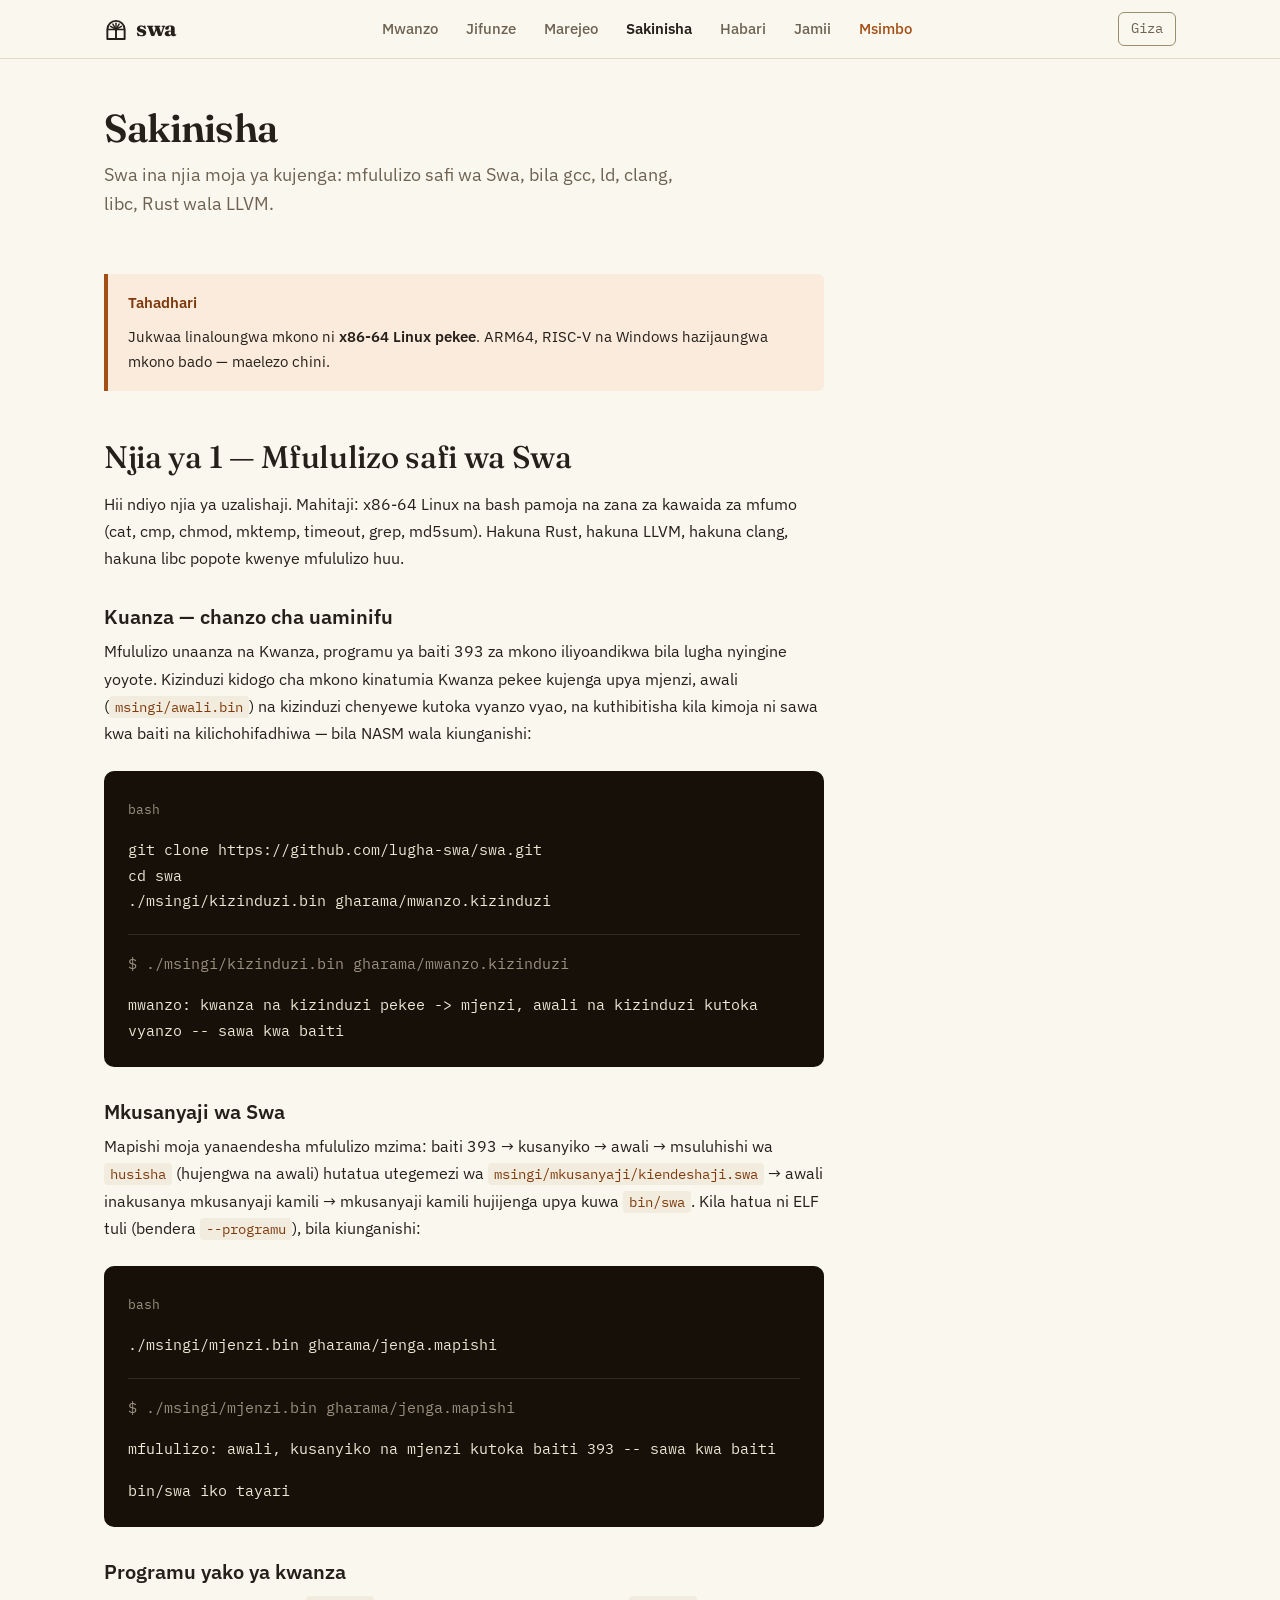
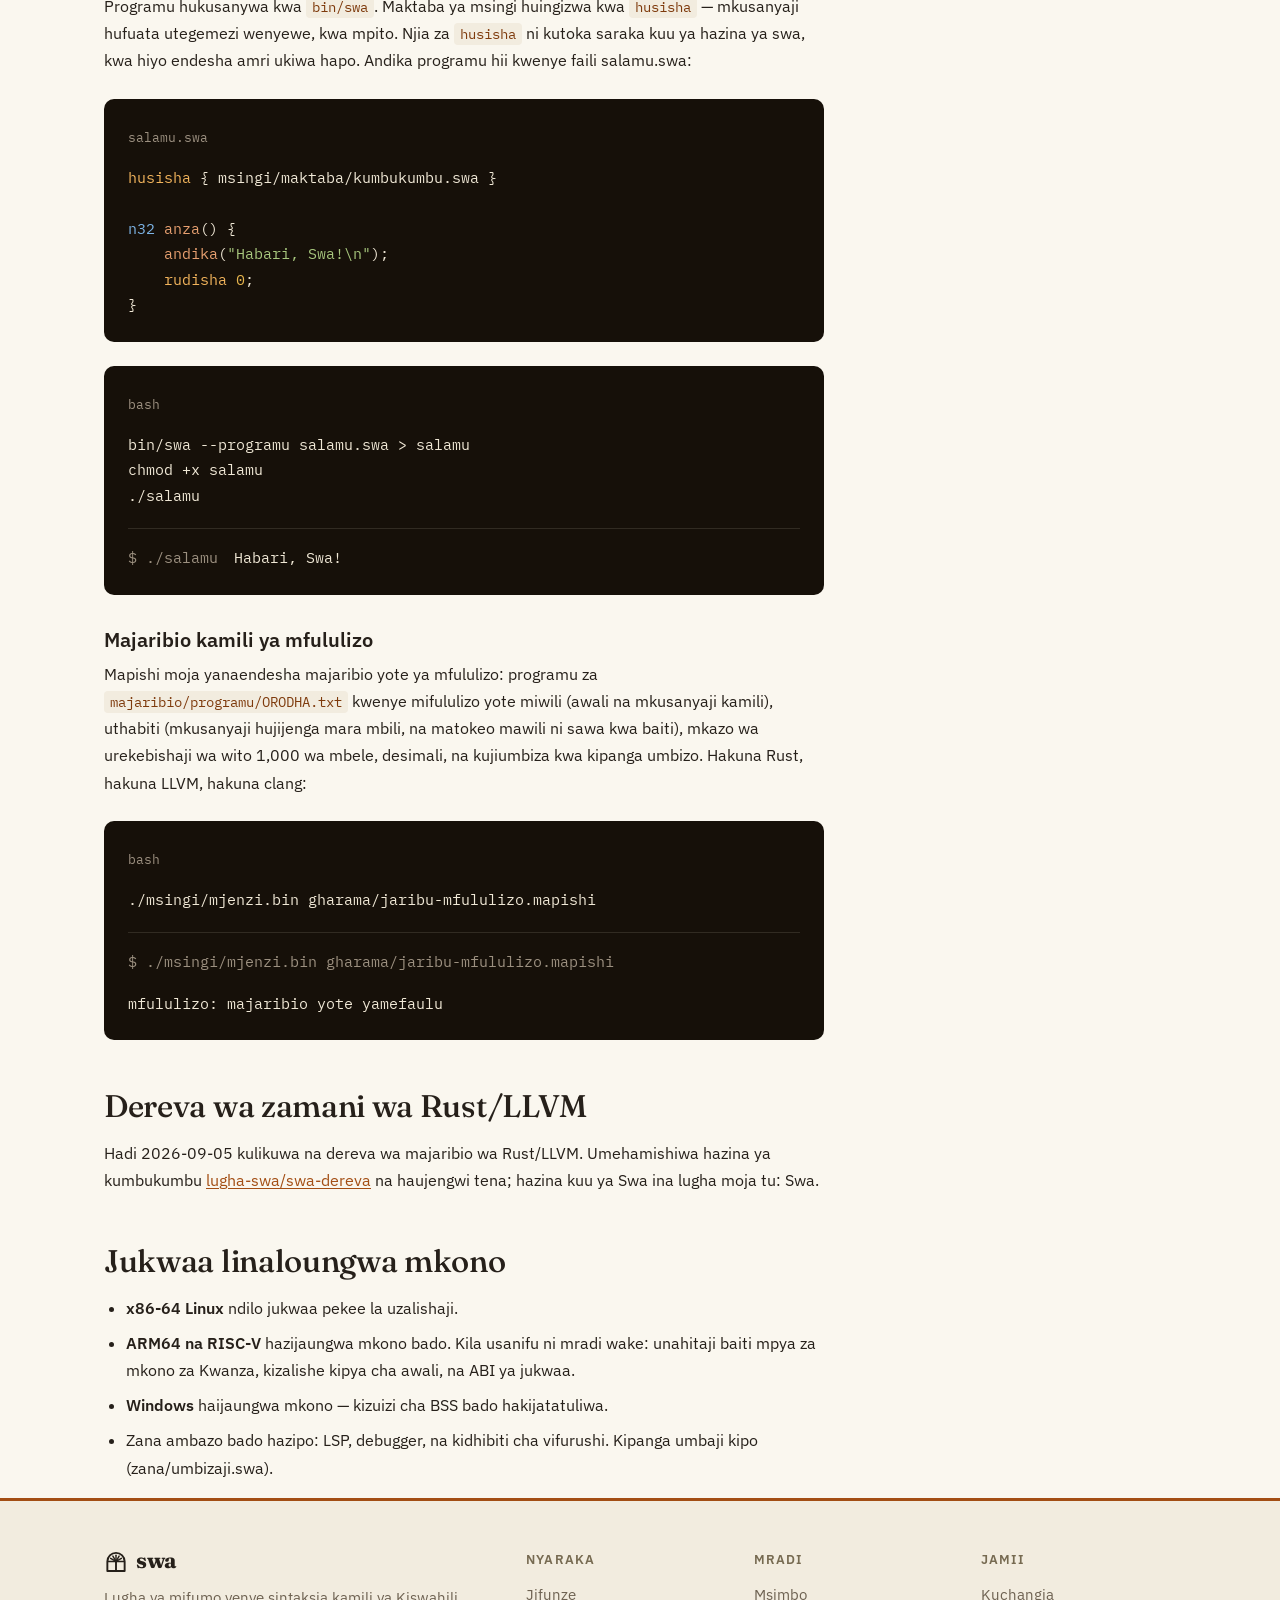
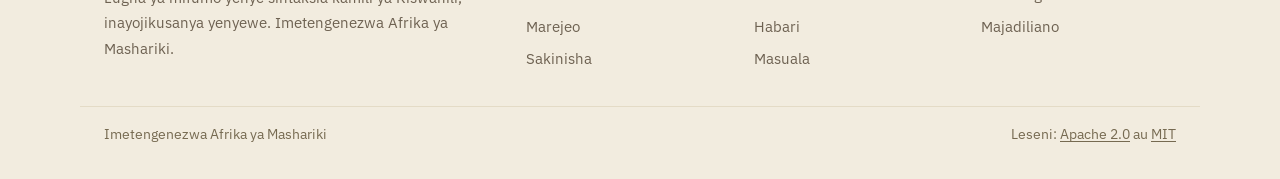
<file: sakinisha.html>
<!doctype html>
<html lang="sw">
<head>
  <meta charset="utf-8">
  <meta name="viewport" content="width=device-width, initial-scale=1">
  <title>Sakinisha — Swa</title>
  <meta name="description" content="Jinsi ya kujenga Swa kwenye x86-64 Linux: mfululizo safi wa Swa bila gcc, ld, clang, libc, Rust wala LLVM.">
  <link rel="canonical" href="https://lugha-swa.github.io/sakinisha.html">
  <meta property="og:title" content="Sakinisha — Swa">
  <meta property="og:description" content="Njia moja ya kujenga Swa: mfululizo safi wa Swa (njia ya uzalishaji) bila gcc, ld, clang, libc, Rust wala LLVM. Jukwaa: x86-64 Linux.">
  <meta property="og:image" content="https://lugha-swa.github.io/favicon.svg">
  <meta name="theme-color" content="#FAF7EF">
  <link rel="icon" type="image/svg+xml" href="favicon.svg">
  <link rel="preconnect" href="https://fonts.googleapis.com">
  <link rel="preconnect" href="https://fonts.gstatic.com" crossorigin>
  <link href="https://fonts.googleapis.com/css2?family=Fraunces:opsz,wght@9..144,500;9..144,600;9..144,700&family=IBM+Plex+Mono:wght@400;500;600&family=IBM+Plex+Sans:wght@400;500;600;700&display=swap" rel="stylesheet">
  <script>
  (function () {
    try {
      var t = localStorage.getItem("swa-mandhari");
      if (t === "giza" || (t === null && window.matchMedia("(prefers-color-scheme: dark)").matches)) {
        document.documentElement.setAttribute("data-mandhari", "giza");
      } else if (t === "mwanga") {
        document.documentElement.setAttribute("data-mandhari", "mwanga");
      }
    } catch (e) {}
  })();
  </script>
  <link rel="stylesheet" href="style.css">
  <script src="app.js" defer></script>
</head>
<body>
  <a class="skip-link" href="#yaliyomo">Ruka hadi yaliyomo</a>

  <header class="site-header">
    <div class="header-inner">
      <a class="logo" href="/" aria-label="Swa — kurasa ya mwanzo">
        <svg class="logo-mark" viewBox="0 0 100 100" aria-hidden="true"><path d="M14 92 V52 A36 36 0 0 1 86 52 V92 Z" fill="none" stroke="currentColor" stroke-width="8" stroke-linejoin="round"/><line x1="50" y1="52" x2="50" y2="90" stroke="currentColor" stroke-width="8" stroke-linecap="round"/><line x1="18" y1="52" x2="82" y2="52" stroke="currentColor" stroke-width="7" stroke-linecap="round"/><line x1="50" y1="52" x2="27.5" y2="39.0" stroke="currentColor" stroke-width="6" stroke-linecap="round"/><line x1="50" y1="52" x2="37.0" y2="29.5" stroke="currentColor" stroke-width="6" stroke-linecap="round"/><line x1="50" y1="52" x2="50.0" y2="26.0" stroke="currentColor" stroke-width="6" stroke-linecap="round"/><line x1="50" y1="52" x2="63.0" y2="29.5" stroke="currentColor" stroke-width="6" stroke-linecap="round"/><line x1="50" y1="52" x2="72.5" y2="39.0" stroke="currentColor" stroke-width="6" stroke-linecap="round"/></svg>swa
      </a>
      <nav class="nav" aria-label="Urambazaji mkuu" id="urambazaji">
        <button class="nav-toggle" type="button" aria-expanded="false" aria-controls="urambazaji">Menyu</button>
        <ul class="nav-list">
          <li><a class="nav-link" href="/">Mwanzo</a></li>
          <li><a class="nav-link" href="jifunze.html">Jifunze</a></li>
          <li><a class="nav-link" href="marejeo.html">Marejeo</a></li>
          <li><a class="nav-link active" href="sakinisha.html" aria-current="page">Sakinisha</a></li>
          <li><a class="nav-link" href="habari.html">Habari</a></li>
          <li><a class="nav-link" href="jamii.html">Jamii</a></li>
          <li><a class="nav-link nav-link-msimbo" href="https://github.com/lugha-swa/swa">Msimbo</a></li>
        </ul>
      </nav>
      <button class="theme-toggle" type="button" data-mandhari-btn aria-pressed="false">Giza</button>
    </div>
  </header>

  <main id="yaliyomo" class="wrap">
    <div class="page-head">
      <h1>Sakinisha</h1>
      <p>Swa ina njia moja ya kujenga: mfululizo safi wa Swa, bila gcc, ld, clang, libc, Rust wala LLVM.</p>
    </div>

    <div class="prose">
      <aside class="callout callout-tahadhari" role="note">
        <p class="callout-title">Tahadhari</p>
        <p>Jukwaa linaloungwa mkono ni <strong>x86-64 Linux pekee</strong>. ARM64, RISC-V na Windows hazijaungwa mkono bado — maelezo chini.</p>
      </aside>

      <h2 id="njia-1">Njia ya 1 — Mfululizo safi wa Swa</h2>
      <p>Hii ndiyo njia ya uzalishaji. Mahitaji: x86-64 Linux na bash pamoja na zana za kawaida za mfumo (cat, cmp, chmod, mktemp, timeout, grep, md5sum). Hakuna Rust, hakuna LLVM, hakuna clang, hakuna libc popote kwenye mfululizo huu.</p>

      <h3>Kuanza — chanzo cha uaminifu</h3>
      <p>Mfululizo unaanza na Kwanza, programu ya baiti 393 za mkono iliyoandikwa bila lugha nyingine yoyote. Kizinduzi kidogo cha mkono kinatumia Kwanza pekee kujenga upya mjenzi, awali (<code>msingi/awali.bin</code>) na kizinduzi chenyewe kutoka vyanzo vyao, na kuthibitisha kila kimoja ni sawa kwa baiti na kilichohifadhiwa — bila NASM wala kiunganishi:</p>

      <figure class="codeblock" data-fname="bash">
        <figcaption class="codeblock-bar">
          <span class="codeblock-fname">bash</span>
          <button class="codeblock-copy" type="button">Nakili</button>
        </figcaption>
        <pre><code>git clone https://github.com/lugha-swa/swa.git
cd swa
./msingi/kizinduzi.bin gharama/mwanzo.kizinduzi</code></pre>
        <div class="codeblock-tokeo">
          <span class="codeblock-prompt">$ ./msingi/kizinduzi.bin gharama/mwanzo.kizinduzi</span>
          <span class="codeblock-pato">mwanzo: kwanza na kizinduzi pekee -&gt; mjenzi, awali na kizinduzi kutoka vyanzo -- sawa kwa baiti</span>
        </div>
      </figure>

      <h3>Mkusanyaji wa Swa</h3>
      <p>Mapishi moja yanaendesha mfululizo mzima: baiti 393 → kusanyiko → awali → msuluhishi wa <code>husisha</code> (hujengwa na awali) hutatua utegemezi wa <code>msingi/mkusanyaji/kiendeshaji.swa</code> → awali inakusanya mkusanyaji kamili → mkusanyaji kamili hujijenga upya kuwa <code>bin/swa</code>. Kila hatua ni ELF tuli (bendera <code>--programu</code>), bila kiunganishi:</p>

      <figure class="codeblock" data-fname="bash">
        <figcaption class="codeblock-bar">
          <span class="codeblock-fname">bash</span>
          <button class="codeblock-copy" type="button">Nakili</button>
        </figcaption>
        <pre><code>./msingi/mjenzi.bin gharama/jenga.mapishi</code></pre>
        <div class="codeblock-tokeo">
          <span class="codeblock-prompt">$ ./msingi/mjenzi.bin gharama/jenga.mapishi</span>
          <span class="codeblock-pato">mfululizo: awali, kusanyiko na mjenzi kutoka baiti 393 -- sawa kwa baiti</span>
          <span class="codeblock-pato">bin/swa iko tayari</span>
        </div>
      </figure>

      <h3>Programu yako ya kwanza</h3>
      <p>Programu hukusanywa kwa <code>bin/swa</code>. Maktaba ya msingi huingizwa kwa <code>husisha</code> — mkusanyaji hufuata utegemezi wenyewe, kwa mpito. Njia za <code>husisha</code> ni kutoka saraka kuu ya hazina ya swa, kwa hiyo endesha amri ukiwa hapo. Andika programu hii kwenye faili salamu.swa:</p>

      <figure class="codeblock" data-fname="salamu.swa">
        <figcaption class="codeblock-bar">
          <span class="codeblock-fname">salamu.swa</span>
          <button class="codeblock-copy" type="button">Nakili</button>
        </figcaption>
        <pre><code><span class="tok-kw">husisha</span> { msingi/maktaba/kumbukumbu.swa }

<span class="tok-type">n32</span> <span class="tok-fn">anza</span>() {
    <span class="tok-fn">andika</span>(<span class="tok-str">"Habari, Swa!\n"</span>);
    <span class="tok-kw">rudisha</span> <span class="tok-num">0</span>;
}</code></pre>
      </figure>

      <figure class="codeblock" data-fname="bash">
        <figcaption class="codeblock-bar">
          <span class="codeblock-fname">bash</span>
          <button class="codeblock-copy" type="button">Nakili</button>
        </figcaption>
        <pre><code>bin/swa --programu salamu.swa &gt; salamu
chmod +x salamu
./salamu</code></pre>
        <div class="codeblock-tokeo">
          <span class="codeblock-prompt">$ ./salamu</span>
          <span class="codeblock-pato">Habari, Swa!</span>
        </div>
      </figure>

      <h3>Majaribio kamili ya mfululizo</h3>
      <p>Mapishi moja yanaendesha majaribio yote ya mfululizo: programu za <code>majaribio/programu/ORODHA.txt</code> kwenye mifululizo yote miwili (awali na mkusanyaji kamili), uthabiti (mkusanyaji hujijenga mara mbili, na matokeo mawili ni sawa kwa baiti), mkazo wa urekebishaji wa wito 1,000 wa mbele, desimali, na kujiumbiza kwa kipanga umbizo. Hakuna Rust, hakuna LLVM, hakuna clang:</p>

      <figure class="codeblock" data-fname="bash">
        <figcaption class="codeblock-bar">
          <span class="codeblock-fname">bash</span>
          <button class="codeblock-copy" type="button">Nakili</button>
        </figcaption>
        <pre><code>./msingi/mjenzi.bin gharama/jaribu-mfululizo.mapishi</code></pre>
        <div class="codeblock-tokeo">
          <span class="codeblock-prompt">$ ./msingi/mjenzi.bin gharama/jaribu-mfululizo.mapishi</span>
          <span class="codeblock-pato">mfululizo: majaribio yote yamefaulu</span>
        </div>
      </figure>

      <h2 id="njia-2">Dereva wa zamani wa Rust/LLVM</h2>
      <p>Hadi 2026-09-05 kulikuwa na dereva wa majaribio wa Rust/LLVM. Umehamishiwa hazina ya kumbukumbu <a href="https://github.com/lugha-swa/swa-dereva">lugha-swa/swa-dereva</a> na haujengwi tena; hazina kuu ya Swa ina lugha moja tu: Swa.</p>

      <h2 id="jukwaa">Jukwaa linaloungwa mkono</h2>
      <ul>
        <li><strong>x86-64 Linux</strong> ndilo jukwaa pekee la uzalishaji.</li>
        <li><strong>ARM64 na RISC-V</strong> hazijaungwa mkono bado. Kila usanifu ni mradi wake: unahitaji baiti mpya za mkono za Kwanza, kizalishe kipya cha awali, na ABI ya jukwaa.</li>
        <li><strong>Windows</strong> haijaungwa mkono — kizuizi cha BSS bado hakijatatuliwa.</li>
        <li>Zana ambazo bado hazipo: LSP, debugger, na kidhibiti cha vifurushi. Kipanga umbaji kipo (zana/umbizaji.swa).</li>
      </ul>
    </div>
  </main>

  <footer class="site-footer">
    <div class="footer-inner">
      <div class="footer-brand">
        <a class="logo" href="/" aria-label="Swa — kurasa ya mwanzo">
          <svg class="logo-mark" viewBox="0 0 100 100" aria-hidden="true"><path d="M14 92 V52 A36 36 0 0 1 86 52 V92 Z" fill="none" stroke="currentColor" stroke-width="8" stroke-linejoin="round"/><line x1="50" y1="52" x2="50" y2="90" stroke="currentColor" stroke-width="8" stroke-linecap="round"/><line x1="18" y1="52" x2="82" y2="52" stroke="currentColor" stroke-width="7" stroke-linecap="round"/><line x1="50" y1="52" x2="27.5" y2="39.0" stroke="currentColor" stroke-width="6" stroke-linecap="round"/><line x1="50" y1="52" x2="37.0" y2="29.5" stroke="currentColor" stroke-width="6" stroke-linecap="round"/><line x1="50" y1="52" x2="50.0" y2="26.0" stroke="currentColor" stroke-width="6" stroke-linecap="round"/><line x1="50" y1="52" x2="63.0" y2="29.5" stroke="currentColor" stroke-width="6" stroke-linecap="round"/><line x1="50" y1="52" x2="72.5" y2="39.0" stroke="currentColor" stroke-width="6" stroke-linecap="round"/></svg>swa
        </a>
        <p>Lugha ya mifumo yenye sintaksia kamili ya Kiswahili, inayojikusanya yenyewe. Imetengenezwa Afrika ya Mashariki.</p>
      </div>
      <nav class="footer-col" aria-label="Nyaraka">
        <h4>Nyaraka</h4>
        <a href="jifunze.html">Jifunze</a>
        <a href="marejeo.html">Marejeo</a>
        <a href="sakinisha.html">Sakinisha</a>
      </nav>
      <nav class="footer-col" aria-label="Mradi">
        <h4>Mradi</h4>
        <a href="https://github.com/lugha-swa/swa">Msimbo</a>
        <a href="habari.html">Habari</a>
        <a href="https://github.com/lugha-swa/swa/issues">Masuala</a>
      </nav>
      <nav class="footer-col" aria-label="Jamii">
        <h4>Jamii</h4>
        <a href="jamii.html">Kuchangia</a>
        <a href="https://github.com/lugha-swa/swa/discussions">Majadiliano</a>
      </nav>
    </div>
    <div class="footer-bottom">
      <span>Imetengenezwa Afrika ya Mashariki</span>
      <span>Leseni: <a href="https://github.com/lugha-swa/swa/blob/main/LICENSE-APACHE">Apache 2.0</a> au <a href="https://github.com/lugha-swa/swa/blob/main/LICENSE-MIT">MIT</a></span>
    </div>
  </footer>
</body>
</html>
</file>
<file: style.css>
/* ============================================================
   Swa — mtindo wa tovuti
   ------------------------------------------------------------
   Utambulisho: "mlango uliochongwa" — milango ya mninga ya
   Zanzibar. Mandhari ya mwanga ni ukuta wa chokaa wa asubuhi;
   mandhari ya giza ni mlango usiku. Shaba ni accent, bahari ni
   rangi ya pili, na nyota ya pembe nane ndiyo pambo pekee.
   Maelezo kamili ya muundo: /tmp/swa-tovuti-kazi/mwelekeo-wa-muundo.md
   ============================================================ */

/* ------------------------------------------------------------
   1a. Tokens za mandhari ya mwanga (chaguo-msingi)
   ------------------------------------------------------------ */
:root {
  color-scheme: light;

  /* Mfuko na gridi */
  --container: 70rem;
  --container-narrow: 45rem;

  /* Familia za fonti (mistari ya kuhifadhi) */
  --font-sans:    "IBM Plex Sans", system-ui, -apple-system, "Segoe UI", Roboto, "Helvetica Neue", Arial, sans-serif;
  --font-display: "Fraunces", "Iowan Old Style", "Palatino Linotype", "Book Antiqua", Georgia, serif;
  --font-mono:    "IBM Plex Mono", ui-monospace, "SF Mono", "Cascadia Mono", "JetBrains Mono", Menlo, Consolas, "Liberation Mono", monospace;

  /* Kiwango cha ukubwa (uwiano 1.25) */
  --fs-xs:  0.75rem;   /* tarehe, lebo za kando */
  --fs-sm:  0.875rem;  /* vichwa vya kolamu, jina la faili, mawimbi ya terminal */
  --fs-base: 1rem;     /* maandishi ya msingi */
  --fs-md:  1.125rem;  /* lede, kichwa cha kadi, vitufe vikubwa */
  --fs-1:   1.25rem;   /* kichwa cha h3 (ndani ya prose) */
  --fs-2:   1.5625rem; /* kichwa cha h3 maalum, kauli */
  --fs-3:   1.953rem;  /* kichwa cha h2 cha sehemu */
  --fs-4:   2.441rem;  /* kichwa cha h1 cha kurasa ndogo */
  --fs-5:   3.052rem;  /* kichwa cha hero (kikubwa) */
  --fs-6:   3.815rem;  /* kichwa cha hero (kikubwa zaidi, 1200px+) */

  /* Kiwango cha nafasi */
  --space-1: 0.25rem;
  --space-2: 0.5rem;
  --space-3: 0.75rem;
  --space-4: 1rem;
  --space-5: 1.5rem;
  --space-6: 2rem;
  --space-7: 3rem;
  --space-8: 4rem;
  --space-9: 6rem;

  /* Rangi za msingi */
  --bg:              #FAF7EF;  /* ukuta wa chokaa */
  --bg-alt:          #F2ECDF;  /* kivuli cha chokaa */
  --surface:         #FFFFFF;  /* uso wa kadi */
  --ink:             #26201A;  /* mninga */
  --muted:           #6E6252;  /* mchanga mweusi */
  --faint:           #766A51;  /* mchanga mweusi zaidi (lebo, tarehe) */
  --accent:          #A34E14;  /* shaba (viungo, vitufe) */
  --accent-strong:   #7E3A0C;  /* shaba iliyokolea (hover) */
  --accent-soft:     #F6E6D3;  /* chip ya accent (kipengele kinachotumika) */
  --ocean:           #1D4E77;  /* bahari (accent ya pili) */
  --ocean-soft:      #E9F1F8;  /* callout ya maelezo */
  --kijani-soft:     #EBF2E5;  /* callout ya kidokezo */
  --btn-text:        #FFFDF6;  /* maandishi kwenye vitufe vya shaba */
  --border:          #E4DBC6;  /* mpaka wa mapambo (1px) */
  --border-strong:   #9B8D6E;  /* mpaka wa vipengele vya UI */
  --inline-code-bg:  #F2ECDF;
  --inline-code-ink: #7E3A0C;
  --focus-outline:   #A34E14;

  /* Kisima cha msimbo = bendi ya usiku */
  --code-bg:         #161009;  /* mninga giza */
  --code-ink:        #F0E8D6;  /* mwanga wa mbao */
  --code-muted:      #9C9080;  /* jina la faili, mwongozo */
  --code-link:       #F2B45C;  /* shaba angavu: viungo kwenye bendi, neno muhimu */
  --code-link-hover: #E8A070;
  --code-border:     #3A3120;  /* mpaka wa mapambo ndani ya kisima */

  /* Sintaksia (kwenye --code-bg) */
  --syn-kw:   #F2B45C;  /* neno muhimu */
  --syn-type: #7DB4E6;  /* aina */
  --syn-fn:   #E8A070;  /* kazi */
  --syn-str:  #A9C97F;  /* mfuatano */
  --syn-num:  #E8B64D;  /* nambari */
  --syn-com:  #9C9080;  /* maoni */

  /* Rangi za ziada za callouts (zilizopimwa katika 3.5) */
  --kijani:             #3E5C2E;  /* mpaka wa callout ya kidokezo */
  --accent-soft-callout: #FBEBDD; /* usuli wa callout ya tahadhari */
}

/* ------------------------------------------------------------
   1b. Mandhari ya giza kutoka kwa mfumo (bila JS, bila uchaguzi)
       — mlango wa mninga usiku. Mtumiaji aliyechagua "mwanga"
       kwa uwazi huzuia block hii.
   ------------------------------------------------------------ */
@media (prefers-color-scheme: dark) {
  :root:not([data-mandhari="mwanga"]) {
    color-scheme: dark;

    --bg:              #16110A;  /* mninga usiku */
    --bg-alt:          #1D1710;
    --surface:         #221B12;
    --ink:             #F1E9D6;  /* mwanga wa mbao */
    --muted:           #B7AC97;
    --faint:           #9C8F7E;
    --accent:          #E3A04B;  /* shaba angavu */
    --accent-strong:   #C98532;
    --accent-soft:     #3A2B17;
    --ocean:           #7FB8E8;  /* bahari ya usiku */
    --ocean-soft:      #16222E;
    --kijani-soft:     #1A2417;
    --btn-text:        #1A140B;
    --border:          #33291B;
    --border-strong:   #76674E;
    --inline-code-bg:  #2A2113;
    --inline-code-ink: #E3A04B;
    --focus-outline:   #E3A04B;

    --code-bg:         #0D0905;
    --code-ink:        #F2EAD8;
    --code-muted:      #A79A88;
    --code-link:       #F4BA63;
    --code-link-hover: #EC9E6E;
    --code-border:     #2E2414;

    --syn-kw:   #F4BA63;
    --syn-type: #83BCEF;
    --syn-fn:   #EC9E6E;
    --syn-str:  #B2D389;
    --syn-num:  #ECC05E;
    --syn-com:  #A79A88;

    --kijani:              #A9C97F;
    --accent-soft-callout: #2E2417;
  }

  /* Marekebisho ya vipengele kwa giza (nguvu zaidi ya mistari ya chini) */
  :root:not([data-mandhari="mwanga"]) .site-footer { background: var(--bg); }
  :root:not([data-mandhari="mwanga"]) .docs-link.active,
  :root:not([data-mandhari="mwanga"]) .docs-link[aria-current="location"] { color: var(--code-link); }
  :root:not([data-mandhari="mwanga"]) .callout-tahadhari .callout-title { color: var(--accent); }
}

/* ------------------------------------------------------------
   1c. Mandhari ya giza iliyochaguliwa na mtumiaji (inashinda
       kila kitu, pande zote mbili)
   ------------------------------------------------------------ */
:root[data-mandhari="giza"] {
  color-scheme: dark;

  --bg:              #16110A;
  --bg-alt:          #1D1710;
  --surface:         #221B12;
  --ink:             #F1E9D6;
  --muted:           #B7AC97;
  --faint:           #9C8F7E;
  --accent:          #E3A04B;
  --accent-strong:   #C98532;
  --accent-soft:     #3A2B17;
  --ocean:           #7FB8E8;
  --ocean-soft:      #16222E;
  --kijani-soft:     #1A2417;
  --btn-text:        #1A140B;
  --border:          #33291B;
  --border-strong:   #76674E;
  --inline-code-bg:  #2A2113;
  --inline-code-ink: #E3A04B;
  --focus-outline:   #E3A04B;

  --code-bg:         #0D0905;
  --code-ink:        #F2EAD8;
  --code-muted:      #A79A88;
  --code-link:       #F4BA63;
  --code-link-hover: #EC9E6E;
  --code-border:     #2E2414;

  --syn-kw:   #F4BA63;
  --syn-type: #83BCEF;
  --syn-fn:   #EC9E6E;
  --syn-str:  #B2D389;
  --syn-num:  #ECC05E;
  --syn-com:  #A79A88;

  --kijani:              #A9C97F;
  --accent-soft-callout: #2E2417;
}

:root[data-mandhari="giza"] .site-footer { background: var(--bg); }
:root[data-mandhari="giza"] .docs-link.active,
:root[data-mandhari="giza"] .docs-link[aria-current="location"] { color: var(--code-link); }
:root[data-mandhari="giza"] .callout-tahadhari .callout-title { color: var(--accent); }

/* ------------------------------------------------------------
   2. Msingi
   ------------------------------------------------------------ */
*,
*::before,
*::after { box-sizing: border-box; }

html {
  scroll-behavior: smooth;
  scroll-padding-top: 5rem;  /* kichwa kinachonata hakifichi vichwa vya ndani */
}

html,
body { overflow-x: clip; }  /* hakuna ukanda wa mlalo kwenye ukurasa kamwe */

body {
  margin: 0;
  background: var(--bg);
  color: var(--ink);
  font-family: var(--font-sans);
  font-size: var(--fs-base);
  line-height: 1.7;
  overflow-wrap: break-word;
}

h1, h2, h3, h4, h5, h6,
p, figure, blockquote, dl, dd { margin: 0; }

ul, ol { margin: 0; padding: 0; }

code { font-family: var(--font-mono); }

pre { font-family: var(--font-mono); }

a {
  color: var(--accent);
  text-decoration: underline;
  text-underline-offset: 2px;
}

a:hover { color: var(--accent-strong); }

::selection {
  background: var(--accent-soft);
  color: var(--ink);
}

/* Mwelekeo unaoonekana kwa kibodi pekee */
a:focus-visible,
button:focus-visible,
input:focus-visible,
select:focus-visible,
textarea:focus-visible,
summary:focus-visible,
[tabindex]:not([tabindex="-1"]):focus-visible {
  outline: 2px solid var(--focus-outline);
  outline-offset: 2px;
}

/* Kiungo cha kuruka — kinaonekana kwa Shift+Tab ya kwanza */
.skip-link {
  position: absolute;
  left: 1rem;
  top: -100%;
  z-index: 100;
  background: var(--accent);
  color: var(--btn-text);
  padding: 0.5rem 1rem;
  border-radius: 0 0 6px 6px;
  font-weight: 600;
  text-decoration: none;
}
.skip-link:focus { top: 0; }

/* Kificho cha skrini pekee */
.sr-only {
  position: absolute;
  width: 1px;
  height: 1px;
  padding: 0;
  margin: -1px;
  overflow: hidden;
  clip: rect(0 0 0 0);
  clip-path: inset(50%);
  white-space: nowrap;
  border: 0;
}

/* ------------------------------------------------------------
   3. Mfuko, gridi, mdundo wa sehemu
   ------------------------------------------------------------ */
.wrap,
.header-inner,
.footer-inner,
.footer-bottom {
  max-width: var(--container);
  margin-inline: auto;
  padding-inline: 1.5rem;
}

.container-narrow { max-width: var(--container-narrow); }

section.hero > .hero-grid:not(.wrap),
section > .split-grid:not(.wrap) {
  max-width: var(--container);
  margin-inline: auto;
  padding-inline: 1.5rem;
}

/* Mdundo wa sehemu: kubwa (96px) kwenye desktop, 48px chini yake */
.section,
.band { padding-block: var(--space-7); }

.section-alt {
  background: var(--bg-alt);
  padding-block: var(--space-6);  /* sehemu za pili: kompakt kidogo */
}

.section-head { margin-bottom: var(--space-6); }

.section-title {
  font-family: var(--font-display);
  font-weight: 500;
  font-size: var(--fs-3);
  line-height: 1.15;
  letter-spacing: -0.01em;
  margin: 0 0 var(--space-2);
}

.section-sub {
  color: var(--muted);
  font-size: var(--fs-md);
  line-height: 1.6;
  max-width: 55ch;
  margin: 0;
}

/* Bendi ya usiku (mfululizo wa kujikusanya) — ukuta wa kisima */
.band {
  background: var(--code-bg);
  color: var(--code-ink);
  border-top: 1px solid var(--code-border);
  border-bottom: 1px solid var(--code-border);
}
.band .section-title { color: var(--code-ink); }
.band .section-sub { color: var(--code-muted); }
.band a { color: var(--code-link); }
.band a:hover { color: var(--code-link-hover); }
.band :focus-visible,
.codeblock :focus-visible { outline-color: var(--code-link); }  /* shaba juu ya mbao */
.band .btn-primary {
  background: var(--code-link);
  color: var(--code-bg);
}
.band .btn-primary:hover {
  background: var(--code-link-hover);
  color: var(--code-bg);
}

/* ------------------------------------------------------------
   4. Kichwa na urambazaji
   ------------------------------------------------------------ */
.site-header {
  position: sticky;
  top: 0;
  z-index: 40;
  background: var(--bg);
  border-bottom: 1px solid var(--border);
}

.header-inner {
  display: flex;
  align-items: center;
  justify-content: space-between;
  gap: var(--space-4);
  padding-block: 0.75rem;  /* urefu wa kichwa: 64px */
}

/* Nembo: alama + "swa" */
.logo {
  display: inline-flex;
  align-items: center;
  gap: 0.5rem;
  font-family: var(--font-display);
  font-weight: 700;
  font-size: 1.35rem;
  letter-spacing: -0.02em;
  line-height: 1;
  color: var(--ink);
  text-decoration: none;
}
.logo-mark {
  width: 1.5rem;
  height: 1.5rem;
  flex-shrink: 0;
}

/* Urambazaji */
.nav-toggle {
  display: none;
  font-family: var(--font-mono);
  font-size: var(--fs-sm);
  color: var(--muted);
  background: none;
  border: 1px solid var(--border-strong);
  border-radius: 6px;
  padding: 0.375rem 0.75rem;
  cursor: pointer;
  line-height: 1.4;
}
.nav-toggle:hover { color: var(--accent); border-color: var(--accent); }

.nav-list {
  display: flex;
  align-items: center;
  gap: var(--space-5);
  list-style: none;
}

.nav-link {
  color: var(--muted);
  text-decoration: none;
  font-size: 0.9375rem;
  font-weight: 500;
  line-height: 1.4;
  padding: 0.25rem 0.125rem;
  border-radius: 4px;
}
.nav-link:hover { color: var(--ink); }
.nav-link.active,
.nav-link[aria-current="page"] {
  color: var(--ink);
  font-weight: 600;
}
.nav-link-msimbo { color: var(--accent); }
.nav-link-msimbo:hover { color: var(--accent-strong); }

/* Kitufe cha mandhari: maandishi yanaonyesha mandhari ya kwenda */
.theme-toggle {
  font-family: var(--font-mono);
  font-size: var(--fs-sm);
  color: var(--muted);
  background: none;
  border: 1px solid var(--border-strong);
  border-radius: 6px;
  padding: 0.375rem 0.75rem;
  cursor: pointer;
  line-height: 1.4;
  flex-shrink: 0;
}
.theme-toggle:hover { color: var(--accent); border-color: var(--accent); }

/* ------------------------------------------------------------
   5. Vitufe
   ------------------------------------------------------------ */
.btn {
  display: inline-block;
  padding: 0.6875rem 1.25rem;  /* 11px 20px */
  border-radius: 6px;
  font-family: var(--font-sans);
  font-weight: 600;
  font-size: 1rem;
  line-height: 1.4;
  text-decoration: none;
  border: 1px solid transparent;
  cursor: pointer;
  transition: background-color .2s ease, color .2s ease;
}
.btn-primary { background: var(--accent); color: var(--btn-text); }
.btn-primary:hover { background: var(--accent-strong); color: var(--btn-text); }
.btn:focus-visible {
  outline: 2px solid var(--focus-outline);
  outline-offset: 2px;
}
.btn:active { transform: translateY(1px); }
.btn:disabled { opacity: 0.5; cursor: default; }

/* Kiungo cha pili — maandishi tu, si kitufe cha pili chenye uzito sawa */
.kiungo-pembeni {
  display: inline-flex;
  align-items: center;
  gap: 0.4em;
  color: var(--ink);
  font-weight: 500;
  font-size: 1rem;
  text-decoration: none;
  border-bottom: 1px solid var(--border-strong);
  padding-bottom: 0.125rem;
  transition: color .2s ease, border-color .2s ease;
}
.kiungo-pembeni:hover { color: var(--accent); border-color: var(--accent); }

/* Eyebrow — lebo ndogo ya maandishi, si chip yenye mpaka */
.eyebrow {
  display: inline-flex;
  align-items: center;
  gap: 0.6rem;
  color: var(--accent);
  font-family: var(--font-mono);
  font-size: var(--fs-xs);
  font-weight: 600;
  text-transform: uppercase;
  letter-spacing: 0.08em;
  text-decoration: none;
}
.eyebrow::before { content: ""; width: 1.375rem; height: 1px; background: currentColor; opacity: .55; }
.eyebrow:hover { color: var(--accent-strong); }
.hero .eyebrow { margin-bottom: var(--space-6); }

/* ------------------------------------------------------------
   6. Kisima cha msimbo
   ------------------------------------------------------------ */
.codeblock {
  position: relative;
  background: var(--code-bg);
  color: var(--code-ink);
  border-radius: 10px;
  font-family: var(--font-mono);
  font-size: 0.9375rem;  /* 15px — kubwa kuliko 13.8px ya zamani */
  line-height: 1.7;
  margin: 0;
  padding: 1.75rem 1.5rem 1.5rem;
  min-width: 0;
}

/* Jina la faili ni lebo tu juu ya msimbo, si upau wa dirisha */
.codeblock-bar {
  display: block;
  margin: 0 0 1rem;
  font-size: 0.8125rem;
  color: var(--code-muted);
}

/* Kitufe cha kunakili: kimefichwa hadi kishale kishike kisima —
   isipokuwa kwenye vifaa vya kugusa, ambavyo hakuna kishale */
.codeblock-copy {
  position: absolute;
  top: 1.25rem;
  right: 1.25rem;
  border: 1px solid var(--code-border);
  border-radius: 4px;
  background: color-mix(in srgb, var(--code-bg) 70%, black 8%);
  color: var(--code-muted);
  font-family: inherit;
  font-size: 0.8125rem;
  padding: 0.3rem 0.75rem;
  cursor: pointer;
  line-height: 1.4;
  transition: opacity .2s ease, border-color .2s ease, color .2s ease;
}
.codeblock-copy:hover,
.codeblock-copy:focus-visible { border-color: var(--code-link); color: var(--code-link); }
.codeblock-copy.imenakiliwa { border-color: var(--code-link); color: var(--code-link); }

@media (hover: hover) and (pointer: fine) {
  .codeblock-copy { opacity: 0; }
  .codeblock:hover .codeblock-copy,
  .codeblock:focus-within .codeblock-copy,
  .codeblock-copy:focus-visible,
  .codeblock-copy.imenakiliwa { opacity: 1; }
}

.codeblock pre {
  margin: 0;
  padding: 0;
  overflow-x: auto;
  tab-size: 4;
}

.codeblock-tokeo {
  margin-top: 1.25rem;
  padding-top: 1rem;
  border-top: 1px solid color-mix(in srgb, var(--code-ink) 12%, transparent);
  color: var(--code-ink);
  display: flex;
  gap: 1rem;
  flex-wrap: wrap;
}
.codeblock-prompt { color: var(--code-muted); }

/* Tokens za sintaksia (zote zimepimwa dhidi ya --code-bg) */
.tok-kw   { color: var(--syn-kw); }
.tok-type { color: var(--syn-type); }
.tok-fn   { color: var(--syn-fn); }
.tok-str  { color: var(--syn-str); }
.tok-num  { color: var(--syn-num); font-variant-numeric: tabular-nums; }
.tok-com  { color: var(--syn-com); font-style: italic; }

/* ------------------------------------------------------------
   7. Prose, msimbo wa ndani, callouts, majedwali
   ------------------------------------------------------------ */
.prose,
.docs-content { max-width: var(--container-narrow); min-width: 0; }

/* .docs-content hushiriki uchapaji ule ule — inaweza kutumika pekee
   au pamoja na .prose */
.prose h2,
.docs-content h2 {
  font-family: var(--font-display);
  font-weight: 500;
  font-size: var(--fs-3);
  line-height: 1.15;
  letter-spacing: -0.01em;
  margin: var(--space-7) 0 var(--space-4);
}
.prose h2:first-child,
.docs-content h2:first-child { margin-top: 0; }

.prose h3,
.docs-content h3 {
  font-size: var(--fs-1);
  font-weight: 600;
  line-height: 1.3;
  margin: var(--space-6) 0 var(--space-2);
}

.prose h4,
.docs-content h4 {
  font-size: var(--fs-base);
  font-weight: 600;
  line-height: 1.3;
  margin: var(--space-5) 0 var(--space-2);
}

.prose p,
.docs-content p {
  margin: 0 0 var(--space-4);
  line-height: 1.7;
}

.prose a,
.docs-content a {
  color: var(--accent);
  text-decoration: underline;
  text-underline-offset: 2px;
}
.prose a:hover,
.docs-content a:hover { color: var(--accent-strong); }

.prose strong,
.docs-content strong { font-weight: 600; }

.prose ul,
.prose ol,
.docs-content ul,
.docs-content ol {
  margin: 0 0 var(--space-4);
  padding-left: 1.375rem;
}
.prose li,
.docs-content li {
  margin-bottom: var(--space-2);
  line-height: 1.7;
}
.prose li:last-child,
.docs-content li:last-child { margin-bottom: 0; }

.prose hr,
.docs-content hr {
  margin: var(--space-6) 0;
  border: 0;
  border-top: 1px solid var(--border);
}

/* Msimbo wa ndani: toleo moja la rangi kwa mandhari yote */
.prose code:not(pre code),
.docs-content code:not(pre code) {
  background: var(--inline-code-bg);
  color: var(--inline-code-ink);
  padding: 0.125rem 0.375rem;
  border-radius: 4px;
  font-size: 0.875em;
}

.prose .codeblock,
.docs-content .codeblock { margin: var(--space-5) 0; }

/* Callouts */
.callout {
  border-left: 4px solid;
  border-radius: 0 6px 6px 0;
  padding: 1rem 1.25rem;
  margin: 1.5rem 0;
}
.callout p {
  margin: 0 0 0.5rem;
  line-height: 1.7;
  font-size: 0.9375rem;
}
.callout p:last-child { margin-bottom: 0; }
.callout-title {
  font-weight: 600;
  margin: 0 0 0.25rem;
  font-size: 0.9375rem;
}
.callout-maelezo { border-left-color: var(--ocean); background: var(--ocean-soft); }
.callout-maelezo .callout-title { color: var(--ocean); }
.callout-tahadhari { border-left-color: var(--accent); background: var(--accent-soft-callout); }
.callout-tahadhari .callout-title { color: var(--accent-strong); }
.callout-kidokezo { border-left-color: var(--kijani); background: var(--kijani-soft); }
.callout-kidokezo .callout-title { color: var(--kijani); }

/* Majedwali */
.table-wrap {
  overflow-x: auto;
  margin: 1.5rem 0;
  border: 1px solid var(--border);
  border-radius: 10px;
}
.table-wrap table {
  width: 100%;
  border-collapse: collapse;
  font-size: 0.9375rem;
}
.table-wrap th,
.table-wrap td {
  text-align: left;
  padding: 0.75rem 1rem;
  border-bottom: 1px solid var(--border);
  vertical-align: top;
}
.table-wrap tr:last-child td { border-bottom: none; }
.table-wrap th {
  font-weight: 600;
  color: var(--muted);
  font-size: 0.875rem;
  text-transform: uppercase;
  letter-spacing: 0.04em;
  background: var(--bg-alt);
}
.table-wrap td code {
  font-family: var(--font-mono);
  font-size: 0.9em;
  white-space: nowrap;
}

/* ------------------------------------------------------------
   8. Kadi za sifa, kadi za habari, mfululizo wa kujikusanya
   ------------------------------------------------------------ */
.sifa-eneo {
  display: grid;
  grid-template-columns: 1fr;
  gap: var(--space-6);
}

.sifa-utangulizi { align-self: start; }

.sifa-orodha {
  list-style: none;
  margin: 0;
  padding: 0;
}

.sifa-mstari {
  display: grid;
  grid-template-columns: 2.75rem minmax(0, 1fr);
  gap: var(--space-5);
  padding: var(--space-5) 0;
  border-top: 1px solid var(--border);
  transition: padding-left .25s ease;
}
.sifa-orodha .sifa-mstari:last-child { border-bottom: 1px solid var(--border); }
.sifa-mstari:hover { padding-left: var(--space-2); }

.sifa-namba {
  font-family: var(--font-mono);
  font-size: 0.875rem;
  color: var(--accent);
  padding-top: 0.2rem;
  font-variant-numeric: tabular-nums;
}

.sifa-mstari h3 {
  margin: 0 0 0.375rem;
  font-size: 1.125rem;
  font-weight: 600;
  line-height: 1.3;
}

.sifa-mstari p {
  margin: 0;
  color: var(--muted);
  font-size: 0.9375rem;
  line-height: 1.7;
  max-width: 62ch;
}

.sifa-mstari code {
  font-family: var(--font-mono);
  font-size: 0.875em;
  color: var(--accent-strong);
}

/* Kadi za habari */
.news-grid {
  display: grid;
  grid-template-columns: 1fr;
  gap: var(--space-5);
}

.post {
  background: var(--surface);
  border: 1px solid var(--border);
  border-radius: 10px;
  padding: var(--space-5);
}

.post .date,
.post .post-date {
  display: block;
  font-family: var(--font-mono);
  font-size: var(--fs-xs);
  color: var(--faint);
  margin-bottom: var(--space-2);
  font-variant-numeric: tabular-nums;
}

.post h2 {
  font-family: var(--font-display);
  font-weight: 500;
  font-size: var(--fs-1);
  line-height: 1.3;
  margin: 0 0 var(--space-2);
}

.post h2 a {
  color: var(--ink);
  text-decoration: none;
}
.post h2 a:hover {
  color: var(--accent);
  text-decoration: underline;
  text-underline-offset: 3px;
}

.post p {
  margin: 0;
  color: var(--muted);
  font-size: 0.9375rem;
  line-height: 1.7;
}

.news-more {
  display: inline-block;
  margin-top: var(--space-5);
  color: var(--accent);
  font-weight: 600;
  text-decoration: underline;
  text-underline-offset: 2px;
}
.news-more:hover { color: var(--accent-strong); }

/* Mfululizo wa kujikusanya — mstari mmoja wa kimtiririko, si duara za namba */
.mtiririko {
  display: flex;
  flex-wrap: wrap;
  align-items: flex-start;
  gap: 0.5rem var(--space-2);
  margin: var(--space-6) 0;
  padding: 0;
  list-style: none;
}

.hatua-kipengele {
  display: flex;
  flex-direction: column;
  gap: 0.4rem;
  padding: 0.25rem var(--space-3);
}

.hatua-kipengele code {
  font-family: var(--font-mono);
  font-size: var(--fs-1);
  font-weight: 500;
  color: var(--code-ink);
}

.hatua-kipengele span {
  font-size: 0.8125rem;
  color: var(--code-muted);
}

.hatua-thibitisho code { color: var(--code-link); }

.mtiririko-kiungo {
  align-self: center;
  margin-top: 0.5rem;
  color: var(--code-link);
  opacity: 0.5;
  font-size: 1.125rem;
}

/* ------------------------------------------------------------
   9. Upau wa faharasa wa kurasa za nyaraka
   ------------------------------------------------------------ */
.docs {
  display: grid;
  grid-template-columns: minmax(0, 15rem) minmax(0, 1fr);
  gap: var(--space-7);
  align-items: start;
  padding-block: var(--space-7);
}

.docs-sidebar {
  position: sticky;
  top: 5rem;
  max-height: calc(100vh - 6rem);
  overflow-y: auto;
}

.docs-nav-title {
  font-size: 0.8125rem;
  text-transform: uppercase;
  letter-spacing: 0.08em;
  color: var(--faint);
  margin: 0 0 var(--space-2);
  font-weight: 600;
}

.docs-nav ul {
  list-style: none;
  margin: 0;
  padding: 0;
  display: flex;
  flex-direction: column;
  gap: 0.25rem;
}

.docs-link {
  display: block;
  padding: 0.5rem 0.75rem;
  border-radius: 6px;
  color: var(--muted);
  text-decoration: none;
  font-size: 0.9375rem;
  line-height: 1.4;
}
.docs-link:hover { color: var(--ink); background: var(--bg-alt); }
.docs-link.active,
.docs-link[aria-current="location"] {
  color: var(--accent-strong);
  background: var(--accent-soft);
  font-weight: 600;
}

/* ------------------------------------------------------------
   10. Kichwa chini — mhimili wa shaba unaashiria mwisho wa jengo
   ------------------------------------------------------------ */
.site-footer {
  border-top: 3px solid var(--accent);  /* mhimili */
  background: var(--bg-alt);
  padding-block: var(--space-7) var(--space-6);
  font-size: 0.9375rem;
  color: var(--muted);
}

.footer-inner {
  display: grid;
  grid-template-columns: 2fr 1fr 1fr 1fr;
  gap: var(--space-6);
}

.footer-brand { max-width: 24rem; }
.footer-brand .logo { margin-bottom: var(--space-3); }
.footer-brand p { line-height: 1.7; }

.footer-col h4 {
  margin: 0 0 var(--space-2);
  font-size: 0.8125rem;
  text-transform: uppercase;
  letter-spacing: 0.08em;
  color: var(--faint);
  font-weight: 600;
}

.footer-col a {
  display: block;
  color: var(--muted);
  text-decoration: none;
  padding: 0.2rem 0;
}
.footer-col a:hover { color: var(--accent); }

.footer-bottom {
  display: flex;
  justify-content: space-between;
  flex-wrap: wrap;
  gap: var(--space-2) var(--space-4);
  margin-top: var(--space-6);
  padding-top: var(--space-4);
  border-top: 1px solid var(--border);
  font-size: 0.875rem;
  color: var(--faint);
}
.footer-bottom a { color: var(--faint); text-decoration: underline; }
.footer-bottom a:hover { color: var(--accent); }

/* ------------------------------------------------------------
   11. Sehemu za mwanzo (hero) na gridi ya pande mbili
   ------------------------------------------------------------ */
.hero {
  position: relative;
  overflow: hidden;
  padding-block: clamp(3rem, 8vw, 6rem) clamp(3rem, 6vw, 4.5rem);
}

/* Mchoro wa mlango: nakshi moja, hafifu sana, nyuma ya maudhui yote.
   Nyota moja pekee ndani yake ina uhai — inapumua kama taa
   inayopita kwenye tundu lililochongwa. Hakuna mapambo mengine. */
.mlango-sanaa {
  position: absolute;
  top: -10%;
  right: -8%;
  width: min(46rem, 72vw);
  height: auto;
  z-index: 0;
  pointer-events: none;
}
.mlango-sanaa .nyota {
  transform-box: fill-box;
  transform-origin: center;
  animation: mlango-pumzi 8s ease-in-out infinite;
}
.mlango-sanaa .mwanga {
  transform-box: fill-box;
  transform-origin: center;
  animation: mlango-mwako 8s ease-in-out infinite;
}
@keyframes mlango-pumzi {
  0%, 100% { transform: scale(1); }
  50% { transform: scale(1.18); }
}
@keyframes mlango-mwako {
  0%, 100% { opacity: .5; }
  50% { opacity: 1; }
}

.hero-grid,
.split-grid {
  position: relative;
  z-index: 1;
  display: grid;
  gap: var(--space-7);
  align-items: center;
}

.hero-title {
  font-family: var(--font-display);
  font-weight: 500;
  font-size: clamp(2.441rem, 4vw + 1.25rem, 4.2rem);
  line-height: 1.08;
  letter-spacing: -0.02em;
  margin: 0 0 var(--space-5);
}

.accent { color: var(--accent); font-style: italic; }

.hero-lede,
.hero-desc {
  font-size: var(--fs-md);
  line-height: 1.6;
  color: var(--muted);
  max-width: 55ch;
  margin: 0 0 var(--space-6);
}

.hero-cta {
  display: flex;
  flex-wrap: wrap;
  align-items: center;
  gap: var(--space-6);
  margin: 0 0 var(--space-6);
}

.hero-stats {
  font-family: var(--font-mono);
  font-size: var(--fs-sm);
  color: var(--faint);
  display: flex;
  flex-wrap: wrap;
  gap: var(--space-1) var(--space-4);
}
.hero-stats span:not(:last-child)::after {
  content: "\00b7";
  margin-left: var(--space-4);
  color: var(--border-strong);
}

/* ------------------------------------------------------------
   12. Kichwa cha kurasa ndogo
   ------------------------------------------------------------ */
.page-head {
  padding-block: var(--space-7) var(--space-6);
}

.page-head h1 {
  font-family: var(--font-display);
  font-weight: 600;
  font-size: var(--fs-4);
  line-height: 1.08;
  letter-spacing: -0.02em;
  margin: 0;
}

.page-head p {
  font-size: var(--fs-md);
  line-height: 1.6;
  color: var(--muted);
  max-width: 55ch;
  margin: var(--space-3) 0 0;
}

/* ------------------------------------------------------------
   13. Mipaka ya upana: 600px, 900px, 1200px pekee
   ------------------------------------------------------------ */
@media (min-width: 900px) {
  .section,
  .band { padding-block: var(--space-9); }

  .section-alt { padding-block: var(--space-7); }

  .section-head { margin-bottom: var(--space-7); }

  .sifa-eneo {
    grid-template-columns: minmax(0, 0.62fr) minmax(0, 1.38fr);
    gap: var(--space-7);
  }
  .sifa-utangulizi { position: sticky; top: 6rem; }

  .news-grid { grid-template-columns: repeat(2, minmax(0, 1fr)); }

  .split-grid { grid-template-columns: minmax(0, 1fr) minmax(0, 1fr); }

  .footer-inner { grid-template-columns: 2fr 1fr 1fr 1fr; }
}

@media (max-width: 899px) {
  /* Urambazaji wa simu: kitufe cha menyu. Bila JS orodha inabaki wazi. */
  html.js .nav-toggle { display: inline-block; }

  html.js .nav { position: relative; }

  html.js .nav-list {
    position: absolute;
    top: calc(100% + 0.5rem);
    right: 0;
    min-width: 13rem;
    background: var(--surface);
    border: 1px solid var(--border-strong);
    border-radius: 6px;
    padding: var(--space-2);
    display: none;
  }

  html.js .nav.open .nav-list { display: block; }

  .nav-list {
    flex-direction: column;
    align-items: stretch;
    gap: 0.25rem;
  }

  .nav-link {
    display: block;
    padding: var(--space-2) var(--space-4);
    font-size: 1rem;
  }

  /* Kurasa za nyaraka: upau unakuwa safu ya usawa inayoteleza */
  .docs {
    grid-template-columns: minmax(0, 1fr);  /* minmax(0,1fr): chips zisizopanue wimbo */
    gap: var(--space-4);
  }

  .docs-sidebar {
    position: static;
    max-height: none;
    overflow-y: visible;
    border-bottom: 1px solid var(--border);
    padding-bottom: var(--space-3);
    margin-bottom: var(--space-6);
  }

  .docs-nav ul {
    flex-direction: row;
    overflow-x: auto;
    gap: 0.25rem;
    padding-bottom: var(--space-1);
  }

  .docs-link { white-space: nowrap; }

  /* Kichwa chini: 2x2 */
  .footer-inner { grid-template-columns: 1fr 1fr; }
  .footer-brand { grid-column: 1 / -1; }
}

@media (max-width: 599px) {
  .wrap,
  .header-inner,
  .footer-inner,
  .footer-bottom,
  section.hero > .hero-grid:not(.wrap),
  section > .split-grid:not(.wrap) { padding-inline: 1rem; }
}

@media (min-width: 1200px) {
  /* Hero ya pande mbili katika umbo lake kamili */
  .hero-grid {
    grid-template-columns: minmax(0, 1.15fr) minmax(0, 0.85fr);
  }
}

/* ------------------------------------------------------------
   14. Taa-onekana — kufunuka kimoja wakati sehemu inapoingia
       kwenye mwonekano. app.js huongeza ".hai" kupitia
       IntersectionObserver.
   ------------------------------------------------------------ */
/* Imefungwa nyuma ya html.js: bila JS, sehemu hizi zinabaki
   zikionekana moja kwa moja — hazitegemei skripti kufunuka. */
html.js .taa-onekana {
  opacity: 0;
  transform: translateY(1.25rem);
  transition: opacity .7s ease, transform .7s ease;
}
html.js .taa-onekana.hai { opacity: 1; transform: translateY(0); }

/* ------------------------------------------------------------
   15. Mwendo uliopunguzwa
   ------------------------------------------------------------ */
@media (prefers-reduced-motion: reduce) {
  html { scroll-behavior: auto; }

  *,
  *::before,
  *::after {
    animation-duration: 0.01ms !important;
    animation-iteration-count: 1 !important;
    transition-duration: 0.01ms !important;
  }
}
</file>
